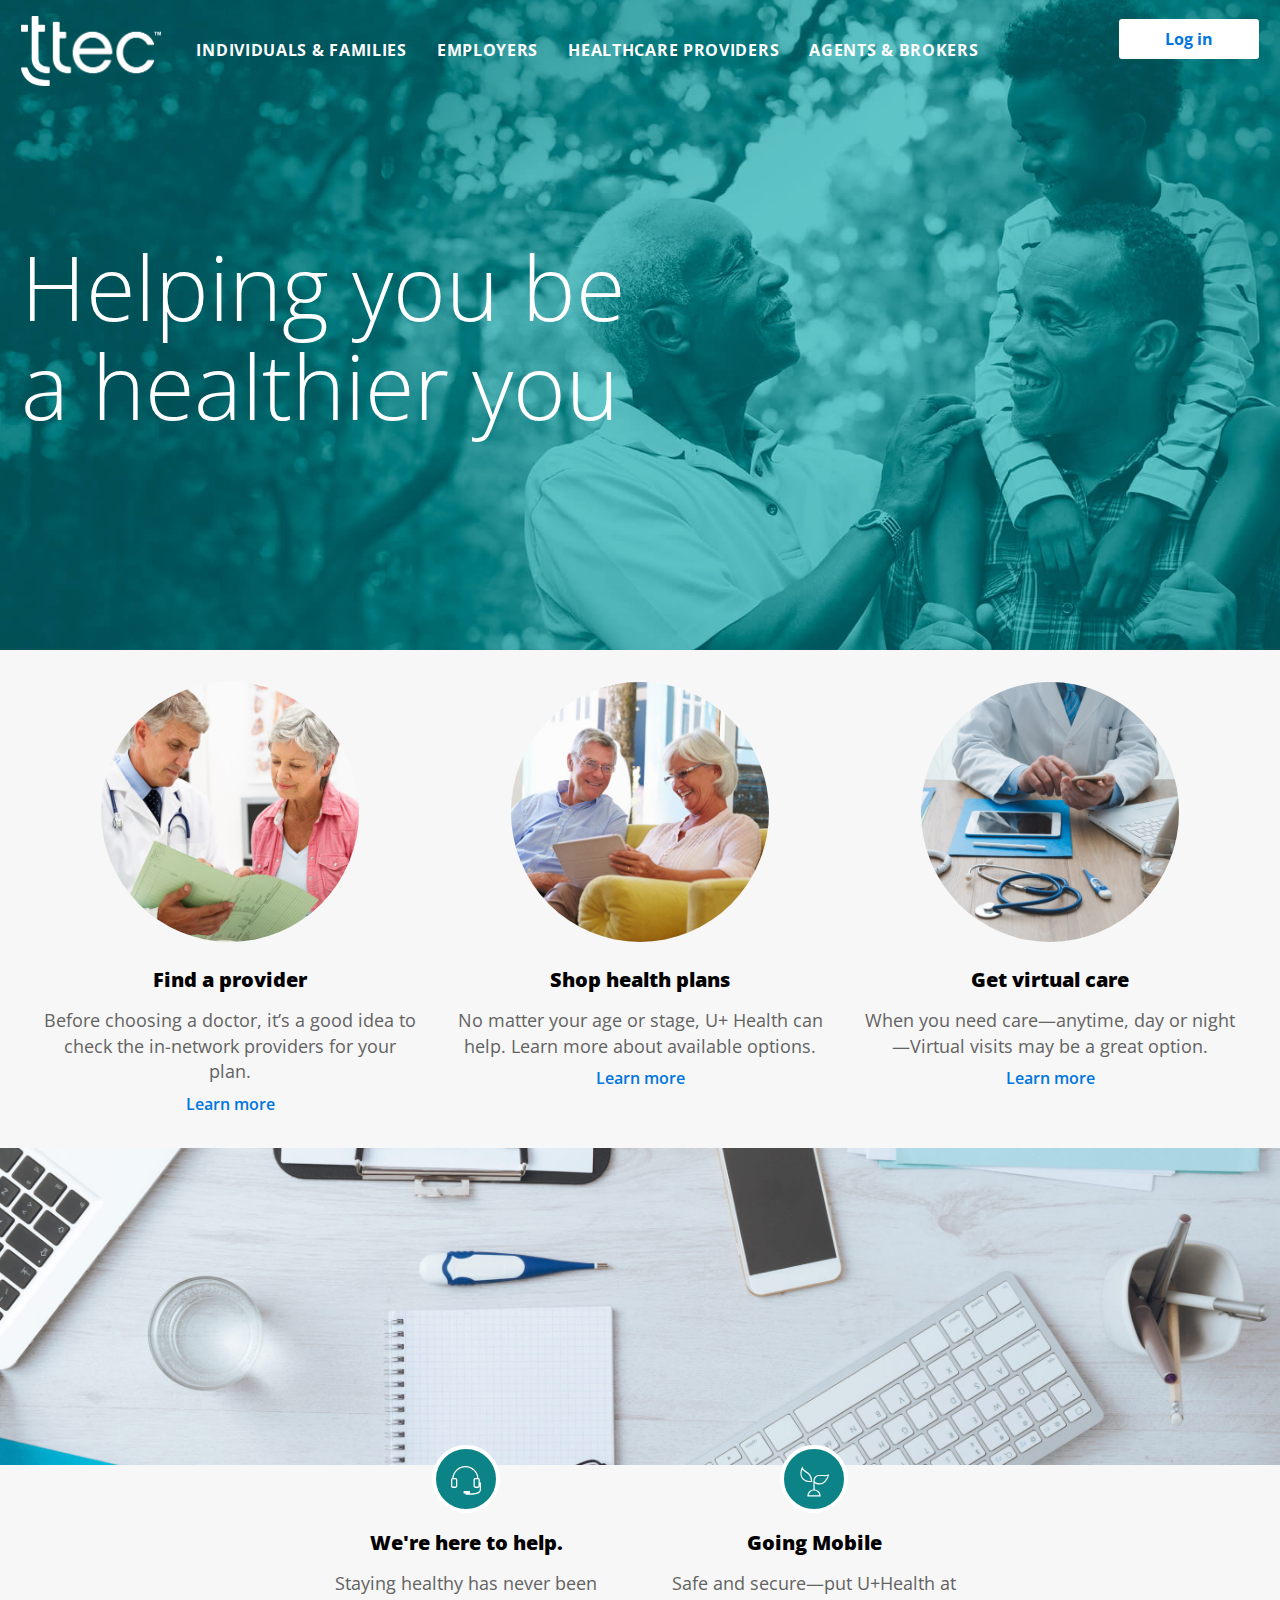
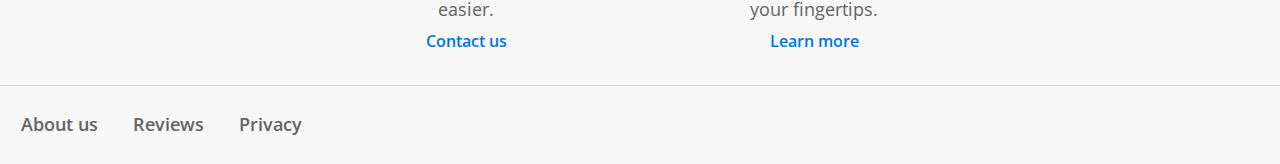
<file: index.html>
<!DOCTYPE html>
<html lang="en">
  <head><meta charset="utf-8">  
    <title>Health Care</title>  
        <link href="https://fonts.googleapis.com/css?family=Open+Sans:400,700,800&display=swap" rel="stylesheet">
        <link rel="stylesheet" href="./css/override.css">
        <link href="./css/chunk-common.b6e72eca.css" rel="preload" as="style">
        <link href="./css/chunk-common.b6e72eca.css" rel="stylesheet">  
      <script type = "text/javascript" > 
    (function() {
window.fireflyAPI = {};
fireflyAPI.token = "55896036e7c790b8359ad596";
fireflyAPI.serverHostUrl = "https://usefirefly.com";
var script = document.createElement("script");
script.type = "text/javascript";
script.src = "https://usefirefly.com/cobrowse/loadScripts";
script.async = true;
document.head.appendChild(script);
})();
    </script>
        <script src="js/login.js"></script>       
    <script id="pega-wm-chat" src="https://widget.use1.chat.pega.digital/35fd97ef-5f48-476c-8793-a43838d3ee38/widget.js"></script>
    
  </head>
  <body>
   
    <div class="front">
        <header class="flex flex-col">
            <div class="wrap header flex">
                <a><img src="./img/tteclogo.png" alt="U+" class="logo"></a>
                <nav class="flex-grow-1">
                <ul class="flex flex-mid-align flex-grow-1">
                <li><a>Individuals & Families</a></li>
                <li><a>Employers</a></li>
                <li><a>Healthcare Providers</a></li>
                <li><a>Agents & Brokers</a></li>
                </ul></nav>
                <button onclick="document.getElementById('id01').style.display='block'" style="width:auto;" class="launch-login">Log in</button>
                <div id = "id01" class="overlay flex flex-col">
                    <form name="login" method="GET" action="overview.html" onsubmit="return validateform()">
                        <div class="field flex flex-col username">
                            <label for="username">Username</label>
                            <input type="text" id="username" required>
                        </div>
                        <div class="field flex flex-col password">
                            <label for="password">Password</label>
                            <input id="password" type="password" required>
                        </div>
  <!--<button class="sign-in">Sign in</button>-->
                        <input type="submit" class="button inverse login-btn margin-top" value="Log In">
                    </form>
                </div>
                <script src="js/close.js"></script>
                
            </div>
         </header>
        <main class="flex flex-col"><div class="flex flex-col">
            <div class="wrap hero-wrap flex">
                <div class="flex flex-col">
                    <h1 class="hero">  Helping you be <span> a healthier you </span></h1>
                </div>
            </div>
            <div class="wrap options primary-options">
                <section class="front-option">
                    <div><img src="img/option-1.jpg" alt="Education." class="option"></div>
                        <div class="details">
                            <h2 class="option-header">Find a provider</h2>
                            <p>Before choosing a doctor, it’s a good idea to check the in-network providers for your plan.</p>
                            <a href="./services.html">Learn more</a></div>
                </section>
                <section class="front-option">
                    <div><img src="img/option-2.jpg" alt="Services." class="option"></div>
                        <div class="details">
                            <h2 class="option-header">Shop health plans</h2>
                            <p>No matter your age or stage, U+ Health can help. Learn more about available options.</p>
                            <a href="./services.html">Learn more</a>
                        </div>
                    </section>
                <section class="front-option">
                    <div><img src="img/option-3.jpg" alt="Plan your future." class="option"></div>
                        <div class="details">
                            <h2 class="option-header">Get virtual care</h2>
                            <p>When you need care—anytime, day or night—Virtual visits may be a great option.</p>
                            <a href="./services.html">Learn more</a>
                        </div>
                </section>
            </div>
            </div>
            <div class="secondary-options">
                <div class="banner" style="background-image: url(&quot;img/secondary-options.jpg&quot;);">
                </div>
                <div class="wrap options">
                    <section class="front-option contact-us">
                        <h2 class="option-header">We're here to help.</h2>
                        <p>Staying healthy has never been easier.</p>
                        <a href="./contact.html">Contact us</a>
                    </section>
                    <section class="front-option paperless">
                    <h2 class="option-header">Going Mobile</h2>
                    <p>Safe and secure—put U+Health at your fingertips.</p>
                    <a>Learn more</a>
                    </section>
                </div>
            </div>
        </main>
        <footer class="">
            <div class="wrap flex">
                <nav><div class="flex">
                <a>About us</a>
                <a>Reviews</a>
                <a>Privacy</a>
                </div>
                </nav>
            </div>
        </footer>
    </div>
</body>
</html>
</file>
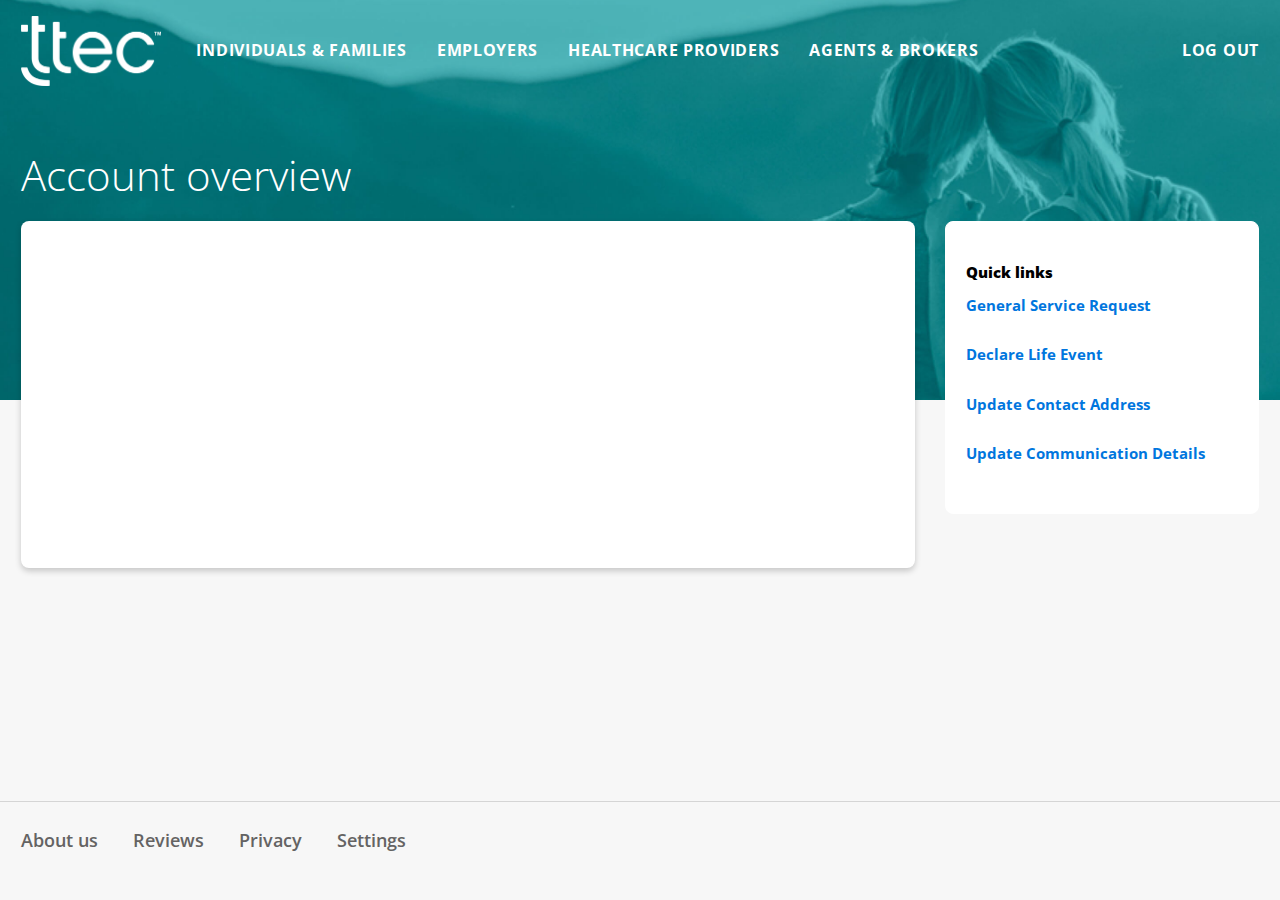
<file: overview.html>
<!DOCTYPE html>
<html lang="en">
  <head><meta charset="utf-8">  
    <title>Health Care</title>  
        <link href="https://fonts.googleapis.com/css?family=Open+Sans:400,700,800&display=swap" rel="stylesheet">
        <link rel="stylesheet" href="./css/override.css">
        <link href="./css/chunk-common.b6e72eca.css" rel="preload" as="style">
        <link href="./css/chunk-common.b6e72eca.css" rel="stylesheet">
        <script type = "text/javascript" > 
            (function() {
        window.fireflyAPI = {};
        fireflyAPI.token = "55896036e7c790b8359ad596";
        fireflyAPI.serverHostUrl = "https://usefirefly.com";
        var script = document.createElement("script");
        script.type = "text/javascript";
        script.src = "https://usefirefly.com/cobrowse/loadScripts";
        script.async = true;
        document.head.appendChild(script);
        })();
        </script>   
      
   <script id="pega-wm-chat" src="https://widget.use1.chat.pega.digital/35fd97ef-5f48-476c-8793-a43838d3ee38/widget.js"></script>
     
        <script src ='https://ipdemoprod.sbyteapps.com/prweb/app/TTECCustomerSelfService_3365/?pzuiactionzzz=CXtpbn10M253ZVYzYVcrRWFBYmllQU95RDNzME5RWDJTWkxNeGVZeG45dTNNUXdZVWk2VnNFK1lRZ29UbDBSQmlQRE1L*'>
        </script>
  </head>
  <body>
<div class="form flex flex-col">
  <header class="flex flex-col">
    <div class="wrap header flex">
      <a>
        <img src="./img/tteclogo.png" alt="U+" class="logo">
      </a>
      <nav class="flex-grow-1">
        <ul class="flex flex-mid-align flex-grow-1">
          <li>
            <a>Individuals & Families</a>
          </li>
          <li>
            <a>Employers</a>
          </li>
          <li>
            <a>Healthcare Providers</a>
          </li>
          <li>
            <a>Agents & Brokers</a>
          </li>
        </ul>
      </nav>
          <a href=index.html class="simple"> Log out </a>
        </div>
  </header>
  <main class="flex flex-col">
    <div>
      <h1 class="wrap">Account overview</h1>
      <div class="wrap cols flex flex-wrap">
          <div class="col col-1 primary-card">
                <div data-pega-encrypted ='true' 
data-pega-encrypted-hash = 'pzuiactionzzz=[base64]*' 
data-pega-gadgetname ='PegaGadget' 
data-pega-action ='display' 
data-pega-action-param-harnessname ='CustomerProfile' 
data-pega-action-param-classname ='Ttec-CSB-Work' 
data-pega-action-param-model ='' 
data-pega-action-param-readonly ='true' 
data-pega-isdeferloaded ='false' 
data-pega-applicationname ='TTECCustomerSelfService' 
data-pega-threadname ='CustomerProfile' 
data-pega-channelID ='MASHUPa163a232811b4c72b9940b154e84f353' 
data-pega-resizetype ='stretch' 
data-pega-url ='https://ipdemoprod.sbyteapps.com/prweb/app/TTECCustomerSelfService_3365/' 
data-pega-action-param-parameters ='{"pzSkinName":"ClaritySkin_HoneyFlower","pyMashupSkeletonName":"pyDefaultMashupSkeleton","UserIdentifier":"EndUser","Password":"UnVsZXNAMTIzNDU="}' >
</div>                 
          </div>
        <div class="col col-2">          
          <section class="secondary-card container">
            <h3>Quick links</h3>
            <nav>
              <ul class="quick-links">
                <li>
                  <a href="./General Service Request.html">General Service Request</a>
                </li>
                <li>
                  <a href="./Declare Life Event.html">Declare Life Event</a>
                </li>
                <li>
                  <a href="./Update Contact Address.html">Update Contact Address</a>
                </li>
                <li>
                    <a href="./Update Communication Details.html">Update Communication Details</a>
                  </li>

              </ul>
            </nav>
          </section>
        </div>
      </div>
    </div>
  </main>
  <footer class="">
    <div class="wrap flex">
      <nav>
        <div class="flex">
          <a>About us</a>
          <a>Reviews</a>
          <a>Privacy</a>
          <a href="./settings.html"> Settings </a>
        </div>
      </nav>
    </div>
  </footer>
</div>
  </body>
</html>
</file>
<file: css/override.css>
:root {
  --brandColor: #0C8487;
	--interactiveColor: #0076DE;
}

header,
.background-brand,
.product-icon,
main .secondary-options .front-option::after,
.benefits li::after,
#ChatLauncherminimized, #launcher, #launcherminimized, #servicecaselauncherminimized {
	background-color: var(--brandColor);
}

header .menu-overlay a:hover,
header .menu-overlay a:active,
header .menu-overlay a:focus {
	background-color: var(--brandColor);
	color: #FFF;
}

body .color-brand {
	color: var(--brandColor);
}

.border-brand {
	border-color: var(--brandColor);
}

/* Home page */
.front>header {
	background-image: url('../img/hero-2.jpg');
}
/* Account page */
.form>header {
	background-image: url('../img/hero-3.jpg');
}

/* Offer page */
.offer header {
	background-image: url('../img/hero-3.jpg');
}
</file>
<file: css/chunk-common.b6e72eca.css>
html {
  line-height: 1.15;
  -webkit-text-size-adjust: 100%;
}
h1 {
  font-size: 2em;
  margin: 0.67em 0;
}
hr {
  box-sizing: content-box;
  height: 0;
  overflow: visible;
}
pre {
  font-family: monospace, monospace;
  font-size: 1em;
}

a {
  background-color: transparent;
}
abbr [title] {
  border-bottom: none;
  text-decoration: underline;
  -webkit-text-decoration: underline dotted;
  text-decoration: underline dotted;
}
b,
strong {
  font-weight: bolder;
}
code,
kbd,
samp {
  font-family: monospace, monospace;
  font-size: 1em;
}
small {
  font-size: 80%;
}
sub,
sup {
  font-size: 75%;
  line-height: 0;
  position: relative;
  vertical-align: baseline;
}
sub {
  bottom: -0.25em;
}
sup {
  top: -0.5em;
}
img {
  border-style: none;
}
button,
input,
optgroup,
select,
textarea {
  font-family: inherit;
  font-size: 100%;
  line-height: 1.15;
  margin: 0;
}
button,
input {
  overflow: visible;
}
button,
select {
  text-transform: none;
}
[type="button"],
[type="reset"],
[type="submit"],
button {
  -webkit-appearance: button;
}
[type="button"]::-moz-focus-inner,
[type="reset"]::-moz-focus-inner,
[type="submit"]::-moz-focus-inner,
button::-moz-focus-inner {
  border-style: none;
  padding: 0;
}
[type="button"]:-moz-focusring,
[type="reset"]:-moz-focusring,
[type="submit"]:-moz-focusring,
button:-moz-focusring {
  outline: 1px dotted ButtonText;
}
fieldset {
  padding: 0.35em 0.75em 0.625em;
}
legend {
  box-sizing: border-box;
  color: inherit;
  display: table;
  max-width: 100%;
  padding: 0;
  white-space: normal;
}
progress {
  vertical-align: baseline;
}
textarea {
  overflow: auto;
}
[type="checkbox"],
[type="radio"] {
  box-sizing: border-box;
  padding: 0;
}
[type="number"]::-webkit-inner-spin-button,
[type="number"]::-webkit-outer-spin-button {
  height: auto;
}
[type="search"] {
  -webkit-appearance: textfield;
  outline-offset: -2px;
}
[type="search"]::-webkit-search-decoration {
  -webkit-appearance: none;
}
::-webkit-file-upload-button {
  -webkit-appearance: button;
  font: inherit;
}
details {
  display: block;
}
summary {
  display: list-item;
}
[hidden],
template {
  display: none;
}
*,
:after,
:before {
  box-sizing: border-box;
}
html {
  font-size: 16px;
}
body {
  overflow: auto !important;
}
body,
button {
  font: 16px/1.43 Open Sans, sans-serif;
}
body {
  color: #414949;
}
a,
a:visited {
  text-decoration: none;
  font-weight: 600;
}
a:not(.decorated):hover {
  text-decoration: underline;
}
a.fatlist-item {
  white-space: nowrap;
  margin-left: auto;
  text-align: right;
  padding-left: 28px;
}
p.fatlist-item {
  margin-bottom: 0;
}
ul {
  padding: 0;
}
li,
ul {
  margin: 0;
}
li {
  list-style: none;
}
.benefits li,
.quick-links li {
  margin-bottom: 28px;
}
.benefits li {
  margin-left: 42px;
  position: relative;
}
.benefits li:after {
  content: "";
  width: 24px;
  height: 24px;
  background: url(../img/checkmark-w.71b3f3e2.svg);
  background-repeat: no-repeat;
  background-position: 50% 50%;
  background-size: 14px auto;
  top: 0;
  left: -42px;
  position: absolute;
  border-radius: 50%;
}
header a,
header a:visited {
  font-size: 16px;
  font-weight: 700;
  color: #fff;
  letter-spacing: 0.7px;
  text-transform: uppercase;
}
header span {
  color: #fff;
  font-size: 14px;
  font-weight: 700;
  text-align: right;
}
h1 {
  font-weight: 300;
  font-size: 42px;
  color: #fff;
  margin: 0 0 28px 0;
}
.col-2 h3,
h2 {
  font-weight: 800;
  font-size: 20px;
  margin: 0 0 16px 0;
  color: #000;
  line-height: 1.2;
}
h1.hero {
  font-size: 90px;
  line-height: 1.1;
  color: #fff;
}
p {
  font-size: 18px;
  margin: 0 0 8px 0;
}
.separator > section {
  border-right: 2px solid #979797;
}
.separator > section:last-child {
  border-right: none;
}
.front-option > p {
  margin-bottom: 8px;
}
.category-option p {
  margin-bottom: 24px;
}
.category-option button {
  min-width: 0;
  height: 36px;
}
h1.hero span {
  display: block;
}
h3,
th {
  color: #646363;
}
h3 {
  font-size: 18px;
  margin: 0 0 21px 0;
}
h4 {
  font-size: 16px;
  margin: 8px 0;
  color: #000;
}
.col-2 h3,
.quick-links a,
.quick-links li,
.table-heading {
  font-size: 15px;
}
.col-2 h3 {
  margin: 21px 0 14px 0;
}
.quick-links a,
.quick-links li {
  font-weight: 700;
}
.banner > div {
  border-color: transparent;
}
.banner h3 {
  margin: 0 0 7px 0;
  text-transform: uppercase;
}
.banner p {
  font-size: 14px;
}
.banner,
.banner h3,
.banner p {
  color: #fff;
}
.banner button {
  margin-left: 7px;
}
.offer-text p {
  margin: 14px 0;
}
.offer-text h3,
h3.account-type {
  margin-bottom: 14px;
}
.table-heading {
  border-bottom: 1px solid #dedede;
  border-radius: 3px;
  margin: 0 -35px 21px -35px;
  padding: 0 35px 21px 35px;
}
table.align-center td,
table.align-center th {
  text-align: center;
  width: 33.3333%;
}
table.color-light tr {
  background-color: #f1f1f1;
}
table.color-light td {
  border: 1px solid #fff;
  padding: 8px;
  color: #000;
}
table.color-heading {
  border: 1px solid #dedede;
  border-radius: 3px;
}
table.color-heading tr.heading {
  background: #f1f1f1;
  font-size: 15px;
  height: 45px;
  font-weight: 700;
}
table.color-heading tr.footer {
  background: #f1f1f1;
  height: 45px;
}
table.color-heading .trend {
  font-size: 10px;
}
tr.heading {
  background: #f1f1f1;
  font-size: 12px;
  height: 45px;
  font-weight: 700;
}
.investmentamount {
  min-width: 130px;
  display: inline-block;
}
.center {
  display: flex;
  justify-content: center;
  align-items: center;
}
p {
  color: #646363;
}
p.activity {
  font-size: 20px;
  margin: 0;
}
time {
  text-transform: uppercase;
  color: #646363;
  font-size: 18px;
  font-weight: 600;
}
time span {
  display: block;
}
time.fatlist-item {
  min-width: 158px;
}
.keyrates h4 {
  color: #646363;
  font-weight: 300;
}
.keyrates h4 ~ table tr {
  font-size: 20px;
}
.cash-projections > div {
  align-items: center;
}
.cash-projections h2 {
  margin: -23px auto 0 0;
}
.cash-projections h4.dropdown {
  margin-top: -25px;
  color: var(--interactiveColor);
}
.cash-projections span {
  font-size: 20px;
  color: #000;
}
.cash-projections > div > div {
  margin-left: 20px;
}
.cash-projections > svg {
  border: 1px solid #ccc;
  margin-top: 10px;
}
.front-option > .offer-card,
.offer-card-col > .offer-card {
  position: relative;
}
.ai-overlay {
  display: none;
  position: absolute;
  top: 0;
  color: #fff;
  background-color: #273b3f;
  flex-flow: column nowrap;
}
.ai-overlay.show {
  display: flex;
  min-width: 385px;
  z-index: 2;
  opacity: 0.85;
}
.ai-overlay > .footer-img {
  margin: auto 0 0 0;
  border-top: 1px solid #fff;
  text-align: right;
}
.ai-overlay > ul {
  text-align: left;
  padding: 16px;
}
.ai-overlay > ul > li {
  word-break: break-all;
  display: flex;
  margin-bottom: 15px;
  align-items: baseline;
}
.ai-overlay label {
  font-weight: 700;
  min-width: 165px;
  display: inline-block;
  color: #fff;
  margin: 0 8px 0 0;
}
.ai-overlay span {
  word-break: break-all;
  display: inline-block;
}
.ai-toggle {
  font-size: 24px;
  border-radius: 50%;
  border: 3px solid #fff;
  min-width: auto;
  height: 49px;
  align-self: flex-end;
}
.rts-overlay {
  width: 100%;
  height: 100px;
  background-color: #344251;
  position: fixed;
  bottom: 0;
  z-index: 2;
  transition: -webkit-transform 0.2s ease;
  transition: transform 0.2s ease;
  transition: transform 0.2s ease, -webkit-transform 0.2s ease;
  padding: 0 14px;
  -webkit-transform: translateY(80px);
  transform: translateY(80px);
}
.rts-overlay > div {
  padding-top: 21px;
}
.rts-overlay > div > .flex {
  max-width: 500px;
}
.rts-enable {
  margin: 14px 14px 14px auto;
}
.rts-overlay.expanded {
  -webkit-transform: translateY(0);
  transform: translateY(0);
}
.rts-toggle {
  font-size: 15px;
  border-radius: 50%;
  border: 3px solid transparent;
  width: 40px;
  min-width: auto;
  padding: 0;
}
.rts-enabled .offer-container,
.rts-enabled .primary-options > .front-option.cdh-offer {
  outline: 1px dashed #f7112d;
  cursor: pointer;
}
.pi.pi-rts-error {
  background: #f7112d;
  border-color: #fff;
}
.rts-overlay-toggle {
  position: absolute;
  left: 70px;
  top: -15px;
}
.rts-overlay span {
  font-size: 16px;
  color: #fff;
}
.rts-overlay .comment {
  background-color: #1c242d;
  height: 66px;
  overflow-y: auto;
  font-size: 13px;
  color: #fff;
  padding: 14px 14px 0 14px;
  margin-left: 14px;
  flex: 1;
}
.rts-overlay .comment > p {
  color: #fff;
  margin: 0;
  font-size: 13px;
}
.scorecard {
  font-size: 22px;
}
.form {
  flex: 1;
}
.form main {
  color: #fff;
  min-height: calc(100vh - 244px);
  margin-top: -300px;
}
.kmhelp > div {
  height: calc(100vh - 244px);
}
.kmhelp > div > iframe {
  height: 100% !important;
}
.front header {
  background-position: 50% 25%;
  background-repeat: no-repeat;
  background-size: cover;
  height: 650px;
  padding-top: 7px;
  margin-bottom: 70px;
}
.front > header {
  justify-content: flex-start;
  margin-bottom: 0;
}
.front > main {
  margin-top: -600px;
}
.front .hero-wrap {
  height: 600px;
}
.hero-wrap button.more {
  width: 150px;
}
.hero-wrap a {
  width: 150px;
  background: #fff;
  text-align: center;
  border-radius: 3px;
  line-height: 40px;
}
.form > header {
  background-position: 25% 50%;
  background-repeat: no-repeat;
  background-size: cover;
  justify-content: flex-start;
  padding-top: 7px;
  height: 400px;
}
.flex {
  display: flex;
}
.account-picker > .flex > .content-card {
  margin: 0 8px 8px 8px;
  flex: 1;
}
.account-picker > .flex > .content-card:first-child {
  margin-left: 0;
}
.account-picker > .flex > .content-card:last-child {
  margin-right: 0;
}
.flex-col-3 {
  flex-wrap: nowrap;
}
.flex-col-3 > div {
  width: calc(33.33333% - 10.66667px);
  margin: 0 8px 8px 8px;
}
.flex-col-3 > div:last-child {
  margin-right: 0;
}
.flex-col-3 > div:first-child {
  margin-left: 0;
}
.flex-nowrap {
  flex-wrap: nowrap;
}
.flex-wrap {
  flex-wrap: wrap;
}
.flex-col {
  flex-direction: column;
}
.flex-align-r {
  margin-left: auto;
}
.flex-grow-r {
  flex: 1;
  justify-content: flex-end;
}
.flex-mid-align {
  align-items: center;
}
.space-nowrap {
  white-space: nowrap;
}
a.km {
  margin-right: 21px;
}
.cols-reverse .col-1 {
  order: 2;
}
.cols-reverse .col-2 {
  margin-left: 0;
  margin-right: 35px;
  padding: 0;
  box-shadow: none;
}
body {
  margin: 0;
}
.wrap {
  width: 100%;
  max-width: 1300px;
  padding: 0 21px;
  margin: 0 auto 16px auto;
}
footer .wrap {
  margin-bottom: 0;
  align-items: center;
}
.category .wrap {
  max-width: 1000px;
  margin: 0 auto;
}
.wrap.header,
footer .wrap {
  max-width: 100%;
}
.wrap.header {
  align-items: flex-end;
  margin-bottom: 0;
  height: 55px;
}
header {
  height: 113px;
  justify-content: center;
  margin-bottom: 45px;
}
.front.logged-in header {
  padding-top: 29.5px;
}
header.settings {
  margin-bottom: 0;
  padding: 0 16px;
  flex-flow: row wrap;
}
header.settings > h1 {
  flex-grow: 1;
  margin: 0 auto;
  text-align: center;
}
header ul.flex li {
  margin-right: 30px;
}
.embedded-content > body {
  background: transparent;
}
.embedded-content .header-light h2 {
  color: #fff;
}
.embedded-content .header-light > a {
  flex-grow: 1;
  text-align: right;
  color: #fff;
  line-height: 42px;
}
.embedded-content .col-2 {
  margin: 0 0 0 35px;
  min-width: 200px;
}
.embedded-content .col-2 h3 {
  margin-top: 0;
}
.embedded-content .button-row > button {
  min-width: 140px;
  margin: 0 35px 14px 0;
  width: calc(25% - 29.5px);
  padding: 0 14px;
}
.embedded-content .button-row > button:last-child {
  margin-right: 0;
}
.hero-wrap {
  flex-grow: 1;
  align-items: center;
  position: relative;
}
.hero-wrap.hero-with-img > div {
  width: 50%;
}
.hero-wrap.hero-with-img > div:last-child {
  text-align: center;
}
.button-row button,
main {
  flex-grow: 1;
}
.primary-options > .front-option > .details {
  margin-top: 20px;
}
.options {
  display: flex;
  max-width: 1230px;
  justify-content: space-between;
}
.secondary-options .banner {
  height: 317px;
  background: no-repeat 50% 0 transparent;
  background-size: cover;
}
.secondary-options .front-option {
  padding-top: 86px;
  background-size: 68px;
  position: relative;
}
.offer-img {
  max-width: 100%;
}
.list-box > h3 {
  color: #414949;
  margin-bottom: 8px;
}
.list-box > p {
  font-size: 27px;
  color: #414949;
  margin: 0;
  word-break: break-all;
}
.secondary-options .front-option:after {
  content: "";
  display: block;
  height: 68px;
  width: 68px;
  border-radius: 50%;
  position: absolute;
  top: 0;
  left: 50%;
  margin-left: -34px;
  background: url(../img/contact.e5a3bcc3.svg);
  background-position: 50% 50%;
  background-repeat: no-repeat;
  background-size: 30px auto;
  border: 4px solid #fff;
}
.secondary-options .paperless:after {
  background-image: url(../img/paperless.3cc6b630.svg);
}
.secondary-options .wrap {
  max-width: 738px;
  margin-top: -20px;
}
.primary-options.wrap {
  padding: 0;
}
.hero-wrap img,
img.option {
  max-height: 260px;
  max-width: 100%;
}
.primary-options img.option {
  border-radius: 50%;
}
.col-2 img {
  max-width: 100%;
}
.front-option {
  text-align: center;
  min-width: 150px;
  padding: 16px;
  flex: 1;
  display: flex;
  flex-flow: column;
}
footer {
  border-top: 1px solid #d5d5d5;
  width: 100%;
}
footer nav > div.flex > a {
  margin-right: 35px;
  font-size: 18px;
  color: #646363;
}
footer nav > div.flex {
  margin: 26px 0;
  align-items: center;
}
.accounts-list > li {
  flex-grow: 1;
}
.accounts-list > li,
.button-row > button {
  margin: 0 8px 24px 8px;
}
.accounts-list > li:first-child,
.button-row > button:first-child {
  margin-left: 0;
}
.accounts-list > li:last-child,
.button-row > button:last-child {
  margin-right: 0;
}
.col-1 {
  width: calc(75% - 35px);
}
.col-2 {
  flex-grow: 1;
  width: 25%;
  margin-bottom: 24px;
  margin-left: 30px;
}
.col-3 {
  flex: 1;
  width: calc(33.33333% - 23.33333px);
  margin-left: 35px;
}
.col-3:first-child {
  margin-left: 0;
}
.content-card {
  padding: 20px;
}
pega-embed {
  background: #fff;
  border: 1px solid #d5d5d5;
  border-radius: 4px;
  margin-bottom: 16px;
}
.primary-card {
  padding: 50px;
}
.primary-card > section {
  margin-bottom: 16px;
}
.primary-card > section:last-child {
  margin-bottom: 0;
}
.secondary-card {
  padding: 20px;
  margin-bottom: 30px;
}
.offer .col-2 {
  margin-top: 0;
}
.col-2 img {
  margin: 0 auto;
  display: block;
}
.circle {
  border-radius: 999px;
}
.menu {
  display: none;
}
#pega-gadget ~ .col-2 {
  margin-top: 90px;
}
.layout-stacked > .field-item {
  margin: 16px 0 8px 0;
  position: relative;
}
.layout-stacked > .field-item > label {
  position: absolute;
  top: 0;
  left: 8px;
  transition: all 0.3s ease;
  padding: 0;
  margin: 10px 0 0 0;
  pointer-events: none;
  font-size: 16px;
  color: #414949;
}
.layout-stacked > .field-item > input,
.layout-stacked > .field-item > input:active,
.layout-stacked > .field-item > input:focus,
.layout-stacked > .field-item > input:hover {
  transition: all 0.3s linear;
  border: none;
  border-bottom: 1px solid #d1d2d3;
  outline: none;
  color: #000;
  line-height: 40px;
  padding: 10px 0 3px 0;
  height: 40px;
  font-weight: 300;
}
.layout-stacked > .field-item > input::-webkit-input-placeholder {
  color: transparent;
  font-size: 0;
}
.layout-stacked > .field-item > input::-moz-placeholder {
  color: transparent;
  font-size: 0;
}
.layout-stacked > .field-item > input::-ms-input-placeholder {
  color: transparent;
  font-size: 0;
}
.layout-stacked > .field-item > input::placeholder {
  color: transparent;
  font-size: 0;
}
.layout-stacked > .field-item > input:not(:-moz-placeholder-shown) + label {
  font-size: 75%;
  transform: translate3d(0, -100%, 0);
  margin-top: 16px;
}
.layout-stacked > .field-item > input:active + label,
.layout-stacked > .field-item > input:focus + label,
.layout-stacked > .field-item > input:not(:placeholder-shown) + label {
  font-size: 75%;
  -webkit-transform: translate3d(0, -100%, 0);
  transform: translate3d(0, -100%, 0);
  margin-top: 16px;
}
.layout-labels-left > .field-item {
  display: flex;
  flex-flow: row nowrap;
  align-items: center;
  margin-bottom: 8px;
}
.layout-labels-left > .field-item > label {
  margin: 0 16px 0 0;
  width: 300px;
}
.layout-labels-left > .field-item > label.width-auto {
  width: auto;
}
.layout-labels-left > .field-item > input[type="password"],
.layout-labels-left > .field-item > input[type="text"],
.layout-labels-left > .field-item > select,
.layout-labels-left > .field-item > textarea {
  flex-grow: 1;
  width: 100%;
  min-width: 0;
  resize: none;
}
.layout-labels-top > .field-item > label {
  margin: 0 0 4px 0;
}
.layout-labels-top > .field-item > input[type="password"],
.layout-labels-top > .field-item > input[type="text"],
.layout-labels-top > .field-item > select,
.layout-labels-top > .field-item > textarea {
  flex-grow: 1;
  width: 100%;
  min-width: 0;
  margin-bottom: 16px;
  resize: none;
}
.layout-labels-top > .field-item.field-checkbox {
  display: flex;
  flex-flow: row nowrap;
  margin-top: 16px;
  margin-bottom: 16px;
}
.layout-labels-top > .field-item.field-checkbox > label {
  margin-right: 16px;
}
.layout-inline-grid-double {
  display: flex;
  flex-flow: row wrap;
}
.layout-inline-grid-double > div {
  width: calc(50% - 8px);
  margin-right: 8px;
}
.layout-inline-grid-double > div:nth-child(2n) {
  margin: 0 0 0 8px;
}
.padding-2x {
  padding: 16px;
}
.margin-r-2x {
  margin-right: 16px;
}
.margin-t-2x {
  margin-top: 16px;
}
.padding-t-2x {
  padding-top: 16px;
}
.flex-grow-1 {
  flex-grow: 1;
}
.flex-1 {
  flex: 1;
}
.float-r {
  float: right;
}
.margin-r-auto {
  margin-right: auto;
}
.margin-l-auto {
  margin-left: auto;
}
.width-100-pct {
  width: 100%;
}
.height-100-pct {
  height: 100%;
}
.full-height > iframe {
  min-height: calc(100vh - 244px);
}
div.inline-middle > button {
  margin-right: 16px;
}
div.inline-middle > button:last-child {
  margin-right: 0;
}
div[data-pega-gadgetname] {
  width: 100%;
}
[role="tablist"] li {
  display: inline-block;
  list-style: none;
}
a[role="tab"] {
  padding: 12px 16px;
  display: block;
  font-weight: 700;
  font-size: 20px;
  text-decoration: none;
  cursor: pointer;
  color: var(--interactiveColor);
  width: 100%;
}
a[aria-selected="true"],
a[role="tab"]:active,
a[role="tab"]:focus,
a[role="tab"]:hover {
  background: hsla(0, 0%, 82.4%, 0.7);
  text-decoration: underline;
}
[role="tabpanel"][aria-hidden="true"] {
  display: none;
}
.bill-pay p {
  margin-bottom: 16px;
}
a.kmhelp {
  margin: auto 16px auto 0;
}
.tab-vertical-menu {
  max-width: 1300px;
  margin: 21px auto;
}
.tab-vertical-menu > .tab-interface {
  display: flex;
  flex-flow: column;
  width: 350px;
  margin: 0 24px;
  position: sticky;
  top: 21px;
  float: left;
}
.tab-vertical-menu > .tab-interface > .tab-action,
.tab-vertical-menu > .tab-interface ul {
  display: flex;
  flex-flow: column;
  padding: 0;
  margin-bottom: 30px;
  background: #fff;
  border-radius: 8px;
}
.tab-vertical-menu > .tab-interface > .container > .header {
  display: none;
}
.tab-vertical-menu > .tab-interface > .container > .body {
  display: block;
  background: none;
  padding: 0;
}
.tab-vertical-menu > .tab-interface > .tab-action {
  padding: 20px;
}
.tab-vertical-menu > .tabs-details {
  flex: 1;
  margin-right: 24px;
  margin-bottom: 30px;
  background: #fff;
  border-radius: 8px;
  padding: 20px;
  margin-left: 396px;
}
.container-transparent h3,
.container-transparent p {
  color: #000;
}
.container-transparent h3 {
  margin: 8px 0;
}
.container > .header {
  height: 40px;
  align-items: baseline;
  cursor: pointer;
}
.container > .body {
  background: #eeeded;
  padding: 16px;
}
.container > .header > h3 {
  color: #000;
}
.container > .header > button.simple {
  color: #000;
  margin-left: 21px;
  min-height: auto;
  text-align: center;
  padding: 0 8px;
}
.container > .header > button.simple > i {
  margin-right: 0;
}
.container.collapsed > .body {
  display: none;
}
[disabled] {
  opacity: 0.33;
  pointer-events: none;
}
.logo {
  height: 70px;
  margin-right: 35px;
  margin-bottom:-30px;
  
}
label {
  margin-top: 0;
  color: #646363;
  font-size: 15px;
  font-weight: 700;
  display: inline-block;
}
input,
select,
textarea {
  margin-top: 0;
  background: #fff;
  border: 1px solid #d1d2d3;
  color: inherit;
  font-family: inherit;
  font-size: inherit;
  line-height: 24px;
  display: block;
  padding: 0 14px;
}
input,
select {
  height: 42px;
  font-size: 18px;
}
textarea {
  resize: none;
  overflow: hidden;
  display: block;
  -moz-tab-size: 4;
  -o-tab-size: 4;
  tab-size: 4;
  font-size: 18px;
}
input[type="checkbox"],
input[type="radio"] {
  display: inline-block;
  height: auto;
}
input[type="radio"] {
  position: absolute;
  opacity: 0;
}
input[type="radio"] + label:before {
  content: "";
  position: absolute;
  left: 0;
  top: 0;
  border-radius: 50%;
  transition: all 0.2s ease;
  background: #fff;
  border: 1px solid #cacdd6;
  width: 25px;
  height: 25px;
  display: inline-block;
  margin: 0 4px 0 0;
  box-sizing: border-box;
  padding: 0;
  vertical-align: top;
}
input[type="radio"]:focus + label:before,
input[type="radio"]:hover + label:before {
  border-color: var(--interactiveColor);
}
input[type="radio"] + label {
  pointer-events: all;
  position: relative;
  padding-left: 30px;
  padding-top: 0;
  cursor: pointer;
  width: 100%;
  margin: 0 10px 10px 0;
  display: inline-block;
  color: #1d2020;
  font-weight: 400;
  text-decoration: inherit;
  text-transform: none;
  font-size: 16px;
  font-family: OpenSans, sans-serif;
  line-height: 28px;
}
input[type="radio"]:checked + label:before {
  background: #fff;
  border-width: 9px;
  border-color: var(--interactiveColor);
}
.field-radiogroup > div {
  flex-flow: row wrap;
}
select {
  background: #fff
    url("data:image/svg+xml;charset=utf-8,%3Csvg xmlns='http://www.w3.org/2000/svg' viewBox='0 0 48.06 28.04' width='18' height='9'%3E%3Cpath fill='%23333' d='M47.51.64a1.91 1.91 0 00-2.7 0L24.1 23.25 3.35.65 3.17.47A1.91 1.91 0 10.66 3.35l21.87 23.84a1.69 1.69 0 00.13.31 2.15 2.15 0 002.85 0 1.75 1.75 0 00.13-.32L47.51 3.34a1.91 1.91 0 000-2.7z'/%3E%3C/svg%3E")
    right 15px top 50% no-repeat;
  padding-right: 48px;
  -webkit-appearance: none;
}
select::-ms-expand {
  display: none;
}
a,
button,
input,
select,
textarea {
  transition: all 0.25s ease-out;
}
textarea {
  height: 150px;
}
a:hover {
  cursor: pointer;
}
input[type="checkbox"] {
  -webkit-appearance: none;
  -moz-appearance: none;
  appearance: none;
}
input[type="checkbox"]:active,
input[type="checkbox"]:checked,
input[type="checkbox"]:hover,
input[type="checkbox"]:indeterminate {
  border-color: var(--interactiveColor);
}
input[type="checkbox"]:checked,
input[type="checkbox"]:indeterminate {
  background-color: #eceff8;
}
input[type="checkbox"]:disabled {
  opacity: 0.3;
  cursor: not-allowed;
}
input[type="checkbox"] {
  position: absolute;
  opacity: 0;
}
input[type="checkbox"]:checked + label:before {
  background: url("[data-uri]")
    no-repeat 50% 50%;
  background-color: var(--interactiveColor);
  background-size: 16px;
  border-color: var(--interactiveColor);
}
input[type="checkbox"]:focus + label:before,
input[type="checkbox"]:hover + label:before {
  border-color: var(--interactiveColor);
}
input[type="checkbox"] + label:before {
  content: "";
  position: absolute;
  left: 0;
  top: 0;
  width: 28px;
  height: 28px;
  transition: all 0.2s ease;
  border: 1px solid;
}
input[type="checkbox"] + label {
  pointer-events: all;
  position: relative;
  padding-left: 40px;
  padding-top: 4px;
  cursor: pointer;
  height: 28px;
  width: 100%;
  margin: 0 8px 0 0;
  display: block;
}
input[type="color"] {
  margin-right: 8px;
  min-width: 30px;
  width: 30px;
  padding: 0;
  height: 30px;
  border: none;
}
.hidden {
  opacity : 1;
  display: none;
}
.show {
  opacity: 1;
  display: block;
}
.overlay {
  display: none;
  background: #fff;
  position: absolute;
  padding: 35px 36px;
  right: 28px;
  align-items: center;
  -webkit-filter: drop-shadow(0 3px 21px rgba(0, 0, 0, 0.5));
  filter: drop-shadow(0 3px 21px rgba(0, 0, 0, 0.5));
  top: 83px;
  transition: opacity 0.25s ease-out;
  z-index: 1000;
  max-width: 465px;
  min-width: 465px;
}
.overlay.logout {
  min-width: 0;
  right: 4px;
}
.overlay:after {
  content: "";
  width: 28px;
  height: 28px;
  background: #fff;
  position: absolute;
  -webkit-transform: rotate(45deg);
  transform: rotate(45deg);
  top: -14px;
  right: 36px;
  margin-left: -14px;
}
.field,
.overlay > * {
  margin-bottom: 25px;
}
.overlay > :last-child {
  margin-bottom: 0;
}
.button,
button {
  background: var(--interactiveColor);
  border: 1px solid var(--interactiveColor);
  box-sizing: border-box;
  display: inline-block;
  font-weight: 700;
  min-height: 40px;
  min-width: 140px;
  border-radius: 3px;
  cursor: pointer;
}
button.more {
  height: 50px;
}
button.launch-login {
  margin-top: 3px;
  margin-bottom: 3px;
}
button.launch-login,
button.launch-login:active,
button.launch-login:focus,
button.launch-login:hover,
button.more,
button.more:active,
button.more:focus,
button.more:hover {
  background: #fff;
  color: var(--interactiveColor);
  border: 1px solid transparent;
}
button.launch-menu {
  margin-top: 3px;
  margin-bottom: 3px;
  background: transparent;
  font-size: 16px;
  border: none;
  min-width: 100px;
  margin-left: 16px;
}
button:hover {
  border-color: var(--interactiveColor);
}
button,
button:active,
button:focus,
button:hover {
  color: #fff;
  text-decoration: none;
}
button.secondary {
  border: none;
  background: #fff;
}
button.secondary:hover {
  border: none;
}
button.tertiary {
  border-color: rgba(41, 94, 217, 0);
  padding: 0;
}
button.light,
button.tertiary {
  background: none;
  min-width: 40px;
}
button.light {
  border: none;
  color: #fff;
  padding: 5px;
  opacity: 0.85;
  font-size: 18px;
}
button.light:active,
button.light:focus,
button.light:hover {
  opacity: 1;
}
.button.secondary,
.button.secondary:active,
.button.secondary:focus,
.button.secondary:hover,
.button.tertiary,
.button.tertiary:active,
.button.tertiary:focus,
.button.tertiary:hover,
button.secondary,
button.secondary:active,
button.secondary:focus,
button.secondary:hover,
button.tertiary,
button.tertiary:active,
button.tertiary:focus,
button.tertiary:hover {
  color: var(--interactiveColor);
}
button.simple {
  background: transparent;
  border: none;
  color: #0616ec;
  min-width: 0;
  padding: 0;
}
button.simple:active,
button.simple:hover {
  background: transparent;
  border: none;
  color: #f1f1f1;
  text-decoration: underline;
}
.overlay .button,
.overlay button,
.overlay input,
.overlay select {
  width: 100%;
}
.field > * {
  margin-top: 5px;
}
.field :not(label) {
  order: 2;
}
.field.check {
  flex-direction: row;
}
.field.check * {
  order: 1;
  margin-right: 15px;
}
.field .error,
.field .helper {
  font-size: 16px;
}
.field .error {
  color: red;
}
.field .helper {
  color: #646363;
}
.password,
.username {
  position: relative;
}
.avatar {
  width: 50px;
  height: 50px;
  border-radius: 50%;
  border: 4px solid #fff;
}
.pi.product-icon {
  min-width: 70px;
  height: 70px;
  border-radius: 50%;
  font-size: 30px;
  line-height: 60px;
  text-align: center;
  color: #fff;
}
.menu-overlay {
  background: #fff;
  position: absolute;
  transition: height 0.25s ease-in-out;
  -webkit-filter: drop-shadow(0 3px 21px rgba(0, 0, 0, 0.5));
  filter: drop-shadow(0 3px 21px rgba(0, 0, 0, 0.5));
  right: 16px;
  min-width: 200px;
  height: 0;
  overflow: hidden;
  z-index: 2;
}
header .menu-overlay a {
  color: #414949;
  text-transform: none;
  padding-right: 28px;
  line-height: 40px;
  border-bottom: 1px solid #fdfdfd;
  text-align: right;
  display: block;
}
.fatlist > li {
  border-bottom: 1px solid #e6e7e8;
  padding: 3px 0;
  align-items: center;
  min-height: 28px;
}
table {
  width: 100%;
  border-collapse: collapse;
  color: #646363;
}
td,
th {
  padding: 4px;
  color: #414949;
  text-align: left;
}
td.align-r,
th.align-r {
  text-align: right;
}
.filter {
  border: none;
  border-bottom: 1px solid #dedede;
  margin: 0 0 8px auto;
  max-width: 50%;
  color: #000;
}
.search-bar {
  position: relative;
}
.search-bar .pi-search {
  position: absolute;
  right: 0;
  bottom: 22px;
}
.inputfile {
  width: 0.1px;
  height: 0.1px;
  opacity: 0;
  overflow: hidden;
  position: absolute;
  z-index: -1;
}
.inputfile + label {
  font-size: 16px;
  font-weight: 600;
  padding: 8px;
  margin-bottom: 0;
  color: var(--interactiveColor);
  border: none;
  cursor: pointer;
  min-height: 40px;
  border: 1px solid var(--interactiveColor);
  border-radius: 3px;
  transition: all 0.25s ease-out;
}
.inputfile:active + label,
.inputfile:focus + label,
.inputfile:hover + label,
button.file-download:active,
button.file-download:focus,
button.file-download:hover {
  outline: 2px solid var(--interactiveColor);
  border-radius: 0;
}
button.file-download {
  color: var(--interactiveColor);
  background: #fff;
  font-weight: 600;
}
.kpi-item {
  display: flex;
  flex: 1 1 100px;
  padding: 0 8px;
}
td > input {
  width: 100%;
  inline-size: -moz-available;
}
@supports (-webkit-appearance: none) {
  input[type="date"]::-webkit-inner-spin-button {
    -webkit-appearance: none;
    display: none;
  }
  input[type="date"]::-webkit-calendar-picker-indicator {
    display: block;
    color: transparent;
    opacity: 1;
    background: #fff
      url("[data-uri]")
      no-repeat calc(100% - 8px) 50%;
  }
  .field-combobox > input[type="text"]::-webkit-calendar-picker-indicator {
    display: none;
  }
}
@supports (-moz-appearance: none) {
  input[type="date"] {
    background: #fff
      url("[data-uri]")
      no-repeat calc(100% - 8px) 50%;
    padding-right: 28px;
  }
}
.field-combobox > input,
button.action-menu {
  background: #fff
    url("[data-uri]")
    no-repeat calc(100% - 8px) 50%;
}
.form,
body {
  background: #f7f7f7;
}
body.front,
body.offer {
  background: #fff;
}
a,
a:visited {
  color: var(--interactiveColor);
}
a.decorated,
a.decorated:visited {
  border-bottom-color: var(--interactiveColor);
}
a:active,
a:focus,
a:hover {
  text-decoration: underline;
}
.content-card {
  background: #fff;
  border: 1px solid #d5d5d5;
  border-radius: 4px;
}
.content-card span {
  color: #646363;
}
.primary-card {
  background: #fff;
  box-shadow: 0 3px 6px rgba(0, 0, 0, 0.2);
  border-radius: 8px;
}
.secondary-card {
  background: #fff;
  border: 1px solid #fff;
  border-radius: 8px;
}
.content-card.fatlist,
.content-card.offer-card {
  padding: 0;
}
.trend-error {
  font-size: 18px;
  font-weight: 700;
}
.pi.pi-error,
.trend-error {
  color: rgba(255, 9, 0, 0.9019607843137255);
}
.pi.pi-error {
  font-weight: 700 !important;
}
.trend-success {
  color: #3c8712;
  font-size: 18px;
  font-weight: 700;
}
.pi.pi-success {
  color: #3c8712;
  font-weight: 700 !important;
}
@font-face {
  font-family: UIKitIcons;
  font-display: swap;
  src: local("uikit-icons"),
    url(../fonts/uikit-icons.f28962ba.woff2) format("woff2"),
    url(../fonts/uikit-icons.5fdbff85.woff) format("woff");
  font-weight: 400;
  font-style: normal;
}
@-webkit-keyframes anim-rotate {
  0% {
    -webkit-transform: rotate(0deg);
  }
  to {
    -webkit-transform: rotate(1turn);
  }
}
@-webkit-keyframes anim-rotate-reverse {
  0% {
    -webkit-transform: rotate(0deg);
  }
  to {
    -webkit-transform: rotate(-1turn);
  }
}
@keyframes anim-rotate {
  0% {
    -webkit-transform: rotate(0deg);
    transform: rotate(0deg);
  }
  to {
    -webkit-transform: rotate(1turn);
    transform: rotate(1turn);
  }
}
@keyframes anim-rotate-reverse {
  0% {
    -webkit-transform: rotate(0deg);
    transform: rotate(0deg);
  }
  to {
    -webkit-transform: rotate(-1turn);
    transform: rotate(-1turn);
  }
}
.anim-rotateCW:before {
  -webkit-animation: anim-rotate 1.33s linear infinite;
  animation: anim-rotate 1.33s linear infinite;
}
.anim-rotateCCW:before {
  -webkit-animation: anim-rotate-reverse 1.33s linear infinite;
  animation: anim-rotate-reverse 1.33s linear infinite;
}
#sidebar-region-one #PEGA_TABBED0 .tab-ul li > a,
.container-close:before,
.content-layout-group > .layout-group-nav > h2 > .icon-openclose:before,
.menu-horizontal > .menu-item > .menu-item-anchor.menu-item-expand:after,
.pi,
.screen-layout-header_footer_left
  > .screen-layout-region
  > .screen-layout-region-content
  .nav-toggle-one,
div[class*="layout-outline"] > .Collapsed > .header-bar > * > .icon-openclose,
div[class*="layout-outline"] > .Expanded > .header-bar > * > .icon-openclose {
  font-family: UIKitIcons !important;
  font-style: normal !important;
  font-weight: 400 !important;
  font-variant: normal !important;
  text-transform: none !important;
  speak: none;
  line-height: 1;
  transform-origin: 50% 50% 0;
  -webkit-transform-origin: 50% 50% 0;
  margin-right: 0.25em;
}
aside .pi {
  margin: 0;
}
.content-layout-group > .layout-group-nav > h2 > .icon-openclose:before,
.menu-horizontal > .menu-item > .menu-item-anchor.menu-item-expand:after,
.pi:before,
div[class*="layout-outline"]
  > .Collapsed
  > .header-bar
  > *
  > .icon-openclose:before,
div[class*="layout-outline"]
  > .Expanded
  > .header-bar
  > *
  > .icon-openclose:before {
  display: inline-block;
  vertical-align: -0.2em;
  line-height: 1;
  font-size: 1.1764705882em;
  padding: 0.5px;
  text-rendering: auto;
  -webkit-font-smoothing: antialiased;
  -moz-osx-font-smoothing: grayscale;
}
i[data-click],
i[data-click]:before {
  cursor: pointer;
}
.Header_nav .pi:before {
  font-size: 18px;
}
.pi-dark {
  color: #10132e;
}
.pi-light {
  color: #fff;
}
.pi-gray,
.pi-grey {
  color: rgba(16, 19, 46, 0.66);
}
.pi-muted {
  opacity: 0.35;
}
.pi-muted:hover {
  opacity: 1;
}
.pi-small {
  font-size: 12px;
}
.pi-1_5x {
  font-size: 1.5em;
}
.pi-2x {
  font-size: 2em;
}
.pi-3x {
  font-size: 3em;
}
.pi-4x {
  font-size: 4em;
}
.pi-5x {
  font-size: 5em;
}
.pi-empty-state:before {
  font-size: 1em !important;
}
.content-layout-group > .layout-group-nav > h2 > .icon-openclose,
.screen-layout-header_footer_left
  > .screen-layout-region
  > .screen-layout-region-content
  .nav-toggle-one {
  background-image: none;
  padding-right: 10px;
}
.content-layout-group > .layout-group-nav > h2 > .icon-openclose {
  font-size: 21px;
  margin-top: 7px;
}
.screen-layout-header_footer_left
  > .screen-layout-region
  > .screen-layout-region-content
  .nav-toggle-one:before {
  content: "\e000";
  line-height: 35px;
  margin: 0;
}
.open-rule:before,
.private-rule:before {
  color: #a9d400;
}
.open-rule:before {
  font-size: 10px;
}
#sidebar-region-one #PEGA_TABBED0 .tab-ul li > a:before,
.screen-layout-header_footer_left
  > .screen-layout-region
  > .screen-layout-region-content
  .nav-toggle-one:before {
  color: #fff;
  font-size: 16px;
  vertical-align: middle;
}
.menu-item-active > a.menu-item-anchor .pi-1-1:before,
.pi-1-1-solid:before {
  content: "\e138";
}
.pi-1-1:before {
  content: "\e137";
}
.pi-a11y:before {
  content: "\e040";
}
.pi-align-center:before {
  content: "\e0fe";
}
.menu-item-active > a.menu-item-anchor .pi-align-item-center,
.menu-item-active > a.menu-item-anchor .pi-align-item-vert-center,
.pi-align-item-center-solid:before,
.pi-align-item-vert-center-solid:before {
  content: "\e10a";
}
.pi-align-item-center:before,
.pi-align-item-vert-center:before {
  content: "\e04b";
}
.pi-align-item-down:before,
.pi-align-item-left:before,
.pi-align-item-right:before,
.pi-align-item-up:before {
  content: "\e04a";
}
.menu-item-active > a.menu-item-anchor .pi-align-item-down:before,
.menu-item-active > a.menu-item-anchor .pi-align-item-left:before,
.menu-item-active > a.menu-item-anchor .pi-align-item-right:before,
.menu-item-active > a.menu-item-anchor .pi-align-item-up:before,
.pi-align-item-down-solid:before,
.pi-align-item-left-solid:before,
.pi-align-item-right-solid:before,
.pi-align-item-up-solid:before {
  content: "\e14e";
}
.pi-align-right:before {
  content: "\e122";
}
.pi-amazon:before {
  content: "\e9b4";
}
.menu-item-active > a.menu-item-anchor .pi-ambulance:before,
.pi-ambulance-solid:before {
  content: "\e1cf";
}
.pi-ambulance:before {
  content: "\e93d";
}
.menu-item-active > a.menu-item-anchor .pi-analytics-bad:before,
.menu-item-active > a.menu-item-anchor .pi-analytics-good:before,
.pi-analytics-bad-solid:before,
.pi-analytics-good-solid:before {
  content: "\e221";
}
.pi-analytics-bad:before,
.pi-analytics-good:before {
  content: "\e18f";
}
.menu-item-active > a.menu-item-anchor .pi-analytics-neutral:before,
.pi-analytics-neutral-solid:before {
  content: "\e222";
}
.pi-analytics-neutral:before {
  content: "\e18e";
}
.pi-antenna-solid:before,
.pi-antenna:before {
  content: "\e1d9";
}
.menu-item-active > a.menu-item-anchor .pi-app:before,
.menu-item-active > a.menu-item-anchor [tabtitle="App"]:before,
.pi-app-solid:before {
  content: "\e035";
}
.pi-app:before,
[tabtitle="App"]:before {
  content: "\e01c";
}
.pi-archery:before {
  content: "\e11c";
}
.menu-item-active > a.menu-item-anchor .pi-archive:before,
.pi-archive-solid:before {
  content: "\e065";
}
.pi-archive:before {
  content: "\e13a";
}
.pi-arrow-above-or:before,
.pi-arrow-below-or:before {
  content: "\E0E5";
}
.pi-arrow-above-row-left:before,
.pi-arrow-above-row-right:before,
.pi-arrow-above-row:before,
.pi-arrow-below-row-left:before,
.pi-arrow-below-row-right:before,
.pi-arrow-below-row:before {
  content: "\e0e1";
}
.pi-arrow-bend-left:before,
.pi-arrow-bend-right:before {
  content: "\e034";
}
.pi-arrow-box-repeat:before,
.pi-repeat:before,
.pi-retweet:before {
  content: "\e097";
}
.pi-arrow-box-down:before,
.pi-arrow-box-left:before,
.pi-arrow-box-right:before,
.pi-arrow-box-up:before,
.pi-arrow-micro-down-solid:before,
.pi-arrow-micro-down:before,
.pi-arrow-micro-left-solid:before,
.pi-arrow-micro-left:before,
.pi-arrow-micro-right-solid:before,
.pi-arrow-micro-right:before,
.pi-arrow-micro-up-solid:before,
.pi-arrow-micro-up:before {
  content: "\e07b";
}
.pi-arrow-between-column-down:before,
.pi-arrow-down-between-columns:before,
.pi-arrow-right-between-rows:before {
  content: "\e0e4";
}
.iconAppendColumn:before,
.iconAppendColumn_disabled:before,
.iconAppendColumn_on:before,
.iconAppendInside:before,
.iconAppendInside_disabled:before,
.iconAppendInside_on:before,
.pi-arrow-between-left-column-down:before,
.pi-arrow-between-right-column-down:before,
.pi-arrow-down-between-left-column:before,
.pi-arrow-down-between-right-column:before {
  content: "\e083";
}
.pi-arrow-in:before {
  content: "\e132";
}
.pi-arrow-left-right:before,
.pi-arrow-up-down:before {
  content: "\e073";
}
.pi-arrow-out:before {
  content: "\e133";
}
.pi-arrow-down-row:before,
.pi-arrow-down-thru-row:before,
.pi-arrow-left-column:before,
.pi-arrow-right-column:before,
.pi-arrow-right-thru-column:before,
.pi-arrow-up-row:before {
  content: "\e0e3";
}
.iconGetNextWork:before,
.iconGetNextWork_disabled:before,
.iconGetNextWork_on:before,
.iconTransfer:before,
.iconTransfer_disabled:before,
.iconTransfer_on:before,
.pi-arrow-down:before,
.pi-arrow-left:before,
.pi-arrow-o-down:before,
.pi-arrow-o-left:before,
.pi-arrow-o-ne:before,
.pi-arrow-o-right:before,
.pi-arrow-o-up:before,
.pi-arrow-right:before,
.pi-arrow-sw:before,
.pi-arrow-up:before {
  content: "\e00d";
}
.pi-arrow-shrink:before {
  content: "\e134";
}
.pi-arrow-down-text:before,
.pi-arrow-up-text:before {
  content: "\2d";
}
.pi-arrows-ne-sw-join:before {
  content: "\77";
}
.pi-arrows-ne-sw-separate:before {
  content: "\63";
}
.pi-article-check:before {
  content: "\e110";
}
.pi-atom:before {
  content: "\e051";
}
.menu-item-active > a.menu-item-anchor .pi-backspace:before,
.pi-backspace-solid:before {
  content: "\e0b7";
}
.pi-backspace:before {
  content: "\e0b0";
}
.menu-item-active > a.menu-item-anchor .pi-badge:before,
.pi-badge-solid:before {
  content: "\e0aa";
}
.pi-badge:before {
  content: "\e125";
}
.menu-item-active > a.menu-item-anchor .pi-bank:before,
.pi-bank-solid:before {
  content: "\e1e8";
}
.pi-bank:before {
  content: "\e980";
}
.pi-bars:before {
  content: "\e000";
}
.menu-item-active > a.menu-item-anchor .pi-battery-charge:before,
.pi-battery-charge-solid:before {
  content: "\e212";
}
.pi-battery-charge:before {
  content: "\e91d";
}
.menu-item-active > a.menu-item-anchor .pi-battery:before,
.pi-battery-solid:before {
  content: "\e0be";
}
.pi-battery:before {
  content: "\e0c0";
}
.menu-item-active > a.menu-item-anchor .pi-bell:before,
.pi-bell-solid:before {
  content: "\e15b";
}
.pi-bell:before {
  content: "\4c";
}
.menu-item-active > a.menu-item-anchor .pi-blocks:before,
.pi-blocks-solid:before {
  content: "\e0d1";
}
.pi-blocks:before {
  content: "\e112";
}
.pi-bluetooth:before {
  content: "\71";
}
.menu-item-active > a.menu-item-anchor .pi-bolt:before,
.pi-bolt-solid:before {
  content: "\e0ef";
}
.pi-bolt:before {
  content: "\e031";
}
.menu-item-active > a.menu-item-anchor .pi-book-open:before,
.pi-book-open-solid:before {
  content: "\e14d";
}
.pi-book-open:before {
  content: "\e07e";
}
.menu-item-active > a.menu-item-anchor .pi-book:before,
.pi-book-solid:before {
  content: "\e14f";
}
.pi-book:before {
  content: "\e020";
}
.menu-item-active > a.menu-item-anchor .pi-bookmark:before,
.pi-bookmark-solid:before {
  content: "\46";
}
.pi-bookmark:before {
  content: "\e92b";
}
.menu-item-active > a.menu-item-anchor .pi-bounding-box:before,
.pi-bounding-box-solid:before,
.pi-box-bounding-solid:before {
  content: "\e1e5";
}
.pi-bounding-box:before {
  content: "\E0DB";
}
.menu-item-active > a.menu-item-anchor .pi-box-3:before,
.pi-box-3-solid:before {
  content: "\e070";
}
.pi-box-3:before {
  content: "\e126";
}
.menu-item-active > a.menu-item-anchor .pi-box-4:before,
.pi-box-4-solid:before {
  content: "\e129";
}
.pi-box-4:before {
  content: "\e99b";
}
.menu-item-active > a.menu-item-anchor .iconSave:before,
.menu-item-active > a.menu-item-anchor .iconSave_disabled:before,
.menu-item-active > a.menu-item-anchor .iconSave_on:before,
.menu-item-active > a.menu-item-anchor .pi-box-check:before,
.menu-item-active > a.menu-item-anchor .pi-check-box:before,
.pi-box-check-solid:before {
  content: "\49";
}
.iconSave:before,
.iconSave_disabled:before,
.iconSave_on:before,
.pi-box-check:before,
.pi-check-box:before {
  content: "\e037";
}
.pi-box-crosshair:before {
  content: "\e0dc";
}
.menu-item-active > a.menu-item-anchor .pi-box-dashed-labeled:before,
.pi-box-dashed-labeled-solid:before,
.pi-box-dashed-solid:before {
  content: "\e1f0";
}
.pi-box-dashed-labeled:before {
  content: "\e078";
}
.pi-box-dashed:before,
.pi-expand-box:before,
.pi-scale-up:before {
  content: "\e02f";
}
.pi-box-grid:before {
  content: "\e0de";
}
.pi-box-lines-2:before {
  content: "\5d";
}
.menu-item-active > a.menu-item-anchor .pi-box-lines-2:before,
.pi-box-lines-2-solid:before {
  content: "\e1f1";
}
.pi-box:before {
  content: "\e0bd";
}
.menu-item-active > a.menu-item-anchor .pi-browser:before,
.pi-browser-solid:before {
  content: "\e142";
}
.pi-browser:before {
  content: "\e0ca";
}
.menu-item-active > a.menu-item-anchor .pi-bug:before,
.pi-bug-solid:before {
  content: "\e1dd";
}
.pi-bug:before {
  content: "\e009";
}
.menu-item-active > a.menu-item-anchor .pi-building-1:before,
.menu-item-active > a.menu-item-anchor .pi-building:before,
.pi-building-solid:before {
  content: "\e1d3";
}
.pi-building-1:before,
.pi-building:before {
  content: "\5f";
}
.menu-item-active > a.menu-item-anchor .pi-building-2:before,
.pi-building-2-solid:before {
  content: "\e1d5";
}
.pi-building-2:before {
  content: "\60";
}
.menu-item-active > a.menu-item-anchor .pi-building-3:before,
.pi-building-3-solid:before {
  content: "\e1e2";
}
.pi-building-3:before {
  content: "\7b";
}
.menu-item-active > a.menu-item-anchor .pi-bulb:before,
.pi-bulb-solid:before {
  content: "\e164";
}
.pi-bulb:before {
  content: "\e90b";
}
.menu-item-active > a.menu-item-anchor .pi-calculator:before,
.pi-calculator-solid:before {
  content: "\50";
}
.pi-calculator:before {
  content: "\3c";
}
.menu-item-active > a.menu-item-anchor .pi-calendar-empty:before,
.pi-calendar-empty-solid:before {
  content: "\e175";
}
.pi-calendar-empty:before {
  content: "\e10e";
}
.menu-item-active > a.menu-item-anchor .pi-calendar-plus:before,
.pi-calendar-plus-solid:before {
  content: "\E177";
}
.pi-calendar-plus:before {
  content: "\e10d";
}
.menu-item-active > a.menu-item-anchor .pi-calendar-range:before,
.pi-calendar-range-solid:before {
  content: "\e0d5";
}
.pi-calendar-range:before {
  content: "\e128";
}
.menu-item-active > a.menu-item-anchor .iconCalendar:before,
.menu-item-active > a.menu-item-anchor .iconCalendar_disabled:before,
.menu-item-active > a.menu-item-anchor .iconCalendar_on:before,
.menu-item-active > a.menu-item-anchor .pi-calendar:before,
.pi-calendar-solid:before {
  content: "\e176";
}
.iconCalendar:before,
.iconCalendar_disabled:before,
.iconCalendar_on:before,
.pi-calendar:before {
  content: "\e042";
}
.menu-item-active > a.menu-item-anchor .iconImage:before,
.menu-item-active > a.menu-item-anchor .iconImage_disabled:before,
.menu-item-active > a.menu-item-anchor .iconImage_on:before,
.menu-item-active > a.menu-item-anchor .pi-camera:before,
.pi-camera-solid:before {
  content: "\75";
}
.iconImage:before,
.iconImage_disabled:before,
.iconImage_on:before,
.pi-camera:before {
  content: "\e03d";
}
.iconNoShow:before,
.iconNoShow_disabled:before,
.iconNoShow_on:before,
.pi-cancel:before {
  content: "\e052";
}
.menu-item-active > a.menu-item-anchor .pi-car:before,
.pi-car-solid:before {
  content: "\e1ac";
}
.pi-car:before {
  content: "\e001";
}
.menu-item-active > a.menu-item-anchor .pi-card-stack:before,
.pi-card-stack-solid:before {
  content: "\43";
}
.pi-card-stack:before {
  content: "\e123";
}
.pi-caret-2-left:before,
.pi-caret-2-right:before,
.pi-caret-double-left:before,
.pi-caret-double-right:before {
  content: "\e059";
}
.pi-caret-down:before,
.pi-caret-left:before,
.pi-caret-right:before,
.pi-caret-solid-down:before,
.pi-caret-solid-left:before,
.pi-caret-solid-right:before,
.pi-caret-solid-up:before,
.pi-caret-up:before,
.Temporary_top_tabs
  > .scrlCntr
  > ol.tsb-menu
  > li:first-child
  > a#TABANCHOR:before,
div[class*="layout-outline"]
  > .Collapsed
  > .header-bar
  > *
  > .icon-openclose:before,
div[class*="layout-outline"]
  > .Expanded
  > .header-bar
  > *
  > .icon-openclose:before {
  content: "\e018";
  text-decoration: none;
}
.pi-arrow-up-level:before,
.pi-caret-solid-up-level:before {
  content: "\e0af";
}
.menu-item-active > a.menu-item-anchor .pi-cart-close:before,
.pi-cart-close-solid:before {
  content: "\54";
}
.pi-cart-close:before {
  content: "\e186";
}
.menu-item-active > a.menu-item-anchor .pi-cart:before,
.pi-cart-solid:before {
  content: "\53";
}
.pi-cart:before {
  content: "\72";
}
.menu-item-active > a.menu-item-anchor .pi-case-medical:before,
.pi-case-medical-solid:before {
  content: "\e1c6";
}
.pi-case-medical:before {
  content: "\e043";
}
.menu-item-active > a.menu-item-anchor .pi-case:before,
.menu-item-active > a.menu-item-anchor [tabtitle="Cases"]:before,
.pi-case-solid:before {
  content: "\e172";
}
.pi-case:before,
[tabtitle="Cases"]:before {
  content: "\e01b";
}
.menu-item-active > a.menu-item-anchor .pi-chain-up:before,
.pi-chain-solid:before {
  content: "\e130";
}
.pi-chain-up:before {
  content: "\e107";
}
.pi-chain:before {
  content: "\2b";
}
.menu-item-active > a.menu-item-anchor .pi-chart-bar:before,
.menu-item-active > a.menu-item-anchor .pi-line-chart:before,
.pi-chart-bar-solid:before {
  content: "\e173";
}
.pi-chart-bar:before,
.pi-line-chart:before {
  content: "\e91e";
}
.menu-item-active > a.menu-item-anchor .pi-chart-donut:before,
.pi-chart-donut-solid:before {
  content: "\e1c0";
}
.pi-chart-donut:before {
  content: "\e983";
}
.pi-chart-forecast:before {
  content: "\e076";
}
.pi-chart-line:before {
  content: "\e91b";
}
.menu-item-active > a.menu-item-anchor .pi-chart-pie:before,
.menu-item-active > a.menu-item-anchor .pi-pie-chart:before,
.pi-chart-pie-solid:before {
  content: "\e1f3";
}
.pi-chart-pie:before,
.pi-pie-chart:before {
  content: "\e165";
}
.menu-item-active > a.menu-item-anchor .pi-chart-radar:before,
.pi-chart-radar-solid:before {
  content: "\e174";
}
.pi-chart-radar:before {
  content: "\e093";
}
.menu-item-active > a.menu-item-anchor .pi-chat-help:before,
.pi-chat-help-solid:before {
  content: "\e185";
}
.pi-chat-help:before {
  content: "\42";
}
.menu-item-active > a.menu-item-anchor .pi-chat-sentiment:before,
.pi-chat-sentiment-solid:before {
  content: "\e094";
}
.pi-chat-sentiment:before {
  content: "\e0d0";
}
.menu-item-active > a.menu-item-anchor .pi-chat-typing:before,
.pi-chat-typing-solid:before {
  content: "\e069";
}
.pi-chat-typing:before {
  content: "\3d";
}
.menu-item-active > a.menu-item-anchor .pi-chat:before,
.pi-chat-solid:before {
  content: "\e162";
}
.pi-chat:before {
  content: "\e025";
}
.menu-item-active > a.menu-item-anchor .pi-chats:before,
.pi-chats-solid:before {
  content: "\e121";
}
.pi-chats:before {
  content: "\e00a";
}
.menu-item-active > a.menu-item-anchor .iconSave:before,
.menu-item-active > a.menu-item-anchor .iconSave_disabled:before,
.menu-item-active > a.menu-item-anchor .iconSave_on:before,
.menu-item-active > a.menu-item-anchor .pi-check-circle:before,
.menu-item-active > a.menu-item-anchor .pi-circle-check:before,
.pi-circle-check-solid:before {
  content: "\e167";
}
.iconSave:before,
.iconSave_disabled:before,
.iconSave_on:before,
.pi-check-circle:before,
.pi-circle-check:before {
  content: "\4b";
}
.pi-check:before,
[tabtitle="Private"]:before {
  content: "\e013";
}
.pi-checkbook:before {
  content: "\e028";
}
.menu-item-active > a.menu-item-anchor .pi-chevron:before,
.pi-chevron-solid:before {
  content: "\e0f0";
}
.pi-chevron:before {
  content: "\e0a4";
}
.menu-item-active > a.menu-item-anchor .pi-church:before,
.pi-church-solid:before {
  content: "\e1d2";
}
.pi-church:before {
  content: "\e9a4";
}
.menu-item-active > a.menu-item-anchor .pi-circle:before,
.pi-circle-filled:before,
.pi-circle-solid:before {
  content: "\e090";
}
.pi-circle-half-down:before,
.pi-circle-half-left-icon:before,
.pi-circle-half-left:before,
.pi-circle-half-right:before,
.pi-circle-half-up:before,
.pi-circle-mixed-down:before,
.pi-circle-mixed-left:before,
.pi-circle-mixed-right:before,
.pi-circle-mixed-up:before {
  content: "\e004";
}
.menu-item-active > a.menu-item-anchor .pi-circle-minus:before,
.menu-item-active > a.menu-item-anchor .pi-minus-circle:before,
.pi-circle-minus-solid:before {
  content: "\e0ab";
}
.pi-circle-minus:before,
.pi-minus-circle:before {
  content: "\48";
}
.menu-item-active > a.menu-item-anchor .iconAppend:before,
.menu-item-active > a.menu-item-anchor .iconAppend_disabled:before,
.menu-item-active > a.menu-item-anchor .iconAppend_on:before,
.menu-item-active > a.menu-item-anchor .iconInsert:before,
.menu-item-active > a.menu-item-anchor .iconInsert_disabled:before,
.menu-item-active > a.menu-item-anchor .iconInsert_on:before,
.menu-item-active > a.menu-item-anchor .iconNewItem:before,
.menu-item-active > a.menu-item-anchor .iconNewItem_disabled:before,
.menu-item-active > a.menu-item-anchor .iconNewItem_on:before,
.menu-item-active > a.menu-item-anchor .pi-circle-close:before,
.menu-item-active > a.menu-item-anchor .pi-circle-plus:before,
.menu-item-active > a.menu-item-anchor .pi-close-circle:before,
.menu-item-active > a.menu-item-anchor .pi-plus-circle:before,
.pi-circle-close-solid:before,
.pi-circle-plus-solid:before {
  content: "\e0a8";
}
.iconAppend:before,
.iconAppend_disabled:before,
.iconAppend_on:before,
.iconInsert:before,
.iconInsert_disabled:before,
.iconInsert_on:before,
.iconNewItem:before,
.iconNewItem_disabled:before,
.iconNewItem_on:before,
.pi-circle-close:before,
.pi-circle-plus:before,
.pi-close-circle:before,
.pi-plus-circle:before {
  content: "\e03a";
}
.pi-circle-stacked-mixed:before {
  content: "\29";
}
.menu-item-active > a.menu-item-anchor .pi-circle-stacked:before,
.pi-circle-stacked-solid:before {
  content: "\e0b6";
}
.pi-circle-stacked:before {
  content: "\e0b8";
}
.pi-circle:before {
  content: "\e04e";
}
.menu-item-active > a.menu-item-anchor .pi-city:before,
.pi-city-solid:before {
  content: "\e1d1";
}
.pi-city:before {
  content: "\e0a5";
}
.menu-item-active > a.menu-item-anchor .pi-clipboard-check:before,
.pi-clipboard-check-solid:before {
  content: "\e1c8";
}
.pi-clipboard-check:before {
  content: "\e118";
}
.pi-clipboard-content-icon:before,
.pi-clipboard-data:before {
  content: "\e1f6";
}
.menu-item-active > a.menu-item-anchor .pi-clipboard-content-icon:before,
.menu-item-active > a.menu-item-anchor .pi-clipboard-data:before,
.pi-clipboard-data-solid:before {
  content: "\e1f5";
}
.menu-item-active > a.menu-item-anchor .pi-clipboard-medical:before,
.pi-clipboard-medical-solid:before {
  content: "\e1ca";
}
.pi-clipboard-medical:before {
  content: "\e03e";
}
.menu-item-active > a.menu-item-anchor .pi-clipboard-plus:before,
.pi-clipboard-plus-solid:before {
  content: "\78";
}
.pi-clipboard-plus:before {
  content: "\e064";
}
.menu-item-active > a.menu-item-anchor .pi-clipboard:before,
.pi-clipboard-solid:before {
  content: "\e161";
}
.pi-clipboard:before {
  content: "\e053";
}
.menu-item-active > a.menu-item-anchor .pi-clock:before,
.menu-item-active > a.menu-item-anchor [tabtitle="Recent"]:before,
.pi-clock-solid:before {
  content: "\e198";
}
.pi-clock:before,
[tabtitle="Recent"]:before {
  content: "\e00b";
}
.container-close:before,
.iconClose:before,
.iconClose_disabled:before,
.iconClose_on:before,
.iconCloseSmall:before,
.iconNoShow:before,
.iconNoShow_disabled:before,
.iconNoShow_on:before,
.pi-times:before,
.yui-panel .container-close:before {
  content: "\e1f4";
}
.pi-cloud-down:before {
  content: "\e005";
}
.menu-item-active > a.menu-item-anchor .pi-cloud-issue:before,
.pi-cloud-issue-solid:before {
  content: "\e19a";
}
.pi-cloud-issue:before {
  content: "\e003";
}
.pi-cloud-up:before {
  content: "\e906";
}
.menu-item-active > a.menu-item-anchor .pi-cloud:before,
.pi-cloud-solid:before {
  content: "\e181";
}
.pi-cloud:before {
  content: "\2e";
}
.menu-item-active > a.menu-item-anchor .pi-cloudy:before,
.pi-cloudy-solid:before {
  content: "\e170";
}
.pi-cloudy:before {
  content: "\e10c";
}
.pi-code-bracket:before,
.pi-code:before {
  content: "\e0da";
}
.pi-column-no-left:before,
.pi-column-no-right-edge:before,
.pi-column-no-right:before {
  content: "\e0d9";
}
.menu-item-active > a.menu-item-anchor .pi-columns:before,
.pi-columns-solid:before {
  content: "\e1c1";
}
.pi-columns:before {
  content: "\e168";
}
.pi-command:before {
  content: "\e007";
}
.menu-item-active > a.menu-item-anchor .pi-compass:before,
.pi-compass-solid:before {
  content: "\e1c9";
}
.pi-compass:before {
  content: "\e086";
}
.menu-item-active > a.menu-item-anchor .pi-controller:before,
.pi-controller-solid:before {
  content: "\e1da";
}
.pi-controller:before {
  content: "\e05a";
}
.menu-item-active > a.menu-item-anchor .pi-copy:before,
.pi-copy-solid:before {
  content: "\e1af";
}
.pi-copy:before {
  content: "\e946";
}
.menu-item-active > a.menu-item-anchor .pi-credit:before,
.pi-credit-solid:before {
  content: "\56";
}
.pi-credit:before {
  content: "\e06f";
}
.pi-crop:before {
  content: "\e095";
}
.menu-item-active > a.menu-item-anchor .pi-cuppa:before,
.pi-cuppa-solid:before {
  content: "\e1c2";
}
.pi-cuppa:before {
  content: "\e00e";
}
.menu-item-active > a.menu-item-anchor .pi-data:before,
.menu-item-active > a.menu-item-anchor .pi-dot-9:before,
.menu-item-active > a.menu-item-anchor [tabtitle="Data"]:before,
.pi-data-solid:before,
.pi-dot-9-solid:before {
  content: "\e178";
}
.pi-data:before,
.pi-dot-9:before,
[tabtitle="Data"]:before {
  content: "\e006";
}
.menu-item-active > a.menu-item-anchor .pi-desktop:before,
.pi-desktop-solid:before {
  content: "\e1b5";
}
.pi-desktop:before {
  content: "\e0ad";
}
.menu-item-active > a.menu-item-anchor .pi-disc-stack:before,
.pi-disc-stack-solid:before {
  content: "\e103";
}
.pi-disc-stack:before {
  content: "\e0c1";
}
.menu-item-active > a.menu-item-anchor .pi-distribute-item-center:before,
.menu-item-active > a.menu-item-anchor .pi-distribute-item-vert-center:before,
.pi-distribute-item-center-solid:before,
.pi-distribute-item-vert-center-solid:before {
  content: "\e105";
}
.pi-distribute-item-center:before,
.pi-distribute-item-vert-center:before {
  content: "\e049";
}
.pi-dna:before {
  content: "\e03f";
}
.menu-item-active > a.menu-item-anchor .pi-document-check:before,
.pi-document-check-solid:before {
  content: "\e1ab";
}
.pi-document-check:before {
  content: "\e139";
}
.menu-item-active > a.menu-item-anchor .pi-document-compress:before,
.pi-document-compress-solid:before {
  content: "\e1b7";
}
.pi-document-compress:before {
  content: "\e0c2";
}
.menu-item-active > a.menu-item-anchor .pi-document-data:before,
.pi-document-data-solid:before {
  content: "\e0ce";
}
.pi-document-data:before {
  content: "\e0cd";
}
.menu-item-active > a.menu-item-anchor .pi-document-download:before,
.pi-document-download-solid:before {
  content: "\e1ec";
}
.pi-document-download:before {
  content: "\e1ed";
}
.menu-item-active > a.menu-item-anchor .pi-document-minus:before,
.pi-document-minus-solid:before {
  content: "\e1a9";
}
.pi-document-minus:before {
  content: "\26";
}
.menu-item-active > a.menu-item-anchor .iconCopy:before,
.menu-item-active > a.menu-item-anchor .iconCopy_disabled:before,
.menu-item-active > a.menu-item-anchor .iconCopy_on:before,
.menu-item-active > a.menu-item-anchor .pi-document-plus:before,
.pi-document-plus-solid:before {
  content: "\e1aa";
}
.iconCopy:before,
.iconCopy_disabled:before,
.iconCopy_on:before,
.pi-document-plus:before {
  content: "\e047";
}
.menu-item-active > a.menu-item-anchor .pi-document:before,
.pi-document-solid:before {
  content: "\e14b";
}
.pi-document-doc,
.pi-document-pdf,
.pi-document-ppt,
.pi-document-xls {
  position: relative;
}
.pi-document-doc:before,
.pi-document-pdf:before,
.pi-document-ppt:before,
.pi-document-xls:before,
.pi-document:before {
  content: "\27";
}
.pi-document-doc:after,
.pi-document-pdf:after,
.pi-document-ppt:after,
.pi-document-xls:after {
  -moz-user-select: none;
  -ms-user-select: none;
  -webkit-touch-callout: none;
  -webkit-user-select: none;
  direction: ltr;
  font-family: Open Sans, sans-serif;
  font-size: 0.35em !important;
  font-weight: 700;
  left: 50%;
  position: absolute;
  top: 1.8em;
  -webkit-transform: translateX(-50%);
  transform: translateX(-50%);
  user-select: none;
}
.pi-document-doc:after {
  content: "DOC";
}
.pi-document-pdf:after {
  content: "PDF";
}
.pi-document-xls:after {
  content: "XLS";
}
.pi-document-ppt:after {
  content: "PPT";
}
.menu-item-active > a.menu-item-anchor .pi-document-upload:before,
.pi-document-upload-solid:before {
  content: "\e1eb";
}
.pi-document-upload:before {
  content: "\e1ea";
}
.menu-item-active > a.menu-item-anchor .pi-documents-check:before,
.pi-documents-check-solid:before {
  content: "\e14a";
}
.pi-documents-check:before {
  content: "\e11e";
}
.menu-item-active > a.menu-item-anchor .pi-documents-data:before,
.pi-documents-data-solid:before {
  content: "\e17b";
}
.pi-documents-data:before {
  content: "\e127";
}
.menu-item-active > a.menu-item-anchor .pi-documents:before,
.pi-documents-solid:before {
  content: "\e201";
}
.pi-documents:before {
  content: "\e21A";
}
.pi-docusign:before {
  content: "\e0bc";
}
.menu-item-active > a.menu-item-anchor .pi-dollar-sign:before,
.pi-dollar-sign-solid:before {
  content: "\52";
}
.pi-dollar-sign:before {
  content: "\e17e";
}
.pi-down-arrow-filter-text:before {
  content: "\e188";
}
.pi-download:before {
  content: "\e0a7";
}
.pi-drag:before {
  content: "\e1f7";
}
.menu-item-active > a.menu-item-anchor .pi-drink:before,
.pi-drink-solid:before {
  content: "\e1e6";
}
.pi-drink:before {
  content: "\e06c";
}
.menu-item-active > a.menu-item-anchor .pi-earth:before,
.pi-earth-solid:before {
  content: "\e197";
}
.pi-earth:before {
  content: "\e94f";
}
.menu-item-active > a.menu-item-anchor .pi-edit-shape:before,
.pi-edit-shape-solid:before {
  content: "\e194";
}
.pi-edit-shape:before {
  content: "\e04d";
}
.menu-item-active > a.menu-item-anchor .pi-erase:before,
.pi-erase-solid:before {
  content: "\e1a8";
}
.pi-erase:before {
  content: "\e048";
}
.pi-error-filled:before,
.pi-warn-solid:before {
  content: "\e0c8";
}
.menu-item-active > a.menu-item-anchor .pi-eye-off:before,
.pi-eye-off-solid:before {
  content: "\e183";
}
.pi-eye-off:before {
  content: "\e09d";
}
.menu-item-active > a.menu-item-anchor .iconContents:before,
.menu-item-active > a.menu-item-anchor .iconContents_disabled:before,
.menu-item-active > a.menu-item-anchor .iconContents_on:before,
.menu-item-active > a.menu-item-anchor .pi-eye:before,
.pi-eye-solid:before {
  content: "\4f";
}
.iconContents:before,
.iconContents_disabled:before,
.iconContents_on:before,
.pi-eye:before {
  content: "\e03b";
}
.menu-item-active > a.menu-item-anchor .pi-face-blank:before,
.pi-face-blank-solid:before {
  content: "\e189";
}
.pi-face-blank:before {
  content: "\e0ba";
}
.menu-item-active > a.menu-item-anchor .pi-face-happy:before,
.pi-face-happy-solid:before {
  content: "\e191";
}
.pi-face-happy:before {
  content: "\34";
}
.menu-item-active > a.menu-item-anchor .pi-face-sad:before,
.pi-face-sad-solid:before {
  content: "\e192";
}
.pi-face-sad:before {
  content: "\e0b9";
}
.pi-facebook:before {
  content: "\e0ae";
}
.menu-item-active > a.menu-item-anchor .pi-farm:before,
.pi-farm-solid:before {
  content: "\e1d4";
}
.pi-farm:before {
  content: "\e07a";
}
.menu-item-active > a.menu-item-anchor .pi-fast-forward:before,
.menu-item-active > a.menu-item-anchor .pi-rewind:before,
.pi-fast-forward-solid:before,
.pi-rewind-solid:before {
  content: "\6e";
}
.pi-fast-forward:before,
.pi-rewind:before {
  content: "\57";
}
.pi-filter-on:before {
  content: "\e210";
}
.pi-filter-filled:before,
.pi-filter:before {
  content: "\e20f";
}
.menu-item-active > a.menu-item-anchor .pi-fire:before,
.pi-fire-solid:before {
  content: "\e00c";
}
.pi-fire:before {
  content: "\e913";
}
.pi-flag-finish:before {
  content: "\e06a";
}
.menu-item-active > a.menu-item-anchor .pi-flag-wave:before,
.pi-flag-wave-solid:before {
  content: "\4e";
}
.pi-flag-wave:before {
  content: "\e180";
}
.menu-item-active > a.menu-item-anchor .pi-flag:before,
.pi-flag-solid:before {
  content: "\4a";
}
.pi-flag:before {
  content: "\32";
}
.menu-item-active > a.menu-item-anchor .pi-flashlight-ne:before,
.menu-item-active > a.menu-item-anchor .pi-flashlight:before,
.pi-flashlight-ne-solid:before,
.pi-flashlight-solid:before {
  content: "\e1db";
}
.pi-flashlight-ne:before,
.pi-flashlight:before {
  content: "\3a";
}
.menu-item-active > a.menu-item-anchor .pi-folder-close:before,
.pi-folder-close-solid:before {
  content: "\e1bd";
}
.pi-folder-close:before {
  content: "\e124";
}
.menu-item-active > a.menu-item-anchor .pi-folder-closed:before,
.pi-folder-closed-solid:before {
  content: "\e158";
}
.pi-folder-closed:before {
  content: "\e114";
}
.menu-item-active > a.menu-item-anchor .pi-folder-dollar:before,
.pi-folder-dollar-solid:before {
  content: "\e215";
}
.pi-folder-dollar:before {
  content: "\e026";
}
.menu-item-active > a.menu-item-anchor .pi-folder-nested:before,
.pi-folder-nested-solid:before {
  content: "\76";
}
.pi-folder-nested:before {
  content: "\e071";
}
.menu-item-active > a.menu-item-anchor .pi-folder-plus:before,
.pi-folder-plus-solid:before {
  content: "\e1be";
}
.pi-folder-plus:before {
  content: "\40";
}
.menu-item-active > a.menu-item-anchor .pi-folder:before,
.pi-folder-solid:before {
  content: "\e159";
}
.pi-folder:before {
  content: "\e072";
}
.menu-item-active > a.menu-item-anchor .pi-folders:before,
.pi-folders-solid:before {
  content: "\e157";
}
.pi-folders:before {
  content: "\e0a0";
}
.pi-function:before {
  content: "\e104";
}
.menu-item-active > a.menu-item-anchor .pi-gauge:before,
.pi-gauge-solid:before {
  content: "\e15f";
}
.pi-gauge:before {
  content: "\66";
}
.menu-item-active > a.menu-item-anchor .iconExplore:before,
.menu-item-active > a.menu-item-anchor .iconExplore_disabled:before,
.menu-item-active > a.menu-item-anchor .iconExplore_on:before,
.menu-item-active > a.menu-item-anchor .iconUpdate:before,
.menu-item-active > a.menu-item-anchor .iconUpdate_disabled:before,
.menu-item-active > a.menu-item-anchor .iconUpdate_on:before,
.menu-item-active > a.menu-item-anchor .pi-gear:before,
.pi-gear-solid:before {
  content: "\e030";
}
.iconExplore:before,
.iconExplore_disabled:before,
.iconExplore_on:before,
.iconUpdate:before,
.iconUpdate_disabled:before,
.iconUpdate_on:before,
.pi-gear:before {
  content: "\e02a";
}
.pi-gender-female:before {
  content: "\7e";
}
.pi-gender-male:before {
  content: "\5c";
}
.menu-item-active > a.menu-item-anchor .iconReview:before,
.menu-item-active > a.menu-item-anchor .iconReview_disabled:before,
.menu-item-active > a.menu-item-anchor .iconReview_on:before,
.menu-item-active > a.menu-item-anchor .pi-glasses:before,
.menu-item-active > a.menu-item-anchor .pi-reading-glasses:before,
.pi-glasses-solid:before {
  content: "\e1e0";
}
.iconReview:before,
.iconReview_disabled:before,
.iconReview_on:before,
.pi-glasses:before,
.pi-reading-glasses:before {
  content: "\e021";
}
.menu-item-active > a.menu-item-anchor .pi-globe-2:before,
.menu-item-active > a.menu-item-anchor .pi-globe:before,
.pi-globe-solid:before {
  content: "\e1b0";
}
.pi-globe-2:before,
.pi-globe:before {
  content: "\2f";
}
.pi-google-plus:before {
  content: "\45";
}
.menu-item-active > a.menu-item-anchor .pi-government-1:before,
.menu-item-active > a.menu-item-anchor .pi-government:before,
.pi-government-solid:before {
  content: "\e1d0";
}
.pi-government-1:before,
.pi-government:before {
  content: "\7c";
}
.menu-item-active > a.menu-item-anchor .pi-grad:before,
.pi-grad-solid:before {
  content: "\e218";
}
.pi-grad:before {
  content: "\e211";
}
.menu-item-active > a.menu-item-anchor .pi-grid-hollow:before,
.menu-item-active > a.menu-item-anchor .pi-grid:before,
.pi-grid-solid:before {
  content: "\e12f";
}
.pi-grid-hollow:before,
.pi-grid:before {
  content: "\e937";
}
.menu-item-active > a.menu-item-anchor .pi-hand:before,
.pi-hand-solid:before {
  content: "\e20e";
}
.pi-hand:before {
  content: "\E213";
}
.menu-item-active > a.menu-item-anchor .pi-handshake:before,
.pi-handshake-solid:before {
  content: "\6a";
}
.pi-handshake:before {
  content: "\e08f";
}
.pi-hanger:before {
  content: "\e039";
}
.menu-item-active > a.menu-item-anchor .pi-headline:before,
.pi-headline-solid:before {
  content: "\e14c";
}
.pi-headline:before {
  content: "\e135";
}
.menu-item-active > a.menu-item-anchor .pi-headphone:before,
.pi-headphone-solid:before {
  content: "\e1a2";
}
.pi-headphone:before {
  content: "\e075";
}
.pi-headset:before {
  content: "\e930";
}
.pi-heart-mixed:before {
  content: "\e20c";
}
.menu-item-active > a.menu-item-anchor .pi-heart-pulse:before,
.pi-heart-pulse-solid:before {
  content: "\e0a6";
}
.pi-heart-pulse:before {
  content: "\e942";
}
.menu-item-active > a.menu-item-anchor .pi-heart:before,
.pi-heart-solid:before {
  content: "\e182";
}
.pi-heart:before {
  content: "\55";
}
.menu-item-active > a.menu-item-anchor .iconHelp:before,
.menu-item-active > a.menu-item-anchor .iconHelp_disabled:before,
.menu-item-active > a.menu-item-anchor .iconHelp_on:before,
.menu-item-active > a.menu-item-anchor .pi-help:before,
.pi-help-solid:before {
  content: "\e219";
}
.iconHelp:before,
.iconHelp_disabled:before,
.iconHelp_on:before,
.pi-help:before {
  content: "\e05f";
}
.menu-item-active > a.menu-item-anchor .iconHistory:before,
.menu-item-active > a.menu-item-anchor .iconHistory_disabled:before,
.menu-item-active > a.menu-item-anchor .iconHistory_on:before,
.menu-item-active > a.menu-item-anchor .pi-history:before,
.pi-history-solid:before {
  content: "\62";
}
.iconHistory:before,
.iconHistory_disabled:before,
.iconHistory_on:before,
.pi-history:before {
  content: "\e050";
}
.pi-home-2:before,
.pi-home-alt:before {
  content: "\5e";
}
.menu-item-active > a.menu-item-anchor .pi-home-2:before,
.menu-item-active > a.menu-item-anchor .pi-home-alt:before,
.pi-home-alt-solid:before {
  content: "\e120";
}
.menu-item-active > a.menu-item-anchor .pi-home:before,
.pi-home-solid:before {
  content: "\e0df";
}
.pi-home:before {
  content: "\e916";
}
.pi-pegasus:before {
  content: "\e20d";
}
.menu-item-active > a.menu-item-anchor .pi-inbox-data:before,
.pi-inbox-data-solid:before {
  content: "\28";
}
.pi-inbox-data:before {
  content: "\24";
}
.menu-item-active > a.menu-item-anchor .pi-inbox-empty:before,
.menu-item-active > a.menu-item-anchor .pi-inbox:before,
.pi-inbox-empty-solid:before,
.pi-inbox-solid:before {
  content: "\21";
}
.pi-inbox-empty:before,
.pi-inbox:before {
  content: "\74";
}
.menu-item-active > a.menu-item-anchor .pi-information:before,
.pi-information-solid:before {
  content: "\e1df";
}
.pi-information:before {
  content: "\e066";
}
.pi-infinity:before {
  content: "\e216";
}
.menu-item-active > a.menu-item-anchor .pi-ink:before,
.pi-ink-solid:before {
  content: "\e195";
}
.pi-ink:before {
  content: "\e947";
}
.pi-inspect-1:before,
.pi-inspect:before {
  content: "\e017";
}
.pi-interact:before {
  content: "\e0c6";
}
.pi-ios-face-id:before {
  content: "\e0dd";
}
.pi-ios-finger-id:before {
  content: "\e0bb";
}
.pi-key:before {
  content: "\e0f6";
}
.menu-item-active > a.menu-item-anchor .pi-keyboard:before,
.pi-keyboard-solid:before {
  content: "\e1c3";
}
.pi-keyboard:before {
  content: "\e936";
}
.menu-item-active > a.menu-item-anchor .pi-knight:before,
.pi-knight-solid:before {
  content: "\e184";
}
.pi-knight:before {
  content: "\e187";
}
.menu-item-active > a.menu-item-anchor .pi-knobs-alt:before,
.menu-item-active > a.menu-item-anchor .pi-knobs:before,
.pi-knobs-alt-solid:before,
.pi-knobs-solid:before {
  content: "\e1a1";
}
.pi-knobs-alt:before,
.pi-knobs:before {
  content: "\e002";
}
.menu-item-active > a.menu-item-anchor .pi-laptop:before,
.pi-laptop-solid:before {
  content: "\e1b3";
}
.pi-laptop:before {
  content: "\22";
}
.menu-item-active > a.menu-item-anchor .pi-layers:before,
.menu-item-active
  > a.menu-item-anchor
  .rotate-tabs-header[tabtitle="Records"]:before,
.pi-layers-solid:before {
  content: "\e11f";
}
.pi-layers:before,
.rotate-tabs-header[tabtitle="Records"]:before {
  content: "\e01f";
}
.menu-item-active > a.menu-item-anchor .pi-layout:before,
.pi-layout-solid:before {
  content: "\e077";
}
.pi-layout:before {
  content: "\e190";
}
.menu-item-active > a.menu-item-anchor .pi-leaf:before,
.pi-leaf-solid:before {
  content: "\e0fd";
}
.pi-leaf:before {
  content: "\e96e";
}
.pi-legal:before {
  content: "\e07d";
}
.menu-item-active > a.menu-item-anchor .pi-letter:before,
.pi-letter-solid:before {
  content: "\e1c7";
}
.pi-letter:before {
  content: "\e119";
}
.menu-item-active > a.menu-item-anchor .pi-life-ring-2:before,
.menu-item-active > a.menu-item-anchor .pi-life-ring:before,
.pi-life-ring-solid:before {
  content: "\e1e1";
}
.pi-life-ring-2:before,
.pi-life-ring:before {
  content: "\e950";
}
.pi-linkedin:before {
  content: "\e9ad";
}
.pi-list:before {
  content: "\e0d8";
}
.menu-item-active > a.menu-item-anchor .pi-location-check:before,
.pi-location-check-solid:before {
  content: "\e0cb";
}
.pi-location-check:before {
  content: "\e0a1";
}
.menu-item-active > a.menu-item-anchor .iconLocation:before,
.menu-item-active > a.menu-item-anchor .iconLocation_disabled:before,
.menu-item-active > a.menu-item-anchor .iconLocation_on:before,
.menu-item-active > a.menu-item-anchor .pi-location:before,
.pi-location-solid:before {
  content: "\e155";
}
.iconLocation:before,
.iconLocation_disabled:before,
.iconLocation_on:before,
.pi-location:before {
  content: "\e02b";
}
.menu-item-active > a.menu-item-anchor .pi-locations:before,
.pi-locations-solid:before {
  content: "\e16f";
}
.pi-locations:before {
  content: "\38";
}
.menu-item-active > a.menu-item-anchor .pi-lock-closed:before,
.pi-lock-closed-solid:before {
  content: "\e1a5";
}
.pi-lock-closed:before {
  content: "\e06d";
}
.menu-item-active > a.menu-item-anchor .pi-lock-open:before,
.pi-lock-open-solid:before {
  content: "\e1e7";
}
.pi-lock-open:before {
  content: "\30";
}
.menu-item-active > a.menu-item-anchor .pi-magnet:before,
.pi-magnet-solid:before {
  content: "\e1b2";
}
.pi-magnet:before {
  content: "\e092";
}
.menu-item-active > a.menu-item-anchor .pi-mail-check:before,
.pi-mail-check-solid:before {
  content: "\e146";
}
.pi-mail-check:before {
  content: "\e131";
}
.menu-item-active > a.menu-item-anchor .pi-mail-plus:before,
.pi-mail-plus-solid:before {
  content: "\e147";
}
.pi-mail-plus:before {
  content: "\e10f";
}
.menu-item-active > a.menu-item-anchor .pi-mail:before,
.pi-mail-solid:before {
  content: "\e145";
}
.pi-mail:before {
  content: "\44";
}
.menu-item-active > a.menu-item-anchor .pi-mailbox:before,
.pi-mailbox-solid:before {
  content: "\e1e3";
}
.pi-mailbox:before {
  content: "\e990";
}
.menu-item-active > a.menu-item-anchor .pi-map-sigma:before,
.pi-map-sigma-solid:before {
  content: "\e217";
}
.pi-map-sigma:before {
  content: "\e18c";
}
.menu-item-active > a.menu-item-anchor .pi-map:before,
.pi-map-solid:before {
  content: "\e153";
}
.pi-map:before {
  content: "\e109";
}
.pi-material-finger:before {
  content: "\e0ed";
}
.pi-medal:before {
  content: "\e92a";
}
.menu-item-active > a.menu-item-anchor .pi-megaphone:before,
.pi-megaphone-solid:before {
  content: "\e160";
}
.pi-megaphone:before {
  content: "\e95e";
}
.menu-item-active > a.menu-item-anchor .pi-mic-off:before,
.pi-mic-off-solid:before {
  content: "\e19b";
}
.pi-mic-off:before {
  content: "\e931";
}
.menu-item-active > a.menu-item-anchor .pi-mic:before,
.pi-mic-solid:before {
  content: "\e19c";
}
.pi-mic:before {
  content: "\e032";
}
.iconCollapseAll:before,
.iconCollapseAll_disabled:before,
.iconCollapseAll_on:before,
.pi-minus-box:before,
.pi-minus:before {
  content: "\e010";
}
.menu-item-active > a.menu-item-anchor .pi-mobile-phone:before,
.pi-mobile-phone-solid:before {
  content: "\e1b4";
}
.pi-mobile-phone:before {
  content: "\e143";
}
.menu-item-active > a.menu-item-anchor .pi-money-send:before,
.pi-money-send-solid:before {
  content: "\e1ba";
}
.pi-money-send:before {
  content: "\e970";
}
.menu-item-active > a.menu-item-anchor .pi-money:before,
.pi-money-solid:before {
  content: "\e15e";
}
.pi-money:before {
  content: "\e081";
}
.menu-item-active > a.menu-item-anchor .pi-monkey:before,
.pi-monkey-solid:before {
  content: "\70";
}
.pi-monkey:before {
  content: "\e12e";
}
.menu-item-active > a.menu-item-anchor .pi-moon:before,
.pi-moon-solid:before {
  content: "\e05e";
}
.pi-moon:before {
  content: "\e915";
}
.pi-dot-3-alt-solid:before,
.pi-dot-3-alt:before,
.pi-dot-3-horz:before,
.pi-dot-3-solid:before,
.pi-dot-3:before,
.pi-more-alt:before,
.pi-more:before {
  content: "\e1f8";
}
.menu-item-active > a.menu-item-anchor .pi-move-down:before,
.menu-item-active > a.menu-item-anchor .pi-move-left:before,
.menu-item-active > a.menu-item-anchor .pi-move-right:before,
.menu-item-active > a.menu-item-anchor .pi-move-up:before,
.pi-move-down-solid:before,
.pi-move-left-solid:before,
.pi-move-right-solid:before,
.pi-move-up-solid:before {
  content: "\e0d4";
}
.pi-move-down:before,
.pi-move-left:before,
.pi-move-right:before,
.pi-move-up:before {
  content: "\33";
}
.pi-moving:before {
  content: "\e935";
}
.menu-item-active > a.menu-item-anchor .pi-multi-device:before,
.pi-multi-device-solid:before {
  content: "\e1b6";
}
.pi-multi-device:before {
  content: "\e908";
}
.menu-item-active > a.menu-item-anchor .pi-music:before,
.pi-music-solid:before {
  content: "\e19d";
}
.pi-music:before {
  content: "\e09f";
}
.menu-item-active > a.menu-item-anchor .pi-navigation:before,
.pi-navigation-solid:before {
  content: "\e16b";
}
.pi-navigation:before {
  content: "\e0c3";
}
.menu-item-active > a.menu-item-anchor .pi-node:before,
.pi-node-solid:before {
  content: "\e16e";
}
.pi-node:before {
  content: "\e04c";
}
.menu-item-active > a.menu-item-anchor .pi-nodes-down:before,
.menu-item-active > a.menu-item-anchor .pi-nodes-left:before,
.menu-item-active > a.menu-item-anchor .pi-nodes-right:before,
.menu-item-active > a.menu-item-anchor .pi-nodes-up:before,
.pi-nodes-down-solid:before,
.pi-nodes-left-solid:before,
.pi-nodes-right-solid:before,
.pi-nodes-up-solid:before {
  content: "\e12a";
}
.pi-nodes-down:before,
.pi-nodes-left:before,
.pi-nodes-right:before,
.pi-nodes-up:before {
  content: "\e966";
}
.menu-item-active > a.menu-item-anchor .pi-notepad-empty:before,
.pi-notepad-empty-solid:before {
  content: "\e149";
}
.pi-notepad-empty:before {
  content: "\e05d";
}
.menu-item-active > a.menu-item-anchor .pi-notepad:before,
.pi-notepad-solid:before {
  content: "\e1bf";
}
.pi-notepad:before {
  content: "\e05c";
}
.menu-item-active > a.menu-item-anchor .pi-notes:before,
.pi-notes-solid:before {
  content: "\e148";
}
.pi-notes:before {
  content: "\e07f";
}
.menu-item-active > a.menu-item-anchor .pi-notification:before,
.pi-notification-solid:before {
  content: "\41";
}
.pi-notification:before {
  content: "\2a";
}
.pi-open:before {
  content: "\79";
}
.menu-item-active > a.menu-item-anchor .pi-opportunity:before,
.pi-opportunity-solid:before {
  content: "\e94e";
}
.pi-opportunity:before {
  content: "\e18d";
}
.pi-or-delete:before {
  content: "\e0d7";
}
.pi-os-android:before {
  content: "\e0b2";
}
.pi-os-apple:before {
  content: "\e0b1";
}
.pi-os-windows:before {
  content: "\e0b3";
}
.menu-item-active > a.menu-item-anchor .pi-package:before,
.pi-package-solid:before {
  content: "\39";
}
.pi-package:before {
  content: "\73";
}
.iconAttachment:before,
.iconAttachment_disabled:before,
.iconAttachment_on:before,
.pi-paper-clip:before {
  content: "\e03c";
}
.menu-item-active > a.menu-item-anchor .pi-passbook:before,
.pi-passbook-solid:before {
  content: "\e1f9";
}
.pi-passbook:before {
  content: "\e150";
}
.menu-item-active > a.menu-item-anchor .pi-pause:before,
.pi-pause-solid:before {
  content: "\6d";
}
.pi-pause:before {
  content: "\e012";
}
.pi-paypal:before {
  content: "\31";
}
.pi-pega-express:before {
  content: "\e15a";
}
.pi-pega:before {
  content: "\e140";
}
.menu-item-active > a.menu-item-anchor .pi-pen:before,
.pi-pen-solid:before {
  content: "\e1fa";
}
.pi-pen:before {
  content: "\e096";
}
.menu-item-active > a.menu-item-anchor .pi-pencil-edit:before,
.menu-item-active > a.menu-item-anchor .pi-pencil-with-line:before,
.menu-item-active > a.menu-item-anchor .pi-pencil:before,
.pi-pencil-solid:before {
  content: "\e141";
}
.pi-pencil-edit:before,
.pi-pencil-with-line:before,
.pi-pencil:before {
  content: "\e0b4";
}
.menu-item-active > a.menu-item-anchor .pi-person:before,
.pi-person-solid:before {
  content: "\e136";
}
.pi-person:before {
  content: "\e12c";
}
.menu-item-active > a.menu-item-anchor .pi-phone-call:before,
.pi-phone-call-solid:before {
  content: "\e082";
}
.pi-phone-call:before {
  content: "\e17d";
}
.menu-item-active > a.menu-item-anchor .pi-phone-disabled:before,
.pi-phone-disabled-solid:before {
  content: "\e1a0";
}
.pi-phone-disabled:before {
  content: "\e061";
}
.menu-item-active > a.menu-item-anchor .pi-phone-in:before,
.pi-phone-in-solid:before {
  content: "\e17a";
}
.pi-phone-in:before {
  content: "\e062";
}
.menu-item-active > a.menu-item-anchor .pi-phone-out:before,
.pi-phone-out-solid:before {
  content: "\e179";
}
.pi-phone-out:before {
  content: "\e063";
}
.menu-item-active > a.menu-item-anchor .pi-phone-pause:before,
.pi-phone-pause-solid:before {
  content: "\e19f";
}
.pi-phone-pause:before {
  content: "\e060";
}
.menu-item-active > a.menu-item-anchor .pi-phone-split:before,
.pi-phone-split-solid:before {
  content: "\e163";
}
.pi-phone-split:before {
  content: "\e95f";
}
.menu-item-active > a.menu-item-anchor .pi-phone-hangup:before,
.menu-item-active > a.menu-item-anchor .pi-phone:before,
.pi-phone-hangup-solid:before,
.pi-phone-solid:before {
  content: "\e17c";
}
.pi-phone-hangup:before,
.pi-phone:before {
  content: "\23";
}
.menu-item-active > a.menu-item-anchor .iconBlank:before,
.menu-item-active > a.menu-item-anchor .iconBlank_disabled:before,
.menu-item-active > a.menu-item-anchor .iconBlank_on:before,
.menu-item-active > a.menu-item-anchor .pi-image:before,
.menu-item-active > a.menu-item-anchor .pi-picture:before,
.pi-picture-solid:before {
  content: "\e1a7";
}
.iconBlank:before,
.iconBlank_disabled:before,
.iconBlank_on:before,
.pi-image:before,
.pi-picture:before {
  content: "\e01d";
}
.menu-item-active > a.menu-item-anchor .pi-piggybank:before,
.pi-piggybank-solid:before {
  content: "\e1b9";
}
.pi-piggybank:before {
  content: "\e084";
}
.menu-item-active > a.menu-item-anchor .pi-pin:before,
.pi-pin-solid:before {
  content: "\e1fb";
}
.pi-pin:before {
  content: "\E015";
}
.menu-item-active > a.menu-item-anchor .pi-pipeline:before,
.pi-pipeline-solid:before {
  content: "\e116";
}
.pi-pipeline:before {
  content: "\e0c7";
}
.menu-item-active > a.menu-item-anchor .pi-plane:before,
.pi-plane-solid:before {
  content: "\e0eb";
}
.pi-plane:before {
  content: "\64";
}
.menu-item-active > a.menu-item-anchor .pi-plant:before,
.pi-plant-solid:before {
  content: "\68";
}
.pi-plant:before {
  content: "\e08e";
}
.menu-item-active > a.menu-item-anchor .pi-play:before,
.pi-play-solid:before {
  content: "\6f";
}
.pi-play:before {
  content: "\e00f";
}
.menu-item-active > a.menu-item-anchor .pi-playbook:before,
.pi-playbook-solid:before {
  content: "\e166";
}
.pi-playbook:before {
  content: "\e11b";
}
.menu-item-active > a.menu-item-anchor .pi-connector:before,
.menu-item-active > a.menu-item-anchor .pi-plug-connect-icon-bottom-fill:before,
.menu-item-active > a.menu-item-anchor .pi-plug-connect-icon-top-fill:before,
.menu-item-active > a.menu-item-anchor .pi-plug-connected:before,
.menu-item-active > a.menu-item-anchor .pi-plug-disconnected:before,
.menu-item-active > a.menu-item-anchor .pi-plug:before,
.pi-plug-solid:before {
  content: "\e16c";
}
.pi-connector:before,
.pi-plug-connect-icon-bottom-fill:before,
.pi-plug-connect-icon-top-fill:before,
.pi-plug-connected:before,
.pi-plug-disconnected:before,
.pi-plug:before {
  content: "\e900";
}
.pi-plus-between-left-column:before,
.pi-plus-between-right-column:before {
  content: "\e0f5";
}
.iconInsertRow:before,
.iconInsertRow_disabled:before,
.iconInsertRow_on:before,
.pi-plus-line-above-below:before {
  content: "\e088";
}
.pi-plus-line-above:before,
.pi-plus-line-below:before {
  content: "\e0e0";
}
.pi-plus-line-left:before,
.pi-plus-line-right:before {
  content: "\e0e7";
}
.container-close:before,
.iconAppendRow:before,
.iconAppendRow_disabled:before,
.iconAppendRow_on:before,
.iconExpandAll:before,
.iconExpandAll_disabled:before,
.iconExpandAll_on:before,
.pi-close-box:before,
.pi-plus-box:before,
.pi-plus:before {
  content: "\e011";
}
.menu-item-active > a.menu-item-anchor .pi-podium:before,
.pi-podium-solid:before {
  content: "\6b";
}
.pi-podium:before {
  content: "\e068";
}
.menu-item-active > a.menu-item-anchor .pi-polaris:before,
.pi-polaris-solid:before {
  content: "\e111";
}
.pi-polaris:before {
  content: "\e0c4";
}
.menu-item-active > a.menu-item-anchor .pi-pong:before,
.pi-pong-solid:before {
  content: "\e09e";
}
.pi-pong:before {
  content: "\e11d";
}
.menu-item-active > a.menu-item-anchor .pi-potion:before,
.pi-potion-solid:before {
  content: "\e1cb";
}
.pi-potion:before {
  content: "\e044";
}
.pi-power:before {
  content: "\e933";
}
.menu-item-active > a.menu-item-anchor .iconPrint:before,
.menu-item-active > a.menu-item-anchor .iconPrint_disabled:before,
.menu-item-active > a.menu-item-anchor .iconPrint_on:before,
.menu-item-active > a.menu-item-anchor .pi-print:before,
.menu-item-active > a.menu-item-anchor .pi-printer:before,
.pi-print-solid:before,
.pi-printer-solid:before {
  content: "\67";
}
.iconPrint:before,
.iconPrint_disabled:before,
.iconPrint_on:before,
.pi-print:before,
.pi-printer:before {
  content: "\e022";
}
.menu-item-active > a.menu-item-anchor .pi-processor:before,
.pi-processor-solid:before {
  content: "\2c";
}
.pi-processor:before {
  content: "\e0cf";
}
.menu-item-active > a.menu-item-anchor .pi-puzzle:before,
.pi-puzzle-solid:before {
  content: "\e0f8";
}
.pi-puzzle:before {
  content: "\e0f7";
}
.pi-qr:before {
  content: "\e0d6";
}
.pi-quill:before {
  content: "\e1f2";
}
.pi-rabbit:before {
  content: "\e08d";
}
.menu-item-active > a.menu-item-anchor .pi-radio:before,
.pi-radio-solid:before {
  content: "\e1d6";
}
.pi-radio:before {
  content: "\e074";
}
.menu-item-active > a.menu-item-anchor .pi-rain:before,
.pi-rain-solid:before {
  content: "\e199";
}
.pi-rain:before {
  content: "\e023";
}
.menu-item-active > a.menu-item-anchor .pi-receipt:before,
.menu-item-active > a.menu-item-anchor .pi-reciept:before,
.pi-receipt-solid:before {
  content: "\e1fc";
}
.pi-receipt:before,
.pi-reciept:before {
  content: "\e067";
}
.menu-item-active > a.menu-item-anchor .iconReopen:before,
.menu-item-active > a.menu-item-anchor .iconReopen_disabled:before,
.menu-item-active > a.menu-item-anchor .iconReopen_on:before,
.menu-item-active > a.menu-item-anchor .pi-forward:before,
.menu-item-active > a.menu-item-anchor .pi-reply:before,
.pi-forward-solid:before,
.pi-reply-solid:before {
  content: "\e07c";
}
.iconReopen:before,
.iconReopen_disabled:before,
.iconReopen_on:before,
.pi-forward:before,
.pi-reply:before {
  content: "\e033";
}
.menu-item-active > a.menu-item-anchor .pi-reply-all:before,
.pi-reply-all-solid:before {
  content: "\e171";
}
.pi-reply-all:before {
  content: "\e934";
}
.pi-required:before {
  content: "\e09c";
}
.iconRefresh:before,
.iconRefresh_disabled:before,
.iconRefresh_on:before,
.pi-refresh:before,
.pi-reset:before {
  content: "\e04f";
}
.iconUndelete:before,
.iconUndelete_disabled:before,
.iconUndelete_on:before,
.pi-redo:before,
.pi-return:before,
.pi-undo:before {
  content: "\E0A2";
}
.menu-item-active > a.menu-item-anchor .pi-robot-sad:before,
.pi-robot-sad-solid:before {
  content: "\e1ff";
}
.pi-robot-sad:before {
  content: "\e1fe";
}
.menu-item-active > a.menu-item-anchor .pi-robot:before,
.pi-robot-solid:before {
  content: "\e200";
}
.pi-robot:before {
  content: "\e1fd";
}
.menu-item-active > a.menu-item-anchor .iconDefault:before,
.menu-item-active > a.menu-item-anchor .iconDefault_disabled:before,
.menu-item-active > a.menu-item-anchor .iconDefault_on:before,
.menu-item-active > a.menu-item-anchor .pi-rocket:before,
.pi-rocket-solid:before {
  content: "\e05b";
}
.iconDefault:before,
.iconDefault_disabled:before,
.iconDefault_on:before,
.pi-rocket:before {
  content: "\e08b";
}
.menu-item-active > a.menu-item-anchor .pi-roller:before,
.pi-roller-solid:before {
  content: "\e20b";
}
.pi-roller:before {
  content: "\e0f1";
}
.menu-item-active > a.menu-item-anchor .pi-route:before,
.pi-route-solid:before {
  content: "\e16d";
}
.pi-route:before {
  content: "\e08a";
}
.pi-column-delete:before,
.pi-row-delete:before {
  content: "\e02c";
}
.pi-column-insert:before,
.pi-row-insert:before {
  content: "\e02e";
}
.pi-column-top-fill:before,
.pi-row-left-fill:before,
.pi-row-right-fill:before {
  content: "\e0e6";
}
.menu-item-active > a.menu-item-anchor .pi-row-hollow:before,
.menu-item-active > a.menu-item-anchor .pi-row:before,
.pi-row-solid:before {
  content: "\e0fa";
}
.pi-row-hollow:before,
.pi-row:before {
  content: "\e0f9";
}
.pi-scale-down:before {
  content: "\e02d";
}
.menu-item-active > a.menu-item-anchor .pi-scale-up:before,
.pi-scale-up-solid:before {
  content: "\47";
}
.pi-scale-up:before {
  content: "\e02f";
}
.menu-item-active > a.menu-item-anchor .pi-school:before,
.pi-school-solid:before {
  content: "\e1ce";
}
.pi-school:before {
  content: "\e0bf";
}
.pi-scissors:before {
  content: "\e0cc";
}
.menu-item-active > a.menu-item-anchor .pi-script:before,
.pi-script-solid:before {
  content: "\e1bc";
}
.pi-script:before {
  content: "\e93b";
}
.pi-search-2:before,
.pi-search:before {
  content: "\e036";
}
.menu-item-active > a.menu-item-anchor .pi-search-analytics:before,
.pi-search-analytics-solid:before {
  content: "\e16a";
}
.pi-search-analytics:before {
  content: "\E169";
}
.pi-search-case:before {
  content: "\e041";
}
.pi-search-fill:before,
.pi-search-solid:before {
  content: "\e106";
}
.pi-search-org:before {
  content: "\e93a";
}
.pi-search-table:before {
  content: "\e102";
}
.menu-item-active > a.menu-item-anchor .pi-send:before,
.pi-send-solid:before {
  content: "\e202";
}
.pi-send:before {
  content: "\e101";
}
.menu-item-active > a.menu-item-anchor .pi-server-cloud:before,
.pi-server-cloud-solid:before {
  content: "\e1de";
}
.pi-server-cloud:before {
  content: "\e057";
}
.menu-item-active > a.menu-item-anchor .pi-server:before,
.pi-server-solid:before {
  content: "\e1dc";
}
.pi-server:before {
  content: "\e058";
}
.pi-sextant:before {
  content: "\e045";
}
.menu-item-active > a.menu-item-anchor .iconRelationship:before,
.menu-item-active > a.menu-item-anchor .iconRelationship_disabled:before,
.menu-item-active > a.menu-item-anchor .iconRelationship_on:before,
.menu-item-active > a.menu-item-anchor .pi-share-point-up:before,
.menu-item-active > a.menu-item-anchor .pi-share-this:before,
.menu-item-active > a.menu-item-anchor .pi-share:before,
.pi-share-point-up-solid:before,
.pi-share-solid:before {
  content: "\e203";
}
.iconRelationship:before,
.iconRelationship_disabled:before,
.iconRelationship_on:before,
.pi-share-point-up:before,
.pi-share-this:before,
.pi-share:before {
  content: "\e008";
}
.menu-item-active > a.menu-item-anchor .pi-shield:before,
.pi-shield-solid:before {
  content: "\e1b1";
}
.pi-shield:before {
  content: "\e091";
}
.menu-item-active > a.menu-item-anchor .pi-shoe:before,
.pi-shoe-solid:before {
  content: "\e1c5";
}
.pi-shoe:before {
  content: "\e06b";
}
.pi-shuffle:before {
  content: "\e978";
}
.pi-sigma:before {
  content: "\e0f2";
}
.menu-item-active > a.menu-item-anchor .pi-signpost:before,
.pi-signpost-solid:before {
  content: "\e1ae";
}
.pi-signpost:before {
  content: "\e087";
}
.menu-item-active > a.menu-item-anchor .pi-sim-card:before,
.pi-sim-card-solid:before {
  content: "\e0fc";
}
.pi-sim-card:before {
  content: "\e0fb";
}
.pi-dot-6:before,
.pi-drag:before,
.pi-six-square-grid:before {
  content: "\E1F7";
}
.menu-item-active > a.menu-item-anchor .pi-slideshow:before,
.pi-slideshow-solid:before {
  content: "\6c";
}
.pi-slideshow:before {
  content: "\5b";
}
.pi-snail:before {
  content: "\e08c";
}
.pi-snow:before {
  content: "\e925";
}
.menu-item-active > a.menu-item-anchor .pi-social:before,
.pi-social-solid:before {
  content: "\e204";
}
.pi-social:before {
  content: "\e0e2";
}
.pi-sort:before {
  content: "\e205";
}
.menu-item-active > a.menu-item-anchor .pi-speaker-mute:before,
.pi-speaker-mute-solid:before {
  content: "\e089";
}
.pi-speaker-mute:before {
  content: "\e1e9";
}
.menu-item-active > a.menu-item-anchor .pi-speaker-off:before,
.pi-speaker-off-solid:before {
  content: "\e19e";
}
.pi-speaker-off:before {
  content: "\e911";
}
.menu-item-active > a.menu-item-anchor .pi-speaker-on:before,
.pi-speaker-on-solid:before {
  content: "\e085";
}
.pi-speaker-on:before {
  content: "\e1ee";
}
.menu-item-active > a.menu-item-anchor .pi-speaker:before,
.pi-speaker-solid:before {
  content: "\5a";
}
.pi-speaker:before {
  content: "\e079";
}
.iconSpellChecker:before,
.iconSpellChecker_disabled:before,
.iconSpellChecker_on:before,
.iconSpellChecking:before,
.iconSpellChecking_disabled:before,
.iconSpellChecking_on:before,
.pi-spellcheck:before {
  content: "\e06e";
}
.pi-spinner:before {
  content: "\e0ea";
}
.menu-item-active > a.menu-item-anchor .pi-square-rot45:before,
.menu-item-active > a.menu-item-anchor .pi-square:before,
.pi-square-solid:before {
  content: "\e144";
}
.pi-square-rot45:before,
.pi-square:before {
  content: "\e910";
}
.pi-star-mixed:before {
  content: "\e206";
}
.menu-item-active > a.menu-item-anchor .pi-star-1:before,
.menu-item-active > a.menu-item-anchor .pi-star-2:before,
.menu-item-active > a.menu-item-anchor .pi-star:before,
.menu-item-active > a.menu-item-anchor [tabtitle="Favorite"]:before,
.pi-star-filled:before,
.pi-star-solid:before {
  content: "\e13c";
}
.pi-star-1:before,
.pi-star-2:before,
.pi-star:before,
[tabtitle="Favorite"]:before {
  content: "\e014";
}
.menu-item-active > a.menu-item-anchor .pi-steps:before,
.pi-steps-solid:before {
  content: "\e0e9";
}
.pi-steps:before {
  content: "\e988";
}
.menu-item-active > a.menu-item-anchor .pi-stethoscope:before,
.pi-stethoscope-solid:before {
  content: "\e1cc";
}
.pi-stethoscope:before {
  content: "\e917";
}
.menu-item-active > a.menu-item-anchor .pi-stoplight:before,
.pi-stoplight-solid:before {
  content: "\e1ad";
}
.pi-stoplight:before {
  content: "\e98b";
}
.menu-item-active > a.menu-item-anchor .pi-stopwatch:before,
.pi-stopwatch-solid:before {
  content: "\e1d8";
}
.pi-stopwatch:before {
  content: "\e97b";
}
.menu-item-active > a.menu-item-anchor .pi-store-1:before,
.menu-item-active > a.menu-item-anchor .pi-store:before,
.pi-store-solid:before {
  content: "\e0a9";
}
.pi-store-1:before,
.pi-store:before {
  content: "\3f";
}
.menu-item-active > a.menu-item-anchor .pi-sun:before,
.pi-black-hole-sun:before,
.pi-sun-solid:before {
  content: "\e0ee";
}
.pi-sun:before {
  content: "\e914";
}
.menu-item-active > a.menu-item-anchor .pi-swipe-left:before,
.menu-item-active > a.menu-item-anchor .pi-swipe-right:before,
.pi-swipe-left-solid:before,
.pi-swipe-right-solid:before {
  content: "\e100";
}
.pi-swipe-left:before,
.pi-swipe-right:before {
  content: "\e0ff";
}
.menu-item-active > a.menu-item-anchor .pi-tablet:before,
.pi-tablet-solid:before {
  content: "\e207";
}
.pi-tablet:before {
  content: "\e0c5";
}
.menu-item-active > a.menu-item-anchor .pi-tag-check:before,
.menu-item-active > a.menu-item-anchor .pi-tag-success:before,
.pi-tag-check-solid:before {
  content: "\e1a4";
}
.pi-tag-check:before,
.pi-tag-success:before {
  content: "\37";
}
.menu-item-active > a.menu-item-anchor .pi-tag-close:before,
.menu-item-active > a.menu-item-anchor .pi-tag-delete:before,
.pi-tag-close-solid:before {
  content: "\e1a3";
}
.pi-tag-close:before,
.pi-tag-delete:before {
  content: "\36";
}
.menu-item-active > a.menu-item-anchor .pi-tag:before,
.pi-tag-solid:before {
  content: "\e13d";
}
.pi-tag:before {
  content: "\61";
}
.menu-item-active > a.menu-item-anchor .iconLookup:before,
.menu-item-active > a.menu-item-anchor .iconLookup_disabled:before,
.menu-item-active > a.menu-item-anchor .iconLookup_on:before,
.menu-item-active > a.menu-item-anchor .iconOpenRule:before,
.menu-item-active > a.menu-item-anchor .iconOpenRule_disabled:before,
.menu-item-active > a.menu-item-anchor .iconOpenRule_on:before,
.menu-item-active > a.menu-item-anchor .pi-target:before,
.menu-item-active > a.menu-item-anchor th.cellCont .iconOpenRule:before,
.menu-item-active
  > a.menu-item-anchor
  th.cellCont
  .iconOpenRule_disabled:before,
.menu-item-active > a.menu-item-anchor th.cellCont .iconOpenRule_on:before,
.menu-item-active
  > a.menu-item-anchor
  tr.cellCont
  td.gridCell
  .iconOpenRule:before,
.menu-item-active
  > a.menu-item-anchor
  tr.cellCont
  td.gridCell
  .iconOpenRule_disabled:before,
.menu-item-active
  > a.menu-item-anchor
  tr.cellCont
  td.gridCell
  .iconOpenRule_on:before,
.pi-target-solid:before {
  content: "\e17f";
}
.iconLookup:before,
.iconLookup_disabled:before,
.iconLookup_on:before,
.iconOpenRule:before,
.iconOpenRule_disabled:before,
.iconOpenRule_on:before,
.pi-target:before,
th.cellCont .iconOpenRule:before,
th.cellCont .iconOpenRule_disabled:before,
th.cellCont .iconOpenRule_on:before,
tr.cellCont td.gridCell .iconOpenRule:before,
tr.cellCont td.gridCell .iconOpenRule_disabled:before,
tr.cellCont td.gridCell .iconOpenRule_on:before {
  content: "\e016";
}
.menu-item-active > a.menu-item-anchor .pi-temp:before,
.menu-item-active > a.menu-item-anchor .pi-temperature:before,
.pi-temp-solid:before,
.pi-temperature-solid:before {
  content: "\e1c4";
}
.pi-temp:before,
.pi-temperature:before {
  content: "\e024";
}
.menu-item-active > a.menu-item-anchor .iconAddNewWork:before,
.menu-item-active > a.menu-item-anchor .iconAddNewWork_disabled:before,
.menu-item-active > a.menu-item-anchor .iconAddNewWork_on:before,
.menu-item-active > a.menu-item-anchor .iconEnableActionSection:before,
.menu-item-active > a.menu-item-anchor .iconEnableActionSection_disabled:before,
.menu-item-active > a.menu-item-anchor .iconEnableActionSection_on:before,
.menu-item-active > a.menu-item-anchor .iconFinishAssignment:before,
.menu-item-active > a.menu-item-anchor .iconFinishAssignment_disabled:before,
.menu-item-active > a.menu-item-anchor .iconFinishAssignment_on:before,
.menu-item-active > a.menu-item-anchor .iconLocalAction:before,
.menu-item-active > a.menu-item-anchor .iconLocalAction_disabled:before,
.menu-item-active > a.menu-item-anchor .iconLocalAction_on:before,
.menu-item-active > a.menu-item-anchor .iconShowHarness:before,
.menu-item-active > a.menu-item-anchor .iconShowHarness_disabled:before,
.menu-item-active > a.menu-item-anchor .iconShowHarness_on:before,
.menu-item-active > a.menu-item-anchor .pi-thumbs-down:before,
.menu-item-active > a.menu-item-anchor .pi-thumbs-up:before,
.pi-thumbs-down-solid:before,
.pi-thumbs-up-solid:before {
  content: "\e13b";
}
.iconAddNewWork:before,
.iconAddNewWork_disabled:before,
.iconAddNewWork_on:before,
.iconEnableActionSection:before,
.iconEnableActionSection_disabled:before,
.iconEnableActionSection_on:before,
.iconFinishAssignment:before,
.iconFinishAssignment_disabled:before,
.iconFinishAssignment_on:before,
.iconLocalAction:before,
.iconLocalAction_disabled:before,
.iconLocalAction_on:before,
.iconShowHarness:before,
.iconShowHarness_disabled:before,
.iconShowHarness_on:before,
.pi-thumbs-down:before,
.pi-thumbs-up:before {
  content: "\e09b";
}
.menu-item-active > a.menu-item-anchor .pi-todo:before,
.pi-todo-solid:before {
  content: "\69";
}
.pi-todo:before {
  content: "\e113";
}
.menu-item-active > a.menu-item-anchor .pi-tracer-icon:before,
.menu-item-active > a.menu-item-anchor .pi-tracer:before,
.pi-tracer-solid:before {
  content: "\e208";
}
.pi-tracer-icon:before,
.pi-tracer:before {
  content: "\e0d3";
}
.pi-transform:before {
  content: "\e0e8";
}
.menu-item-active > a.menu-item-anchor .iconDelete:before,
.menu-item-active > a.menu-item-anchor .iconDelete_disabled:before,
.menu-item-active > a.menu-item-anchor .iconDelete_on:before,
.menu-item-active > a.menu-item-anchor .pi-trash:before,
.pi-trash-solid:before {
  content: "\e15d";
}
.iconDelete:before,
.iconDelete_disabled:before,
.iconDelete_on:before,
.pi-trash:before {
  content: "\e080";
}
.pi-align-left:before,
.pi-align-right:before,
.pi-tree:before {
  content: "\e122";
}
.pi-triangle-mixed-left:before,
.pi-triangle-mixed-right:before {
  content: "\e156";
}
.menu-item-active > a.menu-item-anchor .pi-triangle:before,
.pi-triangle-solid:before {
  content: "\e0c9";
}
.pi-triangle:before {
  content: "\e115";
}
.menu-item-active > a.menu-item-anchor .pi-tribox:before,
.pi-tribox-solid:before {
  content: "\e152";
}
.pi-tribox:before {
  content: "\e151";
}
.menu-item-active > a.menu-item-anchor .pi-trophy:before,
.pi-trophy-solid:before {
  content: "\e20a";
}
.pi-trophy:before {
  content: "\e91c";
}
.menu-item-active > a.menu-item-anchor .pi-truck:before,
.pi-truck-solid:before {
  content: "\e1cd";
}
.pi-truck:before {
  content: "\3e";
}
.menu-item-active > a.menu-item-anchor .pi-tv:before,
.pi-tv-solid:before {
  content: "\e1d7";
}
.pi-tv:before {
  content: "\e01a";
}
.pi-twitter:before {
  content: "\e0ac";
}
.menu-item-active > a.menu-item-anchor .pi-umbrella:before,
.pi-umbrella-solid:before {
  content: "\e18b";
}
.pi-umbrella:before {
  content: "\e18a";
}
.pi-indent:before,
.pi-unindent:before {
  content: "\e038";
}
.pi-upload:before {
  content: "\51";
}
.menu-item-active > a.menu-item-anchor .pi-user-check:before,
.pi-user-check-solid:before {
  content: "\e13e";
}
.pi-user-check:before {
  content: "\e196";
}
.menu-item-active > a.menu-item-anchor .pi-user-close:before,
.pi-user-close-solid:before {
  content: "\e15c";
}
.pi-user-close:before {
  content: "\e0ec";
}
.menu-item-active > a.menu-item-anchor .pi-user-female:before,
.pi-user-female-solid:before {
  content: "\e1b8";
}
.pi-user-female:before {
  content: "\7d";
}
.menu-item-active > a.menu-item-anchor .pi-user-list-solid:before,
.pi-user-list:before {
  content: "\e029";
}
.pi-user-list:before {
  content: "\e11a";
}
.menu-item-active > a.menu-item-anchor .pi-user-plus:before,
.pi-user-plus-solid:before {
  content: "\e054";
}
.pi-user-plus:before {
  content: "\e1ef";
}
.menu-item-active > a.menu-item-anchor .pi-user-search:before,
.pi-user-search-solid:before {
  content: "\e1bb";
}
.pi-user-search:before {
  content: "\4d";
}
.menu-item-active > a.menu-item-anchor .pi-user-star:before,
.pi-user-star-solid:before {
  content: "\e056";
}
.pi-user-star:before {
  content: "\e193";
}
.menu-item-active > a.menu-item-anchor .pi-user-2:before,
.menu-item-active > a.menu-item-anchor .pi-user-circle:before,
.menu-item-active > a.menu-item-anchor .pi-user:before,
.pi-user-solid:before {
  content: "\e12d";
}
.pi-user-2:before,
.pi-user-circle:before,
.pi-user:before {
  content: "\E027";
}
.menu-item-active > a.menu-item-anchor .pi-users:before,
.pi-users-solid:before {
  content: "\e12b";
}
.pi-users:before {
  content: "\e046";
}
.menu-item-active > a.menu-item-anchor .pi-video:before,
.pi-video-solid:before {
  content: "\e1a6";
}
.pi-video:before {
  content: "\e01e";
}
.pi-voicemail:before {
  content: "\3b";
}
.menu-item-active > a.menu-item-anchor .pi-vr:before,
.pi-vr-solid:before {
  content: "\e1e4";
}
.pi-vr:before {
  content: "\e055";
}
.menu-item-active > a.menu-item-anchor .pi-wallet:before,
.pi-wallet-solid:before {
  content: "\25";
}
.pi-wallet:before {
  content: "\59";
}
.menu-item-active > a.menu-item-anchor .pi-triangle-exclaim:before,
.menu-item-active > a.menu-item-anchor .pi-warn:before,
.pi-warn-solid:before {
  content: "\e0c8";
}
.pi-triangle-exclaim:before,
.pi-warn:before {
  content: "\e0a3";
}
.pi-wand:before {
  content: "\e0d2";
}
.menu-item-active > a.menu-item-anchor .pi-watch:before,
.pi-watch-solid:before {
  content: "\7a";
}
.pi-watch:before {
  content: "\e922";
}
.menu-item-active > a.menu-item-anchor .pi-waypoint:before,
.pi-waypoint-solid:before {
  content: "\e154";
}
.pi-waypoint:before {
  content: "\e108";
}
.menu-item-active > a.menu-item-anchor .pi-webcam:before,
.pi-webcam-solid:before {
  content: "\58";
}
.pi-webcam:before {
  content: "\65";
}
.pi-wifi-disable:before,
.pi-wifi-off:before {
  content: "\e0f4";
}
.pi-wifi-no-signal:before,
.pi-wifi-none:before {
  content: "\e0f3";
}
.pi-wifi-signal:before,
.pi-wifi:before {
  content: "\e019";
}
.pi-wifi:before {
  content: "\e13f";
}
.menu-item-active > a.menu-item-anchor .pi-wrench:before,
.pi-wrench-solid:before {
  content: "\e209";
}
.pi-wrench:before {
  content: "\e117";
}
.pi-youtube:before {
  content: "\e0b5";
}
.pi-search-check:before,
.pi-zoom-check:before {
  content: "\e09a";
}
.pi-search-close:before,
.pi-zoom-close:before {
  content: "\e10b";
}
.pi-search-plus:before,
.pi-zoom-in:before {
  content: "\e099";
}
.pi-search-minus:before,
.pi-zoom-out:before {
  content: "\e098";
}
.layout-outline-default > .Collapsed > .header-bar > .header-left,
.layout-outline-default > .Expanded > .header-bar > .header-left {
  background: transparent;
}
div[class*="layout-outline"] > .Collapsed > .header-bar > * > .icon-openclose,
div[class*="layout-outline"] > .Expanded > .header-bar > * > .icon-openclose {
  background-image: none;
  width: 28px;
  color: rgba(16, 19, 46, 0.66);
  font-size: 16px;
}
.container-close,
.iconAppend,
.iconAppend_disabled,
.iconAppend_on,
.iconAppendColumn,
.iconAppendColumn_disabled,
.iconAppendColumn_on,
.iconAppendInside,
.iconAppendInside_disabled,
.iconAppendInside_on,
.iconAppendRow,
.iconAppendRow_disabled,
.iconAppendRow_on,
.iconAttachment,
.iconAttachment_disabled,
.iconAttachment_on,
.iconBlank,
.iconBlank_disabled,
.iconBlank_on,
.iconCalendar,
.iconCalendar_disabled,
.iconCalendar_on,
.iconClose,
.iconClose_disabled,
.iconClose_on,
.iconCloseSmall,
.iconCloseSmall_disabled,
.iconCloseSmall_on,
.iconCollapseAll,
.iconCollapseAll_disabled,
.iconCollapseAll_on,
.iconContents,
.iconContents_disabled,
.iconContents_on,
.iconCopy,
.iconCopy_disabled,
.iconCopy_on,
.iconDefault,
.iconDefault_disabled,
.iconDefault_on,
.iconDelete,
.iconDelete_disabled,
.iconDelete_on,
.iconExpandAll,
.iconExpandAll_disabled,
.iconExpandAll_on,
.iconExplore,
.iconExplore_disabled,
.iconExplore_on,
.iconHelp,
.iconHelp_disabled,
.iconHelp_on,
.iconHistory,
.iconHistory_disabled,
.iconHistory_on,
.iconImage,
.iconImage_disabled,
.iconImage_on,
.iconInsert,
.iconInsert_disabled,
.iconInsert_on,
.iconInsertRow,
.iconInsertRow_disabled,
.iconInsertRow_on,
.iconLocation,
.iconLocation_disabled,
.iconLocation_on,
.iconLookup,
.iconLookup_disabled,
.iconLookup_on,
.iconNewItem,
.iconNewItem_disabled,
.iconNewItem_on,
.iconNoShow,
.iconNoShow_disabled,
.iconNoShow_on,
.iconOpenRule,
.iconOpenRule_disabled,
.iconOpenRule_on,
.iconPDN,
.iconPDN_disabled,
.iconPDN_on,
.iconPrint,
.iconPrint_disabled,
.iconPrint_on,
.iconRefresh,
.iconRefresh_disabled,
.iconRefresh_on,
.iconRelationship,
.iconRelationship_disabled,
.iconRelationship_on,
.iconReopen,
.iconReopen_disabled,
.iconReopen_on,
.iconReview,
.iconReview_disabled,
.iconReview_on,
.iconSave,
.iconSave_disabled,
.iconSave_on,
.iconSpellChecker,
.iconSpellChecker_disabled,
.iconSpellChecker_on,
.iconSpellChecking,
.iconSpellChecking_disabled,
.iconSpellChecking_on,
.iconTools_disabled,
.iconTransfer,
.iconTransfer_disabled,
.iconTransfer_on,
.iconUndelete,
.iconUndelete_disabled,
.iconUndelete_on,
.iconUpdate,
.iconUpdate_disabled,
.iconUpdate_on,
.yui-panel .container-close,
a.iconAttachment,
a.iconBlank,
a.iconClose,
a.iconContents,
a.iconDefault,
a.iconDelete,
a.iconExpandAll,
a.iconExplore,
a.iconHistory,
a.iconInsert,
a.iconLocation,
a.iconPrint,
a.iconReopen,
a.iconSave,
a.iconSpellChecker,
a.iconUpdate {
  background: transparent;
  width: auto;
  height: auto;
  display: inline-block;
  margin: 0;
  vertical-align: middle;
  opacity: 0.7;
  transition: opacity 0.2s ease-out;
}
.container-close,
.iconAppend,
.iconAppend_disabled,
.iconAppend_on,
.iconAppendColumn,
.iconAppendColumn_disabled,
.iconAppendColumn_on,
.iconAppendInside,
.iconAppendInside_disabled,
.iconAppendInside_on,
.iconAppendRow,
.iconAppendRow_disabled,
.iconAppendRow_on,
.iconAttachment,
.iconAttachment_disabled,
.iconAttachment_on,
.iconBlank,
.iconBlank_disabled,
.iconBlank_on,
.iconCalendar,
.iconCalendar_disabled,
.iconCalendar_on,
.iconClose,
.iconClose_disabled,
.iconClose_on,
.iconCloseSmall,
.iconCloseSmall_disabled,
.iconCloseSmall_on,
.iconCollapseAll,
.iconCollapseAll_disabled,
.iconCollapseAll_on,
.iconContents,
.iconContents_disabled,
.iconContents_on,
.iconCopy,
.iconCopy_disabled,
.iconCopy_on,
.iconDefault,
.iconDefault_disabled,
.iconDefault_on,
.iconDelete,
.iconDelete_disabled,
.iconDelete_on,
.iconExpandAll,
.iconExpandAll_disabled,
.iconExpandAll_on,
.iconExplore,
.iconExplore_disabled,
.iconExplore_on,
.iconHelp,
.iconHelp_disabled,
.iconHelp_on,
.iconHistory,
.iconHistory_disabled,
.iconHistory_on,
.iconImage,
.iconImage_disabled,
.iconImage_on,
.iconInsert,
.iconInsert_disabled,
.iconInsert_on,
.iconInsertRow,
.iconInsertRow_disabled,
.iconInsertRow_on,
.iconLocation,
.iconLocation_disabled,
.iconLocation_on,
.iconLookup,
.iconLookup_disabled,
.iconLookup_on,
.iconNewItem,
.iconNewItem_disabled,
.iconNewItem_on,
.iconNoShow,
.iconNoShow_disabled,
.iconNoShow_on,
.iconOpenRule,
.iconOpenRule_disabled,
.iconOpenRule_on,
.iconPDN,
.iconPDN_disabled,
.iconPDN_on,
.iconPrint,
.iconPrint_disabled,
.iconPrint_on,
.iconRefresh,
.iconRefresh_disabled,
.iconRefresh_on,
.iconRelationship,
.iconRelationship_disabled,
.iconRelationship_on,
.iconReopen,
.iconReopen_disabled,
.iconReopen_on,
.iconSave,
.iconSave_disabled,
.iconSave_on,
.iconSpellChecker,
.iconSpellChecker_disabled,
.iconSpellChecker_on,
.iconSpellChecking,
.iconSpellChecking_disabled,
.iconSpellChecking_on,
.iconTools_disabled,
.iconTransfer,
.iconTransfer_disabled,
.iconTransfer_on,
.iconUndelete,
.iconUndelete_disabled,
.iconUndelete_on,
.iconUpdate,
.iconUpdate_disabled,
.iconUpdate_on,
.yui-panel .container-close {
  font-family: UIKitIcons !important;
  font-style: normal !important;
  font-weight: 400 !important;
  font-variant: normal !important;
  text-transform: none !important;
  speak: none;
  line-height: inherit;
}
.container-close:before,
.iconAddNewWork:before,
.iconAddNewWork_disabled:before,
.iconAddNewWork_on:before,
.iconAppend:before,
.iconAppend_disabled:before,
.iconAppend_on:before,
.iconAppendColumn:before,
.iconAppendColumn_disabled:before,
.iconAppendColumn_on:before,
.iconAppendInside:before,
.iconAppendInside_disabled:before,
.iconAppendInside_on:before,
.iconAppendRow:before,
.iconAppendRow_disabled:before,
.iconAppendRow_on:before,
.iconAttachment:before,
.iconAttachment_disabled:before,
.iconAttachment_on:before,
.iconBlank:before,
.iconBlank_disabled:before,
.iconBlank_on:before,
.iconCalendar:before,
.iconCalendar_disabled:before,
.iconCalendar_on:before,
.iconClose:before,
.iconClose_disabled:before,
.iconClose_on:before,
.iconCloseSmall:before,
.iconCloseSmall_disabled:before,
.iconCloseSmall_on:before,
.iconCollapseAll:before,
.iconCollapseAll_disabled:before,
.iconCollapseAll_on:before,
.iconContents:before,
.iconContents_disabled:before,
.iconContents_on:before,
.iconCopy:before,
.iconCopy_disabled:before,
.iconCopy_on:before,
.iconDefault:before,
.iconDefault_disabled:before,
.iconDefault_on:before,
.iconDelete:before,
.iconDelete_disabled:before,
.iconDelete_on:before,
.iconEnableActionSection:before,
.iconEnableActionSection_disabled:before,
.iconEnableActionSection_on:before,
.iconExpandAll:before,
.iconExpandAll_disabled:before,
.iconExpandAll_on:before,
.iconExplore:before,
.iconExplore_disabled:before,
.iconExplore_on:before,
.iconFinishAssignment:before,
.iconFinishAssignment_disabled:before,
.iconFinishAssignment_on:before,
.iconGetNextWork:before,
.iconGetNextWork_disabled:before,
.iconGetNextWork_on:before,
.iconHelp:before,
.iconHelp_disabled:before,
.iconHelp_on:before,
.iconHistory:before,
.iconHistory_disabled:before,
.iconHistory_on:before,
.iconImage:before,
.iconImage_disabled:before,
.iconImage_on:before,
.iconInsert:before,
.iconInsert_disabled:before,
.iconInsert_on:before,
.iconInsertRow:before,
.iconInsertRow_disabled:before,
.iconInsertRow_on:before,
.iconLocalAction:before,
.iconLocalAction_disabled:before,
.iconLocalAction_on:before,
.iconLocation:before,
.iconLocation_disabled:before,
.iconLocation_on:before,
.iconLookup:before,
.iconLookup_disabled:before,
.iconLookup_on:before,
.iconNewItem:before,
.iconNewItem_disabled:before,
.iconNewItem_on:before,
.iconNoShow:before,
.iconNoShow_disabled:before,
.iconNoShow_on:before,
.iconOpenRule:before,
.iconOpenRule_disabled:before,
.iconOpenRule_on:before,
.iconPDN:before,
.iconPDN_disabled:before,
.iconPDN_on:before,
.iconPrint:before,
.iconPrint_disabled:before,
.iconPrint_on:before,
.iconRefresh:before,
.iconRefresh_disabled:before,
.iconRefresh_on:before,
.iconRelationship:before,
.iconRelationship_disabled:before,
.iconRelationship_on:before,
.iconReopen:before,
.iconReopen_disabled:before,
.iconReopen_on:before,
.iconReview:before,
.iconReview_disabled:before,
.iconReview_on:before,
.iconSave:before,
.iconSave_disabled:before,
.iconSave_on:before,
.iconShowHarness:before,
.iconShowHarness_disabled:before,
.iconShowHarness_on:before,
.iconSpellChecker:before,
.iconSpellChecker_disabled:before,
.iconSpellChecker_on:before,
.iconSpellChecking:before,
.iconSpellChecking_disabled:before,
.iconSpellChecking_on:before,
.iconTools_disabled :before,
.iconTransfer:before,
.iconTransfer_disabled:before,
.iconTransfer_on:before,
.iconUndelete:before,
.iconUndelete_disabled:before,
.iconUndelete_on:before,
.iconUpdate:before,
.iconUpdate_disabled:before,
.iconUpdate_on:before,
.yui-panel .container-close:before {
  display: inline-block;
  margin: 0;
  vertical-align: middle;
  font-size: 18px;
  text-rendering: auto;
  -webkit-font-smoothing: antialiased;
  -moz-osx-font-smoothing: grayscale;
}
.iconClose_disabled,
.iconClose_on,
.iconCloseSmall {
  opacity: 0;
  height: 16px;
  width: 16px;
  border-radius: 3px;
  line-height: 14px;
  text-align: center;
  padding: 0;
  vertical-align: top;
  transition: opacity 0.2s;
  margin: 2px 6px 0 6px !important;
}
.iconCloseSmall {
  padding: 2px 2px 2px 1px;
}
.iconCloseSmall,
.iconCloseSmall:hover {
  background: #10132e;
}
.iconClose:before,
.iconClose_disabled:before,
.iconClose_on:before,
.iconCloseSmall:before {
  font-size: 16px;
}
.iconCloseSmall:before {
  vertical-align: top;
  font-size: 13px;
}
.iconCloseSmall:hover:before,
.tab-li:hover .iconCloseSmall {
  opacity: 1;
}
.iconOpenRule,
.iconOpenRule_disabled,
.iconOpenRule_on,
th.cellCont .iconOpenRule,
th.cellCont .iconOpenRule_disabled,
th.cellCont .iconOpenRule_on,
tr.cellCont td.gridCell .iconOpenRule,
tr.cellCont td.gridCell .iconOpenRule_disabled,
tr.cellCont td.gridCell .iconOpenRule_on {
  padding-left: 2px;
}
.iconPDN:before,
.iconPDN_disabled:before,
.iconPDN_on:before {
  background-position: -270px 0;
}
.iconRelationship:before,
.iconRelationship_disabled:before,
.iconRelationship_on:before {
  -webkit-transform: rotate(270deg);
  transform: rotate(270deg);
}
.iconAppend_on,
.iconAppendColumn_on,
.iconAppendInside_on,
.iconAppendRow_on,
.iconAttachment_on,
.iconBlank_on,
.iconCalendar_on,
.iconClose_on,
.iconCloseSmall_on,
.iconCollapseAll_on,
.iconContents_on,
.iconCopy_on,
.iconDefault_on,
.iconDelete_on,
.iconExpandAll_on,
.iconExplore_on,
.iconHelp_on,
.iconHistory_on,
.iconImage_on,
.iconInsert_on,
.iconInsertRow_on,
.iconLocation_on,
.iconLookup_on,
.iconNewItem_on,
.iconNoShow_on,
.iconOpenRule_on,
.iconPDN_on,
.iconPrint_on,
.iconRefresh_on,
.iconRelationship_on,
.iconReopen_on,
.iconSave_on,
.iconSpellChecker_on,
.iconSpellChecking_on,
.iconTransfer_on,
.iconUndelete_on,
.iconUpdate_on,
a.iconAttachment:hover,
a.iconBlank:hover,
a.iconClose:hover,
a.iconContents:hover,
a.iconDefault:hover,
a.iconDelete:hover,
a.iconExpandAll:hover,
a.iconExplore:hover,
a.iconHistory:hover,
a.iconInsert:hover,
a.iconLocation:hover,
a.iconPrint:hover,
a.iconReopen:hover,
a.iconSave:hover,
a.iconSpellChecker:hover,
a.iconUpdate:hover {
  opacity: 1;
}
.iconAppend_disabled,
.iconAppendColumn_disabled,
.iconAppendInside_disabled,
.iconAppendRow_disabled,
.iconAttachment_disabled,
.iconBlank_disabled,
.iconCalendar_disabled,
.iconClose_disabled,
.iconCloseSmall_disabled,
.iconCollapseAll_disabled,
.iconContents_disabled,
.iconCopy_disabled,
.iconDefault_disabled,
.iconDelete_disabled,
.iconExpandAll_disabled,
.iconExplore_disabled,
.iconHelp_disabled,
.iconHistory_disabled,
.iconImage_disabled,
.iconInsert_disabled,
.iconInsertRow_disabled,
.iconLocation_disabled,
.iconLookup_disabled,
.iconNewItem_disabled,
.iconNoShow_disabled,
.iconOpenRule_disabled,
.iconPDN_disabled,
.iconPrint_disabled,
.iconRefresh_disabled,
.iconRelationship_disabled,
.iconReopen_disabled,
.iconSave_disabled,
.iconSpellChecker_disabled,
.iconSpellChecking_disabled,
.iconTransfer_disabled,
.iconUndelete_disabled,
.iconUpdate_disabled {
  opacity: 0.3;
}
.container-close:before,
.yui-panel .container-close:before {
  font-size: 25px;
  color: #10132e;
  position: relative;
  top: 4px;
  right: 7px;
  z-index: 6;
  -webkit-transform: rotate(315deg);
  transform: rotate(315deg);
}
.iconSearch,
.iconSearchResponsive {
  background-image: none !important;
  margin-right: 0.25em;
}
.iconSearch:before,
.iconSearchResponsive:before {
  color: rgba(16, 19, 46, 0.66);
  height: 26px;
  line-height: 26px;
  font-size: 1.2em;
}
.attachments-upload:before {
  color: #cacdd6;
  font-size: 50px;
  margin-right: 0;
}
.pi-completed-process:before {
  background: #20aa50;
  border-radius: 50%;
  color: #fff;
  font-size: 12px;
  height: 19px;
  width: 19px;
  line-height: 19px;
  text-align: center;
}
.menu-horizontal > .menu-item > .menu-item-anchor.menu-item-expand:after {
  background: transparent;
  margin-right: 0;
  width: auto;
  right: 7px;
  top: 25%;
  color: #10132e;
}
.iconOpenRule {
  vertical-align: middle;
}
button:active .iconOpenRule,
button:active .iconOpenRule_on {
  color: #2b38a1;
}
.gridCellSelected button:active .iconOpenRule,
.gridCellSelected button:active .iconOpenRule_on {
  color: inherit;
  opacity: 0.7;
}
.ie a.iconAttachment:hover,
.ie a.iconBlank:hover,
.ie a.iconClose:hover,
.ie a.iconContents:hover,
.ie a.iconDefault:hover,
.ie a.iconDelete:hover,
.ie a.iconExpandAll:hover,
.ie a.iconExplore:hover,
.ie a.iconHistory:hover,
.ie a.iconInsert:hover,
.ie a.iconLocation:hover,
.ie a.iconPrint:hover,
.ie a.iconReopen:hover,
.ie a.iconSave:hover,
.ie a.iconSpellChecker:hover,
.ie a.iconUpdate:hover,
.ie a.nav-toggle-one:hover,
.ie a:hover .pi:before {
  text-decoration: none !important;
}
.pi-align-item-up-solid:before,
.pi-align-item-up:before,
.pi-align-item-vert-center-solid:before,
.pi-align-item-vert-center:before,
.pi-arrow-box-down:before,
.pi-arrow-down:before,
.pi-arrow-micro-down-solid:before,
.pi-arrow-micro-down:before,
.pi-arrow-o-down:before,
.pi-arrow-up-down:before,
.pi-arrow-up-row:before,
.pi-caret-down:before,
.pi-caret-solid-down:before,
.pi-circle-half-up:before,
.pi-circle-mixed-up:before,
.pi-column-delete:before,
.pi-column-insert:before,
.pi-distribute-item-vert-center-solid:before,
.pi-distribute-item-vert-center:before,
.pi-dot-3-horz:before,
.pi-knobs-alt-solid:before,
.pi-knobs-alt:before,
.pi-more-alt:before,
.pi-move-down-solid:before,
.pi-move-down:before,
.pi-nodes-left-solid:before,
.pi-nodes-left:before,
.Temporary_top_tabs
  > .scrlCntr
  > ol.tsb-menu
  > li:first-child
  > a#TABANCHOR:before,
div[class*="layout-outline"]
  > .Expanded
  > .header-bar
  > *
  > .icon-openclose:before {
  -webkit-transform: rotate(90deg);
  transform: rotate(90deg);
}
.iconRelationship:before,
.iconRelationship_disabled:before,
.iconRelationship_on:before,
.pi-align-item-down-solid:before,
.pi-align-item-down:before,
.pi-arrow-box-up:before,
.pi-arrow-down-row:before,
.pi-arrow-down-thru-row:before,
.pi-arrow-micro-up-solid:before,
.pi-arrow-micro-up:before,
.pi-arrow-o-up:before,
.pi-arrow-right-between-rows:before,
.pi-arrow-up:before,
.pi-caret-solid-up:before,
.pi-caret-up:before,
.pi-circle-half-down:before,
.pi-circle-mixed-down:before,
.pi-column-top-fill:before,
.pi-move-up-solid:before,
.pi-move-up:before,
.pi-nodes-right-solid:before,
.pi-nodes-right:before,
.pi-share-point-up-solid:before,
.pi-share-point-up:before {
  -webkit-transform: rotate(270deg);
  transform: rotate(270deg);
}
.pi-arrow-sw:before,
.pi-flashlight-ne-solid:before,
.pi-flashlight-ne:before,
.pi-puzzle-solid:before,
.pi-puzzle:before,
.pi-square-rot45:before {
  -webkit-transform: rotate(45deg);
  transform: rotate(45deg);
  will-change: transform;
}
.pi-phone-hangup-solid:before,
.pi-phone-hangup:before {
  -webkit-transform: rotate(135deg);
  transform: rotate(135deg);
  will-change: transform;
}
.pi-analytics-bad-solid:before,
.pi-analytics-bad:before,
.pi-arrow-above-row-left:before,
.pi-arrow-below-or:before,
.pi-arrow-below-row:before,
.pi-arrow-down-text:before,
.pi-nodes-up-solid:before,
.pi-nodes-up:before,
.pi-plus-line-below:before,
.pi-thumbs-down-solid:before,
.pi-thumbs-down:before {
  -webkit-transform: scaleY(-1);
  transform: scaleY(-1);
  will-change: transform;
}
.container-close:before,
.pi-arrow-o-ne:before,
.pi-circle-close-solid:before,
.pi-circle-close:before,
.pi-close-box:before,
.pi-close-circle:before {
  -webkit-transform: rotate(315deg);
  transform: rotate(315deg);
  will-change: transform;
}
.iconAppendColumn:before,
.iconAppendColumn_disabled:before,
.iconAppendColumn_on:before,
.iconAppendInside:before,
.iconAppendInside_disabled:before,
.iconAppendInside_on:before,
.pi-align-item-right-solid:before,
.pi-align-item-right:before,
.pi-align-left:before,
.pi-arrow-below-row-right:before,
.pi-arrow-below-row:before,
.pi-arrow-bend-right:before,
.pi-arrow-between-right-column-down:before,
.pi-arrow-box-left:before,
.pi-arrow-down-between-right-column:before,
.pi-arrow-left:before,
.pi-arrow-micro-left-solid:before,
.pi-arrow-micro-left:before,
.pi-arrow-o-left:before,
.pi-arrow-right-column:before,
.pi-caret-2-left:before,
.pi-caret-double-left:before,
.pi-caret-left:before,
.pi-caret-solid-left:before,
.pi-circle-half-right:before,
.pi-circle-mixed-right:before,
.pi-column-no-right-edge:before,
.pi-column-no-right:before,
.pi-indent:before,
.pi-move-left-solid:before,
.pi-move-left:before,
.pi-plus-between-right-column:before,
.pi-plus-line-left:before,
.pi-reply-all-solid:before,
.pi-reply-all:before,
.pi-reply-solid:before,
.pi-reply:before,
.pi-rewind-solid:before,
.pi-rewind:before,
.pi-row-left-fill:before,
.pi-swipe-right-solid:before,
.pi-swipe-right:before,
.pi-transform:before,
.pi-tree:before,
.pi-triangle-mixed-left:before {
  -webkit-transform: scaleX(-1);
  transform: scaleX(-1);
}
.pi-arrow-above-row-right:before,
.pi-arrow-above-row:before,
.pi-redo:before {
  -webkit-transform: rotate(180deg);
  transform: rotate(180deg);
}
[dir="rtl"] .iconAppendColumn:before,
[dir="rtl"] .iconAppendColumn_disabled:before,
[dir="rtl"] .iconAppendColumn_on:before,
[dir="rtl"] .iconAppendInside:before,
[dir="rtl"] .iconAppendInside_disabled:before,
[dir="rtl"] .iconAppendInside_on:before,
[dir="rtl"] .iconUndelete:before,
[dir="rtl"] .iconUndelete_disabled:before,
[dir="rtl"] .iconUndelete_on:before,
[dir="rtl"] .pi-arrow-below-row-right:before,
[dir="rtl"] .pi-arrow-bend-right:before,
[dir="rtl"] .pi-arrow-box-left:before,
[dir="rtl"] .pi-arrow-down-between-right-column:before,
[dir="rtl"] .pi-arrow-left-column:before,
[dir="rtl"] .pi-arrow-left:before,
[dir="rtl"] .pi-arrow-micro-left-solid:before,
[dir="rtl"] .pi-arrow-micro-left:before,
[dir="rtl"] .pi-arrow-o-left:before,
[dir="rtl"] .pi-arrow-right-column:before,
[dir="rtl"] .pi-caret-2-left:before,
[dir="rtl"] .pi-caret-double-left:before,
[dir="rtl"] .pi-caret-left:before,
[dir="rtl"] .pi-caret-solid-left:before,
[dir="rtl"] .pi-circle-half-right:before,
[dir="rtl"] .pi-circle-mixed-right:before,
[dir="rtl"] .pi-column-no-right-edge:before,
[dir="rtl"] .pi-column-no-right:before,
[dir="rtl"] .pi-plus-between-right-column:before,
[dir="rtl"] .pi-plus-line-left:before,
[dir="rtl"] .pi-row-left-fill:before,
[dir="rtl"] .pi-transform:before {
  -webkit-transform: none;
  transform: none;
}
[dir="rtl"] .iconGetNextWork:before,
[dir="rtl"] .iconGetNextWork_disabled:before,
[dir="rtl"] .iconGetNextWork_on:before,
[dir="rtl"] .iconReopen:before,
[dir="rtl"] .iconReopen_disabled:before,
[dir="rtl"] .iconReopen_on:before,
[dir="rtl"] .iconTransfer:before,
[dir="rtl"] .iconTransfer_disabled:before,
[dir="rtl"] .iconTransfer_on:before,
[dir="rtl"] .pi-arrow-above-or:before,
[dir="rtl"] .pi-arrow-above-row:before,
[dir="rtl"] .pi-arrow-below-row-left:before,
[dir="rtl"] .pi-arrow-bend-left:before,
[dir="rtl"] .pi-arrow-box-right:before,
[dir="rtl"] .pi-arrow-down-between-left-column:before,
[dir="rtl"] .pi-arrow-left-column:before,
[dir="rtl"] .pi-arrow-micro-right-solid:before,
[dir="rtl"] .pi-arrow-micro-right:before,
[dir="rtl"] .pi-arrow-o-right:before,
[dir="rtl"] .pi-arrow-right-thru-column:before,
[dir="rtl"] .pi-arrow-right:before,
[dir="rtl"] .pi-caret-2-right:before,
[dir="rtl"] .pi-caret-double-right:before,
[dir="rtl"] .pi-caret-right:before,
[dir="rtl"] .pi-caret-solid-right:before,
[dir="rtl"] .pi-chevron:before,
[dir="rtl"] .pi-circle-half-left:before,
[dir="rtl"] .pi-circle-half-right:before,
[dir="rtl"] .pi-circle-mixed-left:before,
[dir="rtl"] .pi-column-no-left:before,
[dir="rtl"] .pi-column-no-right-edge:before,
[dir="rtl"] .pi-list:before,
[dir="rtl"] .pi-or-delete:before,
[dir="rtl"] .pi-plus-between-left-column:before,
[dir="rtl"] .pi-plus-line-right:before,
[dir="rtl"] .pi-return:before,
[dir="rtl"] .pi-row-right-fill:before,
[dir="rtl"] .pi-undo:before,
[dir="rtl"]
  div[class*="layout-outline"]
  > .Collapsed
  > .header-bar
  > *
  > .icon-openclose:before {
  -webkit-transform: scaleX(-1);
  transform: scaleX(-1);
}
[dir="rtl"] .pi-arrow-above-row-left:before,
[dir="rtl"] .pi-arrow-below-or:before,
[dir="rtl"] .pi-information:before {
  -webkit-transform: rotate(180deg);
  transform: rotate(180deg);
}
[dir="rtl"] .pi-arrow-above-row-right:before,
[dir="rtl"] .pi-redo:before {
  -webkit-transform: rotate(180deg) scaleX(-1);
  transform: rotate(180deg) scaleX(-1);
}
[dir="rtl"] .pi-arrow-right-between-rows:before {
  -webkit-transform: rotate(90deg);
  transform: rotate(90deg);
}
[lang|="ar"] .iconHelp:before,
[lang|="ar"] .iconHelp_disabled:before,
[lang|="ar"] .iconHelp_on:before,
[lang|="ar"] .pi-chat-help-solid:before,
[lang|="ar"] .pi-chat-help:before,
[lang|="ar"] .pi-chat-sentiment-solid:before,
[lang|="ar"] .pi-chat-sentiment:before,
[lang|="ar"] .pi-chat-solid:before,
[lang|="ar"] .pi-chat-typing-solid:before,
[lang|="ar"] .pi-chat-typing:before,
[lang|="ar"] .pi-chat:before,
[lang|="ar"] .pi-help-solid:before,
[lang|="ar"] .pi-help:before {
  -webkit-transform: scaleX(-1);
  transform: scaleX(-1);
}
#ChatWrapper,
#OnlineHelp,
#ProactiveChat,
#ServiceCaseGadget {
  position: fixed;
  right: -900px;
  height: 550px;
  top: 50%;
  margin: -275px 0;
  width: 450px;
  max-width: calc(100vw - 60px);
  max-height: calc(100vh - 50px);
  overflow: auto;
  z-index: 2147483644;
  background: #fff;
  border: 1px solid #fff;
  border-radius: 4px;
  box-shadow: 0 0 14px rgba(0, 0, 0, 0.4);
}
#ProactiveChat.alerting {
  right: 30px;
  top: 70%;
  height: 135px;
  z-index: 2147483645;
}
#ChatFooter,
#ChatWrapper,
#OnlineHelp,
#ServiceCaseGadget {
  transition: all 0.5s ease-in-out;
}
#ChatWrapper.expanded,
#OnlineHelp.expanded,
#ServiceCaseGadget.expanded {
  height: 850px;
  top: 50%;
  margin: -425px 0 !important;
}
#ChatWrapper.compacted,
#OnlineHelp.compacted,
#ServiceCaseGadget.compacted {
  height: 450px !important;
}
#ChatFooter.minimized,
#ChatWrapper.minimized,
#OnlineHelp.minimized,
#ServiceCaseGadget.minimized {
  right: -900px;
}
#OnlineHelp.alerting,
#ServiceCaseGadget.alerting {
  right: 2px;
  margin: -275px 0;
  top: 50%;
}
#OnlineHelp.showLeftPanel {
  width: 900px;
}
#OnlineHelp.hideLeftPanel {
  width: 450px;
}
#ChatWrapper {
  overflow: hidden;
}
#ChatWrapper,
#ServiceCaseGadget {
  height: 550px;
  right: 2px;
  display: none;
}
.chatLauncher {
  display: none;
}
#LocalChatHeader {
  height: 50px;
  display: inline-flex;
  border-bottom: 1px solid #e0e0e0;
}
#HeaderText,
#LocalChatHeader {
  width: 100%;
  color: #fff;
  font-family: Open Sans, sans-serif;
  font-size: 17px;
  font-weight: 300;
}
#HeaderText {
  padding-top: 16px;
  display: block;
  padding-left: 39px;
  padding-bottom: 10px;
  margin-right: -87px;
}
div#chatBox {
  position: inherit !important;
  width: inherit !important;
  box-shadow: none !important;
  font-size: 18px;
  color: #000;
  font-family: Open Sans, sans-serif;
}
#chatContainer .poweredByPega {
  display: none !important;
}
div#messageBoxDiv {
  height: 641px !important;
  width: inherit !important;
  border-bottom: 1px solid #e0e0e0;
}
@media screen and (max-width: 767px) {
  .chatContainer #messageBoxDiv {
    top: 100px !important;
  }
}
.minimizeIcon,
div#chatFloater,
div#chatIcon {
  display: none !important;
}
a#startChat {
  font-size: 21px !important;
  font-weight: 300 !important;
  color: #000 !important;
}
div#chatText {
  padding-top: 11px !important;
  padding-left: 14px !important;
  display: none !important;
}
.chatContainer #sendMessageField {
  height: 40px !important;
  margin-left: 10px !important;
  margin-right: 10px !important;
  width: 95% !important;
  border-top: none !important;
  width: calc(100% - 60px) !important;
}
.chatContainer #sendMessageField:focus {
  box-shadow: none;
  border: none;
  color: #000;
}
input#fileUploadIcon {
  height: 40px;
}
#chatContainer .sendButton {
  display: none !important;
}
div#ChatFooter {
  background-color: #f1f1f2;
  width: 450px;
  text-align: center;
  color: 929497;
  border-bottom-left-radius: 6px;
  border-bottom-right-radius: 6px;
  font-size: 12px;
  height: 22px;
  padding-top: 8px;
}
#MinimizeChat,
div#ChatFooter {
  font-family: Open Sans, sans-serif;
}
#MinimizeChat {
  font-size: 2.3em;
  font-weight: 400;
  margin-top: -17px;
  margin-right: 10px;
  cursor: pointer;
}
#LocalChatSubheader {
  font-family: Open Sans, sans-serif;
  font-size: 17px;
  margin-bottom: 7px;
  margin-top: 5px;
  padding-bottom: 8px;
  border-bottom: 1px solid #ccc;
  margin-left: 14px;
  margin-right: 14px;
}
#SubHeaderText {
  padding-top: 4px;
}
.EndChat {
  float: right;
  background: #fff;
  border: 1px solid var(--interactiveColor);
  color: var(--interactiveColor);
  border-radius: 3px;
  padding: 5px 9px;
  margin-top: -25px;
  cursor: pointer;
}
.EndChat:hover {
  background: #e5f0ff;
}
#ChatLauncherminimized,
#launcher,
#launcherminimized,
#servicecaselauncherminimized {
  font-family: Open Sans, sans-serif;
  text-align: center;
  -webkit-transform: rotate(-90deg) translateX(50%);
  transform: rotate(-90deg) translateX(50%);
  -webkit-transform-origin: right bottom 0;
  transform-origin: right bottom 0;
  margin-right: 0;
  border-radius: 6px 6px 0 0;
  position: fixed;
  bottom: 50%;
  right: -3px;
  padding: 7px;
  font-size: 20px;
  z-index: 2147483644;
  color: #fff;
  cursor: pointer;
  border: 1px solid #fff;
}
#Preview {
  font-family: Open Sans, sans-serif;
  text-align: left;
  border-radius: 6px;
  position: fixed;
  bottom: 0;
  top: 0;
  margin: auto;
  right: 45px;
  padding: 7px;
  color: #000;
  box-shadow: 0 0 14px rgba(0, 0, 0, 0.4);
  cursor: pointer;
  border: none;
}
#launcher:hover {
  right: 0;
}
#unreadCounter {
  position: absolute;
  top: -13px;
  right: -9px;
  background-color: red;
  height: 23px;
  width: 22px;
  font-size: 16px;
  border-radius: 14px;
  -webkit-transform: rotate(90deg);
  transform: rotate(90deg);
  color: #fff;
  display: none;
  z-index: 2147483645;
}
.chat-button #ChatWrapper,
.chat-button #OnlineHelp,
.chat-button #ProactiveChat,
.chat-button #ServiceCaseGadget {
  right: 20px;
  bottom: -2000px;
  top: auto;
  left: auto;
  height: 600px;
  margin: 0;
}
.chat-button #OnlineHelp.alerting,
.chat-button #ServiceCaseGadget.alerting {
  bottom: 20px;
}
.chat-button #ChatFooter.minimized,
.chat-button #ChatWrapper.minimized,
.chat-button #OnlineHelp.minimized,
.chat-button #ServiceCaseGadget.minimized {
  top: auto;
  bottom: -2000px;
}
.chat-button #ProactiveChat.alerting {
  top: 70%;
  bottom: auto;
  height: 135px;
}
.chat-button #ChatLauncherminimized,
.chat-button #launcher,
.chat-button #launcherminimized,
.chat-button #servicecaselauncherminimized {
  top: auto;
  left: auto;
  bottom: 20px;
  right: 20px;
  border-radius: 50%;
  border-color: transparent;
  display: inline-table;
  -webkit-transform: none;
  transform: none;
  opacity: 0.8;
  -webkit-filter: drop-shadow(2px 2px 3px rgba(0, 0, 0, 0.4));
  filter: drop-shadow(2px 2px 3px rgba(0, 0, 0, 0.4));
}
.chat-button #ChatLauncherminimized:hover,
.chat-button #launcher:hover,
.chat-button #launcherminimized:hover,
.chat-button #servicecaselauncherminimized:hover {
  opacity: 1;
}
.chat-button #ChatLauncherminimized > img,
.chat-button #launcher > img,
.chat-button #launcherminimized > img,
.chat-button #servicecaselauncherminimized > img {
  display: block;
  width: 50px;
  height: 50px;
}
.chat-button #Preview {
  top: auto;
  bottom: 75px;
}
.chat-button #unreadCounter {
  -webkit-transform: none;
  transform: none;
  top: -4px;
}
body > #app.form.offer {
  background: #fff;
  height: auto;
}
.offer > header {
  height: 400px;
  padding-top: 7px;
  text-align: center;
}
.offer > header h1 {
  margin-top: 28px;
}
.category > header {
  height: 400px;
  background-position: 0 0;
}
.offer > header p {
  color: #fff;
  max-width: 800px;
  margin: 0 auto;
}
.category h1,
.category h2,
.category h4 {
  text-align: center;
}
.category h2 {
  padding-top: 8px;
  color: #4a4a4a;
  font-weight: 600;
  font-size: 34px;
}
.category > main {
  color: #414949;
}
.category > main > p {
  color: #fff;
  text-align: center;
  padding-bottom: 30px;
  font-size: 24px;
}
.offer > main {
  margin-top: -140px;
  color: #414949;
  max-width: 1000px;
}
.offer > main.static-offer {
  max-width: 710px;
}
.offer .primary-card h3 {
  font-size: 20px;
  font-weight: 800;
}
.category .promo,
.offer .promo {
  text-align: center;
  padding: 55px 16px;
}
.offer .promo h4 {
  font-size: 28px;
  font-weight: 600;
  margin-top: 0;
}
.offer-footer .promo h4,
.offer-footer button.simple,
.offer-footer footer nav > div.flex > a {
  color: #fff;
}
.offer-footer button.simple {
  min-width: 70px;
}
.offer-footer .promo h4 {
  font-weight: 400;
  padding-bottom: 30px;
}
.form.category .offer-footer .promo h4 {
  padding-bottom: 0;
  font-size: 28px;
  max-width: 360px;
  margin: 0 auto;
}
.offer-footer p {
  color: #fff;
}
.main-offer .image,
.offer-cards .image {
  background-position: 25% 50%;
  background-repeat: no-repeat;
  background-size: cover;
  min-height: 200px;
}
.main-offer > div {
  width: 50%;
}
.main-offer > .details {
  margin-left: 30px;
}
.main-offer p {
  font-size: 18px;
  color: #4a4a4a;
}
.offer-cards > .flex > div {
  display: flex;
  flex-flow: column nowrap;
  padding: 16px 0 0 0;
  flex: 1;
  margin: 8px;
}
.offer-cards .highlight {
  border-top: solid;
  border-width: 1px;
  padding: 8px 0;
  font-size: 14px;
  font-weight: 800;
  min-height: 57px;
  display: flex;
  align-items: center;
  justify-content: center;
}
.offer-cards p {
  font-size: 14px;
  color: #414949;
  padding: 0 8px;
}
.offer-cards .primary-card h3 {
  font-size: 18px;
  color: #414949;
  font-weight: 800;
  padding: 0 8px;
}
.offer-details {
  margin-bottom: 32px;
}
.category .offer-details {
  max-width: 600px;
  margin: 40px auto;
}
.offer-details .line {
  width: 81px;
  height: 5px;
  border-radius: 5px;
  display: block;
  margin: 8px 0 21px 0;
}
.offer-details .image {
  background-position: 25% 50%;
  background-repeat: no-repeat;
  background-size: cover;
  height: 250px;
  padding: 0;
  border-radius: 50%;
}
.offer-details > div > div {
  width: 50%;
}
.offer-details > div > div:first-child {
  padding: 0 56px 0 38px;
  min-width: 344px;
}
.offer-details > div > div:last-child {
  padding-left: 8px;
}
.offer-highlights > div {
  margin-bottom: 25px;
}
.offer-highlights .pi {
  font-size: 40px;
  background: #fff;
  width: 80px;
  height: 80px;
  border-radius: 50%;
  display: inline-block;
  border: 1px solid #dedede;
}
.offer-highlights p {
  font-size: 18px;
  font-weight: 800;
  color: #414949;
}
.offer-highlights .pi:before {
  text-align: center;
  width: 80px;
  line-height: 80px;
}
body > #app.form.landing {
  background: #fff;
  height: auto;
}
.landing > header {
  height: 600px;
  padding-top: 7px;
}
.landing > main {
  margin-top: -500px;
  color: #414949;
}
.landing h1 {
  font-size: 32px;
  text-shadow: 0 2px 4px rgba(0, 0, 0, 0.1);
  font-weight: 600;
}
.landing-intro li {
  margin-bottom: 16px;
  font-size: 18px;
  color: #fff;
}
.landing-request {
  margin: 0 auto;
}
.landing-cards {
  margin-top: 75px;
}
.landing-intro .pi {
  font-size: 26px;
  background: #fff;
  width: 50px;
  height: 50px;
  border-radius: 50%;
  display: inline-block;
}
.landing-intro .pi:before {
  text-align: center;
  width: 50px;
  line-height: 50px;
}
.landing-cards .pi {
  font-size: 40px;
  background: #fff;
  width: 80px;
  height: 80px;
  border-radius: 50%;
  display: inline-block;
  border: 1px solid #dedede;
}
.landing-cards p {
  margin-top: 16px;
  font-size: 18px;
  font-weight: 800;
  color: #414949;
}
.landing-cards .pi:before {
  text-align: center;
  width: 80px;
  line-height: 80px;
}
.landing-request > div {
  max-width: 400px;
  margin-right: 16px;
}
.landing .primary-card h3 {
  font-size: 14px;
  font-weight: 800;
}
.landing .promo {
  text-align: center;
  padding: 55px 16px;
}
.landing .promo h4 {
  font-size: 28px;
  font-weight: 600;
  margin-top: 0;
}
.landing-footer,
.landing-footer footer nav > div.flex > a,
.landing-footer p {
  color: #fff;
}
.landing-footer .promo h4 {
  color: #fff;
  font-weight: 400;
  padding-bottom: 30px;
}
.category-highlights,
.landing-benefits {
  background: #ececec;
}
.category-highlights > .flex {
  max-width: 1000px;
  margin: 0 auto;
}
.category-highlights > .flex > section {
  flex: 1;
  flex-flow: column nowrap;
  align-items: center;
  padding: 24px;
}
.category-highlights p {
  margin: 16px 0 24px 0;
}
.landing-benefits > div,
.landing-cards > div {
  max-width: 780px;
  margin: 0 auto;
  flex-wrap: wrap;
  justify-content: center;
}
.landing-benefits > .flex > div,
.landing-cards > .flex > div {
  width: 260px;
  display: flex;
  flex-flow: column nowrap;
  align-items: flex-start;
  padding: 0 18px;
}
.landing-cards > .flex > div {
  align-items: center;
}
.landing .landing-benefits span {
  text-align: left;
  margin: 8px 0 16px 0;
}
.landing-details > div {
  flex-flow: row nowrap;
  align-items: center;
  max-width: 1300px;
  margin: 0 auto;
  width: 100%;
}
.landing-details > div > div {
  width: 50%;
}
.landing-details > div > .details {
  padding: 0 30px;
}
.landing-details h4 {
  font-size: 20px;
  font-weight: 800;
  margin: 0;
}
.landing-details span {
  font-size: 14px;
}
.landing-details .line {
  width: 81px;
  height: 5px;
  border-radius: 5px;
  display: block;
  margin: 8px 0 21px 0;
}
.landing-details .image {
  background-position: 25% 50%;
  background-repeat: no-repeat;
  background-size: cover;
  height: 300px;
}
.phone main {
  align-items: center;
  flex: 1;
  min-height: calc(100vh - 40px);
}
.phone input,
.phone select,
.phone textarea {
  font-size: 16px;
}
.phone .full-height > iframe {
  min-height: calc(100vh - 40px);
}
.phone .kmhelp > div {
  height: calc(100vh - 40px);
}
.phone aside {
  display: none;
}
.phone aside > .panel {
  position: fixed;
  width: 300px;
  height: 100%;
  -webkit-transform: translateX(-300px);
  transform: translateX(-300px);
  -webkit-animation: all 0.3s ease-in-out;
  animation: all 0.3s ease-in-out;
}
.phone aside.show {
  position: absolute;
  overflow: hidden;
  top: 0;
  left: 0;
  right: 0;
  bottom: 0;
  background: rgba(0, 0, 0, 0.5);
  display: block;
  z-index: 2;
}
.phone aside.show > .panel {
  -webkit-transform: translateX(0);
  transform: translateX(0);
}
.phone aside header {
  width: 100%;
  text-align: center;
  border-bottom: 1px solid #fff;
  margin-bottom: 0;
  height: 50px;
  padding: 10px;
}
.phone aside header .logo {
  height: 29px;
}
.phone aside nav {
  padding: 16px;
}
.phone aside nav > li > a,
.phone aside nav > li > a:active,
.phone aside nav > li > a:focus,
.phone aside nav > li > a:hover,
.phone aside nav > li > a:visited {
  color: #fff;
  font-size: 18px;
}
.phone header {
  height: 40px;
  display: flex;
  flex-flow: row nowrap;
  margin-bottom: 0;
}
.phone header button.nav-button {
  color: #fff;
  font-size: 21px;
  height: 40px;
  padding-left: 8px;
  border: none;
  background: transparent;
  min-width: auto;
}
.phone header .logo-link {
  flex: 1;
  text-align: center;
}
.phone header a > img {
  margin-right: 16px;
  height: 40px;
  padding: 5px 0;
}
.phone header h1 {
  color: #fff;
}
.phone .home-promo > div {
  width: 50%;
}
.phone .home-promo > .details {
  padding: 0 0 0 16px;
}
.phone .image {
  background-position: 25% 50%;
  background-repeat: no-repeat;
  background-size: cover;
  height: 200px;
}
.phone .primary-card,
.phone .secondary-card {
  padding: 30px;
  margin: 16px;
  width: calc(100% - 32px);
}
.phone .margin-t-0 {
  margin-top: 0;
}
.phone h1.small {
  font-size: 18px;
  font-weight: 700;
}
.phone h1 {
  text-align: center;
  font-size: 24px;
  margin: 16px 0;
  color: #414949;
  font-weight: 800;
  margin: 30px 0;
}
.phone .home > .hero {
  width: 100%;
}
.phone .home > .hero > h1 {
  max-width: 247px;
  font-size: 24px;
  padding: 30px 0 100px 0;
  margin: 0 auto;
  color: #fff;
}
.phone .main-actions {
  display: flex;
  flex-flow: row nowrap;
  margin-top: -70px;
  padding: 0;
}
.phone .main-actions > button {
  border: 1px solid #ececec;
  padding: 0 8px;
  height: 140px;
  flex: 1;
  color: #000;
  font-size: 18px;
}
.phone .main-actions > button > i {
  display: block;
  font-size: 1.4em;
  margin: 0 0 16px 0;
}
.phone .top-nav {
  padding: 5px 16px;
  box-shadow: 0 3px 6px rgba(0, 0, 0, 0.2);
  background: #fff;
  width: 100%;
  height: 40px;
}
.phone .top-nav button {
  min-height: 30px;
}
.phone .top-nav .pi {
  font-weight: 800 !important;
  font-size: 18px;
}
.phone footer {
  margin: auto 0 0 0;
}
.phone footer nav > div.flex {
  margin: 8px;
  flex-flow: row;
  justify-content: space-around;
}
.phone button.nav-button,
.phone footer button.simple,
.phone footer nav > div.flex > a {
  color: #fff;
}
.phone .quick-links {
  text-align: center;
}
.phone .avatar {
  width: 30px;
  height: 30px;
  margin: 5px 8px 0 0;
}
.phone .overlay {
  right: 8px;
  top: 70px;
  min-width: 0;
}
.phone .overlay:not(.logout) {
  left: 8px;
  bottom: 8px;
}
.phone .overlay.logout {
  right: 8px;
}
.phone .overlay:after {
  right: 16px;
}
.phone .intro-quicklinks {
  background: #ececec;
  text-align: center;
}
.phone .intro-quicklinks p {
  padding: 16px;
  color: #000;
}
.phone .bottom-banner {
  padding: 16px;
  text-align: center;
  width: 100%;
}
.phone .layout-stacked > .field-item > input {
  height: 46px;
  border-radius: 2px;
  border-bottom: 1px solid #8a8a8a;
  background-color: #e8e8e8;
  padding: 10px 8px 0 8px;
}
.phone .top-icon {
  font-size: 20px;
  text-align: center;
}
.phone .tabs-details {
  min-height: calc(100vh - 123px);
  overflow-y: auto;
}
.phone .quick-links-account a {
  font-size: 16px;
  margin-bottom: 8px;
  display: block;
}
.phone .quick-links button {
  color: #414949;
  font-weight: 400;
  font-size: 16px;
  padding: 8px 16px;
  border: 1px solid #ccc;
  border-radius: 4px;
  margin-bottom: 8px;
  text-align: left;
  display: flex;
  height: auto;
  width: 100%;
  align-items: center;
}
.phone .quick-links button > i {
  border-radius: 50%;
  height: 32px;
  min-width: 32px;
  line-height: 26px;
  font-size: 16px;
  color: #fff;
  display: inline-block;
  text-align: center;
  vertical-align: middle;
  margin-right: 8px;
}
.phone #ChatWrapper,
.phone #OnlineHelp,
.phone #ServiceCaseGadget {
  width: 300px;
}
.phone .offer-cards {
  padding: 16px;
}
.phone .offer-cards .primary-card {
  text-align: center;
}
.phone .offer-cards > div {
  flex-flow: column nowrap;
}
.phone .offer-cards .primary-card {
  width: auto;
  margin: 8px 0;
}
.phone button.launch-login,
.phone button.launch-login:active,
.phone button.launch-login:focus,
.phone button.launch-login:hover {
  background: transparent;
  color: #fff;
  display: inline-block;
}
@media screen and (max-width: 1400px) {
  :not(.phone)html {
    zoom: 0.8;
  }
}
@media screen and (max-width: 1200px) {
  .responsive tbody,
  .responsive td,
  .responsive th,
  .responsive thead,
  .responsive tr,
  table.responsive {
    display: block;
  }
  .responsive thead tr {
    position: absolute;
    top: -9999px;
    left: -9999px;
  }
  .responsive tr {
    border: 1px solid #ccc;
  }
  .responsive td {
    border: none;
    position: relative;
    text-align: left;
    padding: 3px 0 3px 60%;
  }
  .responsive td:before {
    position: absolute;
    left: 8px;
    padding-right: 8px;
    text-align: left;
    font-weight: 700;
    max-width: 59%;
    content: attr(data-title);
  }
  .responsive td.hide-collapsed {
    display: none;
  }
}
@media screen and (max-width: 1024px) {
  header ul.flex li {
    margin-right: 16px;
    text-align: center;
    flex: 1;
  }
  h1.hero {
    font-size: 50px;
  }
  .front header {
    height: 500px;
  }
  .front > main {
    margin-top: -400px;
  }
  .front .hero-wrap {
    height: 400px;
  }
  .col-2 h3,
  h2 {
    font-size: 20px;
  }
  p {
    font-size: 16px;
  }
  .inputfile + label,
  body,
  button,
  footer nav > div.flex li {
    font-size: 14px;
  }
  footer nav > div.flex li {
    margin-right: 3vw;
  }
  .pi.product-icon {
    min-width: 40px;
    height: 40px;
    font-size: 20px;
    line-height: 35px;
  }
}
@media screen and (max-width: 950px) {
  .col-1 {
    width: 100%;
    margin-bottom: 30px;
  }
  .col-2 {
    width: 100%;
    margin-left: 0;
    margin-top: 0;
    display: flex;
  }
  .secondary-card {
    width: 50%;
  }
  .offer-card-col {
    margin-right: 8px;
  }
  .secondary-card.container {
    margin-left: 8px;
  }
  footer nav > div.flex > a {
    margin-right: 8px;
  }
  .tab-vertical-menu > .tab-interface > .container {
    order: 2;
  }
  .tab-vertical-menu > .tab-interface > .container > .header {
    display: flex;
  }
  .tab-vertical-menu > .tab-interface > .container > .body {
    display: block;
  }
  .tab-vertical-menu > .tab-interface > .container.collapsed > .body {
    display: none;
  }
  .tab-vertical-menu > .tab-interface {
    margin: 0 24px;
    position: static;
    float: none;
    width: auto;
  }
  .tab-vertical-menu > .tabs-details {
    margin: 0 24px;
  }
  .tab-vertical-menu > .tab-interface > .tab-action {
    flex-flow: row nowrap;
    padding: 0;
    background: none;
    margin: 0;
  }
  .tab-vertical-menu > .tab-interface > .tab-action > button.simple {
    margin-right: auto;
  }
}
@media screen and (max-width: 850px) {
  h1.hero {
    font-size: 40px;
  }
  .front > header {
    height: 300px;
  }
  .front > main {
    margin-top: -200px;
  }
  .front .hero-wrap {
    height: 200px;
  }
  .offer > header {
    padding: 7px 14px 0;
  }
  .offer > header h1 {
    margin-top: 0;
    font-size: 24px;
  }
  .launch-login {
    display: none;
  }
  .menu {
    display: block;
  }
  header nav > ul.flex {
    display: none;
  }
  .overlay.logout {
    right: 100px;
  }
  header > .header,
  header > .wrap.header {
    flex-wrap: wrap;
    align-items: center;
  }
  .account-picker > .flex {
    display: block;
  }
  .account-picker > .flex > div.content-card,
  .flex-col-3 > div {
    margin: 0 0 8px 0;
  }
  .flex-col-3 > div {
    width: 100%;
    padding: 8px;
    display: flex;
    align-items: center;
  }
  .flex-col-3 {
    flex-wrap: wrap;
    padding: 0;
  }
  .layout-inline-grid-double > div {
    width: 100%;
    margin-right: 0;
  }
  .layout-inline-grid-double > div:nth-child(2n) {
    margin: 0;
  }
  .landing-cards > div,
  .landing-request {
    flex-flow: column;
    align-items: center;
  }
  .landing-request > .landing-intro {
    margin: 0 0 16px 0;
  }
  .landing .landing-cards {
    margin-top: 0;
  }
  .landing-cards > div > .flex {
    margin-bottom: 16px;
  }
  .hero-wrap img {
    max-height: 150px;
  }
  .list-box > h3,
  .list-box > p {
    font-size: 14px;
    margin: 0 8px 0 0;
  }
}
@media only screen and (max-width: 700px) {
  .col-2 {
    flex-flow: column;
  }
  .col-2 > .secondary-card {
    width: auto;
  }
  .chat-button #ChatLauncherminimized > img,
  .chat-button #launcher > img,
  .chat-button #launcherminimized > img,
  .chat-button #servicecaselauncherminimized > img {
    width: 30px;
    height: 30px;
  }
  .layout-labels-left > .field-item {
    display: flex;
    flex-flow: column;
    align-items: flex-start;
  }
  .layout-labels-left > .field-item > label {
    width: auto;
    min-width: auto;
    margin: 0 0 3px 0;
  }
}
@media screen and (max-width: 567px) {
  .primary-options,
  .secondary-options .wrap {
    flex-flow: column nowrap;
  }
  .primary-options .front-option {
    flex-flow: row nowrap;
    display: flex;
    border-bottom: 1px solid #dfdfdf;
    align-items: center;
  }
  .primary-options .front-option > img {
    width: 140px;
  }
  .primary-options .front-option > .details {
    flex: 1;
    text-align: left;
    padding-left: 14px;
  }
  .offer > main,
  .wrap {
    margin: 0;
  }
  .category > header,
  .front > header,
  .offer > header {
    margin-bottom: 0;
    height: 300px;
  }
  .category > header,
  .offer > header {
    margin-bottom: 14px;
  }
  button {
    min-width: 0;
  }
  .secondary-options .front-option:after {
    height: 40px;
    width: 40px;
    background-size: 20px auto;
    margin-left: -17px;
  }
  .secondary-options .front-option:first-child:after {
    top: -20px;
  }
  .secondary-options .wrap {
    margin-top: -150px;
    padding: 0 10vw;
    -webkit-filter: drop-shadow(0 3px 7px rgba(0, 0, 0, 0.5));
    filter: drop-shadow(0 3px 7px rgba(0, 0, 0, 0.5));
    margin-bottom: 14px;
  }
  .secondary-options .front-option {
    background: #fff;
    padding-top: 40px;
  }
  .copyright {
    display: none;
  }
  .fatlist > li {
    flex-wrap: wrap;
    padding: 0;
    margin-bottom: 8px;
  }
  time.fatlist-item {
    font-size: 14px;
    min-width: 100%;
  }
  p.activity {
    font-size: 14px;
    max-width: calc(100% - 85px);
    text-overflow: ellipsis;
    white-space: nowrap;
    overflow: hidden;
  }
  a.fatlist-item {
    padding-left: 0;
  }
  :not(.phone) > footer nav {
    width: 100%;
  }
  :not(.phone) > footer nav > div > a {
    display: none;
  }
  :not(.phone) > footer nav > div > a:last-child {
    display: block;
  }
  .landing-details .image {
    display: none;
  }
  .landing .landing-details > div > .details {
    width: 100%;
    padding: 21px 35px;
  }
  .offer-details > div > div:first-child {
    padding: 0 50px 0 44px;
    min-width: 244px;
  }
  .offer-details .image {
    height: 150px;
  }
  .category .promo,
  .landing .promo {
    padding: 16px;
  }
  .offer .promo > .flex {
    flex-flow: column;
    max-width: 300px;
    margin: 0 auto;
  }
  .category > main {
    margin-top: -230px;
  }
  .category .primary-card {
    padding: 0;
  }
  .category .primary-card > .separator {
    flex-flow: column nowrap;
  }
  .banner > div > div {
    flex-flow: column;
    text-align: center;
  }
  .banner i {
    font-size: 2em;
  }
  .category .primary-card > .separator > section {
    border-right: none;
    flex-flow: row nowrap;
    align-items: center;
    border-bottom: 1px solid #979797;
    padding: 8px 24px;
  }
  .category .primary-card > .separator > section:first-child {
    border-top: 1px solid #979797;
  }
  .category .primary-card > .separator > section > .flex {
    padding: 0 0 0 24px;
  }
  .category-highlights > .flex {
    flex-flow: column nowrap;
  }
  .category-highlights p {
    margin: 8px 0;
  }
}
@media screen and (max-width: 480px) {
  .menu-overlay {
    right: 0;
    left: 0;
  }
}
.pega-mashup {
  display: flex;
  flex-flow: column nowrap;
  background: #fff;
  border-radius: 8px;
  padding: 16px;
  min-height: 400px;
  color: #1d2020;
}
.pega-mashup fieldset {
  border: none;
  padding: 0;
  margin: 0;
}
.primary-card > .pega-mashup {
  padding: 8px 16px;
  margin-bottom: 24px;
  border: 1px solid #d5d5d5;
  border-radius: 4px;
}
.main-header ~ h3 {
  border-bottom: 1px solid rgba(0, 0, 0, 0.2);
}
.pega-mashup button.Simple,
.pega-mashup button.Simple:active,
.pega-mashup button.Simple:focus,
.pega-mashup button.Simple:hover {
  background: none;
  color: var(--interactiveColor);
  min-width: 0;
  outline: none;
  display: flex;
  align-items: center;
  border: none;
}
.pega-mashup button.Light,
.pega-mashup button.Light:active,
.pega-mashup button.Light:focus,
.pega-mashup button.Light:hover {
  background: none;
  min-width: 0;
  display: inline-block;
  padding: 0;
  height: auto;
  width: -webkit-fit-content;
  width: -moz-fit-content;
  width: fit-content;
  color: var(--interactiveColor);
  border: none;
}
.pega-mashup button.action-menu,
.pega-mashup button.action-menu:active,
.pega-mashup button.action-menu:focus,
.pega-mashup button.action-menu:hover {
  color: var(--interactiveColor);
  border: var(--interactiveColor) 1px solid;
  min-width: auto;
  padding: 0 30px 0 16px;
  background: #fff
    url("[data-uri]")
    no-repeat calc(100% - 8px) 50%;
}
.layout-content-default.flex,
.layout-content-stacked.flex,
.layout-content-stacked_with_labels_left {
  display: flex;
  flex-flow: column;
  width: 100%;
}
.flex.layout-content-inline_grid_double {
  flex-flow: row wrap;
  display: flex;
}
.flex.layout-content-inline_grid_double > div:nth-child(odd) {
  width: calc(50% - 8px);
  margin-right: 8px;
}
.flex.layout-content-inline_grid_double > div:nth-child(2n) {
  width: calc(50% - 8px);
  margin-left: 8px;
}
.flex.layout-content-inline_grid_30_70 > div:nth-child(odd) {
  width: calc(30% - 8px);
  margin-right: 8px;
}
.flex.layout-content-inline_grid_30_70 > div:nth-child(2n) {
  width: calc(70% - 8px);
  margin-left: 8px;
}
.flex.layout-content-inline_grid_70_30 > div:nth-child(odd) {
  width: calc(70% - 8px);
  margin-right: 8px;
}
.flex.layout-content-inline_grid_70_30 > div:nth-child(2n) {
  width: calc(30% - 8px);
  margin-left: 8px;
}
.layout-content-stacked.flex > * {
  margin-bottom: 8px;
}
.layout-content-default.flex > * {
  margin-bottom: 16px;
}
.layout-content-stacked_with_labels_left > .field-item {
  flex-flow: row;
  margin-bottom: 8px;
}
.layout-content-stacked_with_labels_left > .field-item .field-caption {
  margin-right: 8px;
  margin-bottom: 0;
  width: 200px;
}
.layout-content-inline.flex > *,
.layout-content-inline_middle.flex > * {
  margin-right: 8px;
}
.layout-content-inline_middle.flex {
  align-items: center;
}
.layout-content-inline_middle.flex > :last-child {
  margin-right: 0;
}
.flex.field-item.field-table {
  overflow-x: auto;
  flex-flow: column nowrap;
}
.layout-content-default-form {
  display: grid;
  grid-template-columns: minmax(0, 1fr);
  row-gap: 8px;
  -webkit-column-gap: 16px;
  -moz-column-gap: 16px;
  column-gap: 16px;
  margin-bottom: 16px;
}
.layout-content-default-form-2 {
  grid-template-columns: repeat(2, minmax(0, 1fr));
}
.layout-content-default-form-2 .field-checkbox,
.layout-content-default-form-2 .field-radiogroup,
.layout-content-default-form-2 .field-richtext,
.layout-content-default-form-2 .field-table,
.layout-content-default-form-2 .field-textarea {
  grid-column: 1 / span 2;
}
.layout-content-default-form-3 {
  grid-template-columns: repeat(3, minmax(0, 1fr));
}
.layout-content-default-form-3 .field-checkbox,
.layout-content-default-form-3 .field-radiogroup,
.layout-content-default-form-3 .field-richtext,
.layout-content-default-form-3 .field-table,
.layout-content-default-form-3 .field-textarea {
  grid-column: 1 / span 3;
}
.flex.main-header {
  min-height: 40px;
  margin-bottom: 8px;
}
.flex.main-header > h2 {
  margin-bottom: 0;
}
.flex.main-header > h2 > span {
  white-space: nowrap;
}
.flex-col {
  flex-flow: column;
}
.flex-all {
  flex: 1;
  margin-right: 8px;
}
.flex.margin-l-auto {
  margin-left: auto;
}
.align-center {
  align-items: center;
}
.field-item {
  display: flex;
  flex-flow: column;
}
.field-item .field-caption {
  margin-bottom: 3px;
  margin-top: 6px;
  min-height: 20px;
  display: block;
}
.field-button {
  display: flex;
  line-height: 28px;
}
.field-button,
.field-checkbox {
  flex-flow: row nowrap;
  align-items: center;
}
.field-checkbox {
  margin-top: 23px;
}
.field-checkbox > label {
  line-height: 25px;
}
.field-checkbox > .field-caption {
  color: #000;
  font-size: 16px;
  flex: 0 0 100%;
  min-height: 0;
}
.field-radiogroup > div {
  margin-bottom: 5px;
}
.field-phoneinput > div,
.field-radiogroup > div {
  flex-flow: row;
  align-items: center;
  display: flex;
}
.field-phoneinput > div > input {
  flex: 1;
}
.field-attachment .row-item {
  padding: 4px;
  border: 1px dashed #ccc;
  max-width: 480px;
  margin-top: 0;
}
.field-currencyinput > div {
  position: relative;
  display: flex;
  flex-flow: row nowrap;
}
.field-currencyinput > div > input {
  -webkit-padding-start: 2ch;
  padding-inline-start: 2ch;
  width: 100%;
}
.currency-symbol {
  position: absolute;
  left: 7px;
  top: 25%;
}
.field-attachment .file-upload {
  background: transparent;
  border-color: #ccc;
}
.rdl .pzhc.pzbutton,
table .pzhc.pzbutton {
  background: none;
  color: #1d2020;
  min-width: 30px;
  border: none;
  color: var(--interactiveColor);
}
table .pzhc.pzbutton:active,
table .pzhc.pzbutton:focus,
table .pzhc.pzbutton:hover {
  color: var(--interactiveColor);
}
.right-aligned {
  text-align: right;
  justify-content: flex-end;
}
.field-combobox {
  position: relative;
}
.field-combobox > .data-list.visible {
  position: absolute;
  top: 42px;
  border: 1px solid #ccc;
  left: 0;
  right: 0;
  background: #fff;
  box-shadow: 0 3px 6px rgba(0, 0, 0, 0.2);
  z-index: 2;
  max-height: 300px;
  overflow: auto;
}
.data-list > ol {
  margin: 7px 0 0 0;
  padding-left: 7px;
}
.action-button-area {
  display: flex;
  flex-flow: row;
  padding-top: 16px;
  border-top: 1px solid #ccc;
}
.action-button-area > button {
  margin-right: 8px;
}
.action-button-area > button:last-child {
  margin: 0 0 0 auto;
}
.error,
.validation:not(:empty) {
  padding: 14px;
  background: #ffd9db;
  color: #1d2020;
  font-size: 16px;
  border-radius: 8px;
  display: flex;
  margin-bottom: 14px;
  align-items: center;
}
.error button {
  margin-left: auto;
  background: transparent;
  color: #1d2020;
  min-width: auto;
}
div[readonly],
input[readonly],
textarea[readonly] {
  background-color: #fafafa;
  border-color: transparent;
}
input[readonly],
input[type="checkbox"][readonly] + label,
input[type="radio"][readonly] + label,
select[readonly] {
  pointer-events: none;
}
input[readonly],
select[readonly] {
  opacity: 0.7;
}
#case-data {
  flex: 1;
}
.helper-text {
  color: #000;
  font-size: 14px;
  line-height: 1;
  margin-top: 0.3px;
  flex: 0 0 100%;
}
#case-data > div:first-child {
  flex: 1;
}
.button-menu {
  position: relative;
  display: inline-block;
}
.button-menu > ul {
  position: absolute;
  top: 100%;
  background: #fff;
  display: block;
  margin: 0;
  list-style: none;
  padding: 0;
  border: 1px solid rgba(0, 0, 0, 0.2);
  box-shadow: 0 3px 12px rgba(0, 0, 0, 0.15);
  z-index: 2;
  right: 0;
}
.button-menu > ul > li {
  white-space: nowrap;
  display: block;
  padding: 0.4em 1em;
  text-decoration: none;
  color: #333;
  margin: 0;
}
.button-menu > ul > li:focus,
.button-menu > ul > li:hover {
  background: #bbb;
  outline: none;
}
.icon-required:after {
  vertical-align: middle;
  content: "*";
  font-size: 13px;
  font-weight: 700;
  text-align: left;
  color: #d91c29;
  padding-left: 3px;
}
.field-text > span:empty:after {
  content: "\2013\2013";
  color: grey;
}
.badge_text {
  background-color: #088488;
  color: #fff;
  font-weight: 700;
  text-transform: uppercase;
  padding: 0 4px;
  text-align: center;
  margin-top: 1px;
  font-size: 10px;
  line-height: 16px;
  letter-spacing: 0.05em;
}
.success {
  background-color: #daf2e3;
  color: #1d2020;
  text-align: center;
  padding: 8px 16px;
  margin-bottom: 16px;
}
.mashup-modal {
  position: fixed;
  top: 0;
  bottom: 0;
  right: 0;
  left: 0;
  background: rgba(6, 6, 6, 0.3);
  z-index: 2;
  transition: opacity 0.4s ease-in-out;
}
.mashup-modal > div {
  height: 60vh;
  max-width: 800px;
  width: 80vw;
  margin: 15vh auto;
  background: #fff;
  border: 1px solid rgba(0, 0, 0, 0.2);
  border-radius: 10px;
  box-shadow: 4px 4px 5px rgba(0, 0, 0, 0.3);
  display: flex;
  flex-flow: column nowrap;
  padding-bottom: 16px;
}
.mashup-modal > div > .main-header {
  padding: 0 16px;
  border-bottom: 1px solid rgba(0, 0, 0, 0.2);
}
.attach-files {
  margin: 16px 16px 0;
  display: flex;
  flex-flow: column;
  flex: 1;
  overflow-y: auto;
}
.pega-mashup .file-upload {
  background: rgba(0, 116, 212, 0.05);
  border: 1px dashed #0076d1;
  padding: 16px;
  display: flex;
  align-items: center;
}
.drop-file-hover {
  background: rgba(0, 116, 212, 0.15);
}
.pega-mashup .file-upload input {
  display: none;
}
.row-item {
  display: flex;
  flex-flow: row wrap;
  align-items: center;
  margin-top: 8px;
  width: 100%;
}
.upload-content {
  display: flex;
  flex-flow: column;
  align-items: flex-start;
  flex-grow: 1;
  overflow-y: auto;
}
.list-items .empty {
  flex: 1;
  display: flex;
  flex-direction: column;
  align-self: center;
  justify-content: center;
}
.list-item-title {
  display: flex;
  flex-flow: column nowrap;
  flex: 1;
}
.list-item-meta {
  font-size: 14px;
}
.list-item-meta > span:after {
  content: "|";
  margin: 0 3px;
}
.list-item-meta > span:last-child:after {
  content: "";
}
.doc-icon {
  position: relative;
  margin-right: 8px;
}
.doc-icon > svg {
  width: 30px;
  height: 30px;
}
.doc-icon > span {
  position: absolute;
  left: 1px;
  right: 1px;
  bottom: 8px;
  font-size: 7px;
  text-transform: uppercase;
  text-align: center;
}
.count-badge {
  min-width: 24px;
  line-height: 24px;
  border-radius: 12px;
  background-color: #e9eef3;
  color: rgba(0, 0, 0, 0.6);
  font-weight: 600;
  font-size: 12px;
  margin-top: -9px;
  margin-left: -3px;
}
.loading,
.loading-container {
  display: flex;
  align-items: center;
  justify-content: center;
}
.loading {
  flex-flow: row nowrap;
  height: 100%;
}
.loading > .dot {
  width: 10px;
  height: 10px;
  margin: 0 5px;
  background: #0076d1;
  border-radius: 50%;
  -webkit-animation: Loading-ellipsis 1s cubic-bezier(0.4, 0.6, 0.1, 1) infinite;
  animation: Loading-ellipsis 1s cubic-bezier(0.4, 0.6, 0.1, 1) infinite;
}
.loading > .dot:nth-child(2) {
  -webkit-animation-delay: 0.1667s;
  animation-delay: 0.1667s;
}
.loading > .dot:nth-child(3) {
  -webkit-animation-delay: 0.3334s;
  animation-delay: 0.3334s;
}
@-webkit-keyframes Loading-ellipsis {
  0% {
    -webkit-transform: scale(0);
    transform: scale(0);
    opacity: 0;
  }
  50% {
    -webkit-transform: scale(1);
    transform: scale(1);
    opacity: 1;
  }
  to {
    -webkit-transform: scale(0);
    transform: scale(0);
    opacity: 0;
  }
}
@keyframes Loading-ellipsis {
  0% {
    -webkit-transform: scale(0);
    transform: scale(0);
    opacity: 0;
  }
  50% {
    -webkit-transform: scale(1);
    transform: scale(1);
    opacity: 1;
  }
  to {
    -webkit-transform: scale(0);
    transform: scale(0);
    opacity: 0;
  }
}
.rich-text-main {
  display: flex;
  flex-flow: column nowrap;
}
.rich-text-main h1,
.rich-text-main h2,
.rich-text-main h3 {
  color: #000;
}
.rich-text-main .editor-actions {
  -ms-scroll-chaining: none;
  overscroll-behavior: contain;
  overflow-y: auto;
  -ms-overflow-style: none;
  scrollbar-width: none;
}
.rich-text-main .editor-actions::-webkit-scrollbar {
  display: none;
}
.rich-text-main .editor {
  border: 1px solid #ccc;
  overflow: auto;
  height: 216px;
  min-height: 216px;
}
.rich-text-main .toolbar {
  display: flex;
  flex-flow: row wrap;
  align-items: center;
}
.rich-text-main [contenteditable] {
  outline: 0 solid transparent;
  min-height: 200px;
  height: 200px;
  font-size: 14px;
  padding: 8px;
}
.rich-text-main .toolbar > button,
.rich-text-main .toolbar > select {
  margin-right: 2px;
  height: 30px;
  font-size: 11px;
}
.rich-text-main .toolbar button {
  color: #000;
  cursor: pointer;
  border: 1px solid #ccc;
  border-radius: 4px;
  padding: 2px;
  min-height: 30px;
  background: #fff;
  min-width: 0;
}
.rich-text-main .toolbar .active {
  background: #ccc;
}
.rich-text-main blockquote {
  border-left: 2px solid #ddd;
  margin-left: 0;
  margin-right: 0;
  padding-left: 10px;
  color: #aaa;
  font-style: italic;
}
.rich-text-main img {
  max-width: 100%;
}
@media screen and (max-width: 1400px) {
  .responsive tbody,
  .responsive td,
  .responsive th,
  .responsive thead,
  .responsive tr,
  table.responsive {
    display: block;
  }
  table.responsive thead tr {
    position: absolute;
    top: -9999px;
    left: -9999px;
  }
  table.responsive tr {
    border: 1px solid #ccc;
    margin: 8px 0;
    padding: 8px;
  }
  table.responsive td {
    border: none;
    position: relative;
    text-align: left;
    padding: 4px 0 4px 30%;
    height: auto;
  }
  table.responsive td:before {
    position: absolute;
    left: 8px;
    padding-right: 8px;
    text-align: left;
    font-weight: 700;
    max-width: 59%;
    content: attr(data-title);
  }
  table.responsive td.hide-collapsed {
    display: none;
  }
  table.responsive .pzhc.pzbutton {
    height: auto;
    padding-left: 0;
  }
}
@media only screen and (max-width: 1000px) {
  .flex.layout-content-inline_grid_30_70,
  .flex.layout-content-inline_grid_70_30,
  .flex.layout-content-inline_grid_double {
    flex-flow: column nowrap;
  }
  .flex.layout-content-inline_grid_30_70 > div:nth-child(2n),
  .flex.layout-content-inline_grid_30_70 > div:nth-child(odd),
  .flex.layout-content-inline_grid_70_30 > div:nth-child(2n),
  .flex.layout-content-inline_grid_70_30 > div:nth-child(odd),
  .flex.layout-content-inline_grid_double > div:nth-child(2n),
  .flex.layout-content-inline_grid_double > div:nth-child(odd) {
    width: 100%;
    margin-right: 0;
    margin-left: 0;
  }
  .layout-content-default-form-2,
  .layout-content-default-form-3 {
    display: flex;
    flex-flow: column nowrap;
  }
}
@media only screen and (max-width: 600px) {
  table.responsive td {
    padding: 25px 8px 0;
  }
  table.responsive td:before {
    position: absolute;
    top: -5px;
    padding: 0;
    min-width: 0;
    max-width: none;
    left: 8px;
  }
  .flex.main-header {
    flex-flow: column;
    align-items: flex-start;
  }
}
</file>
